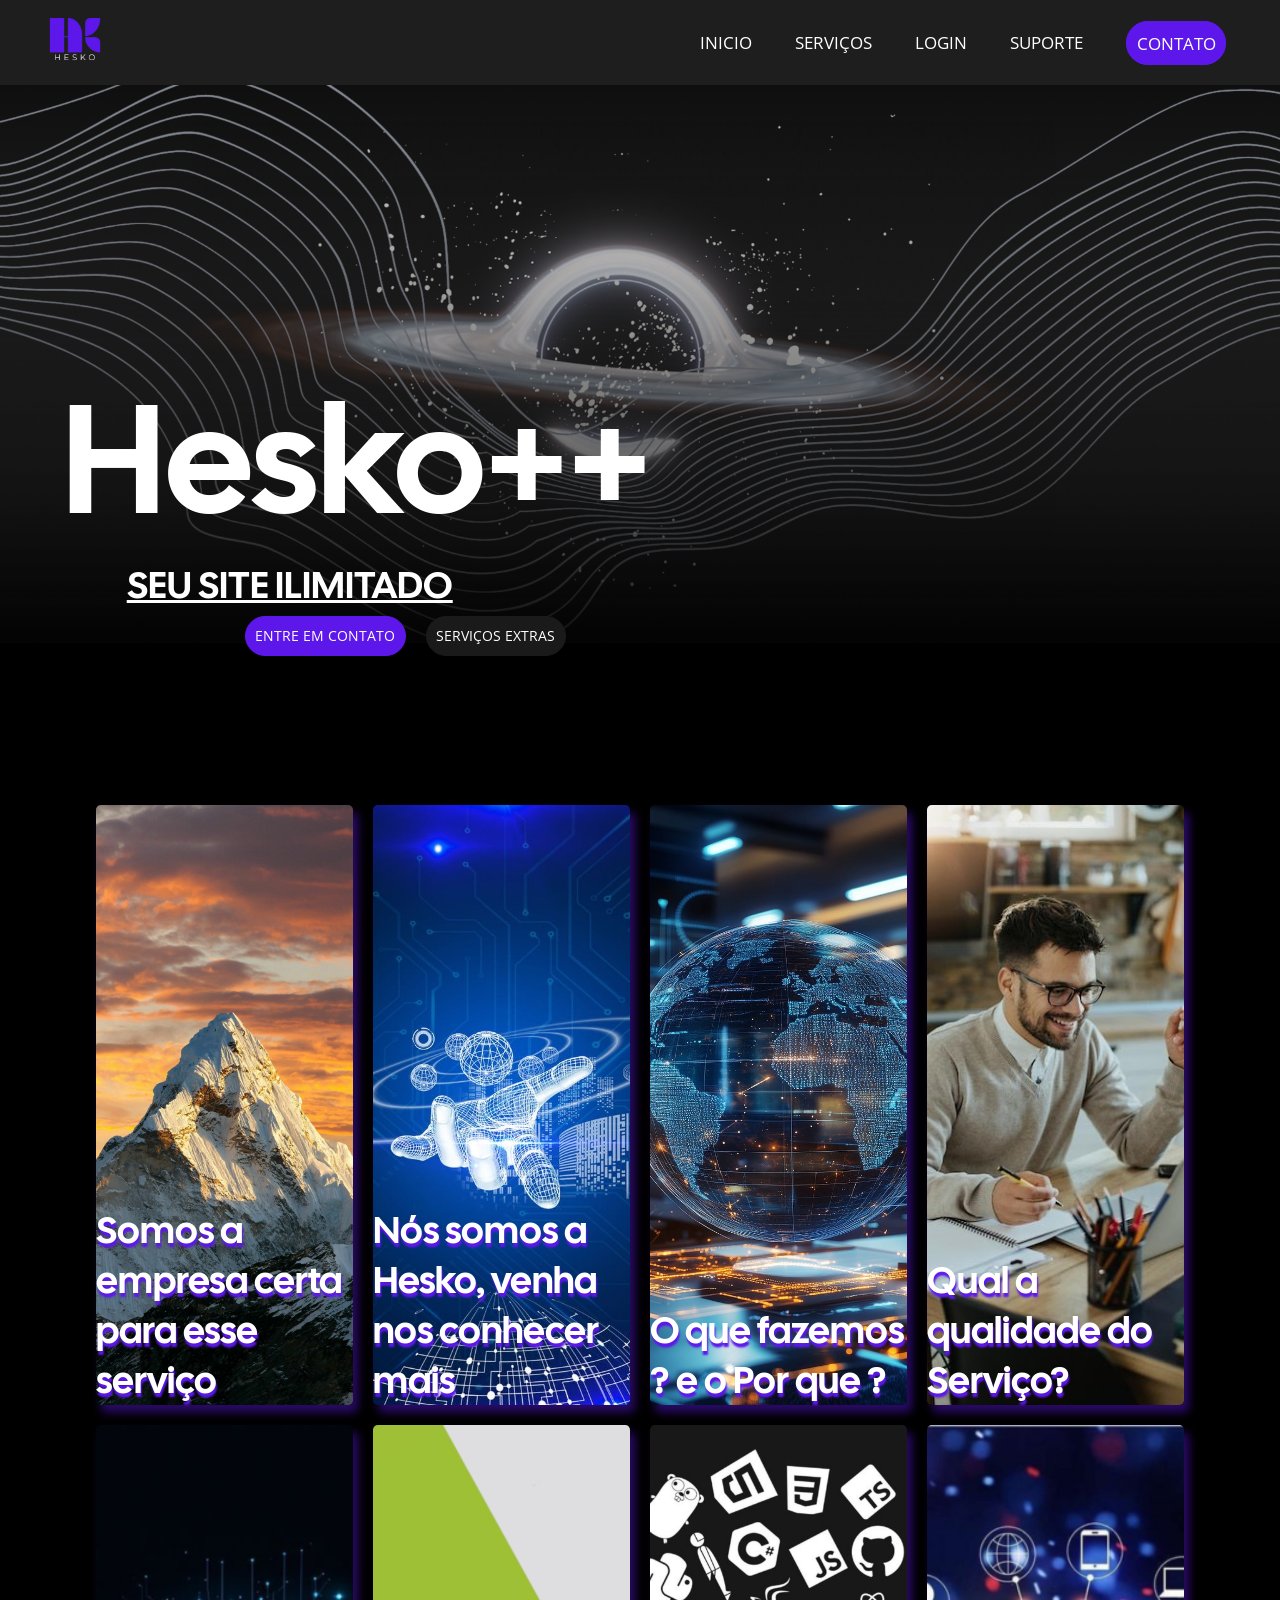
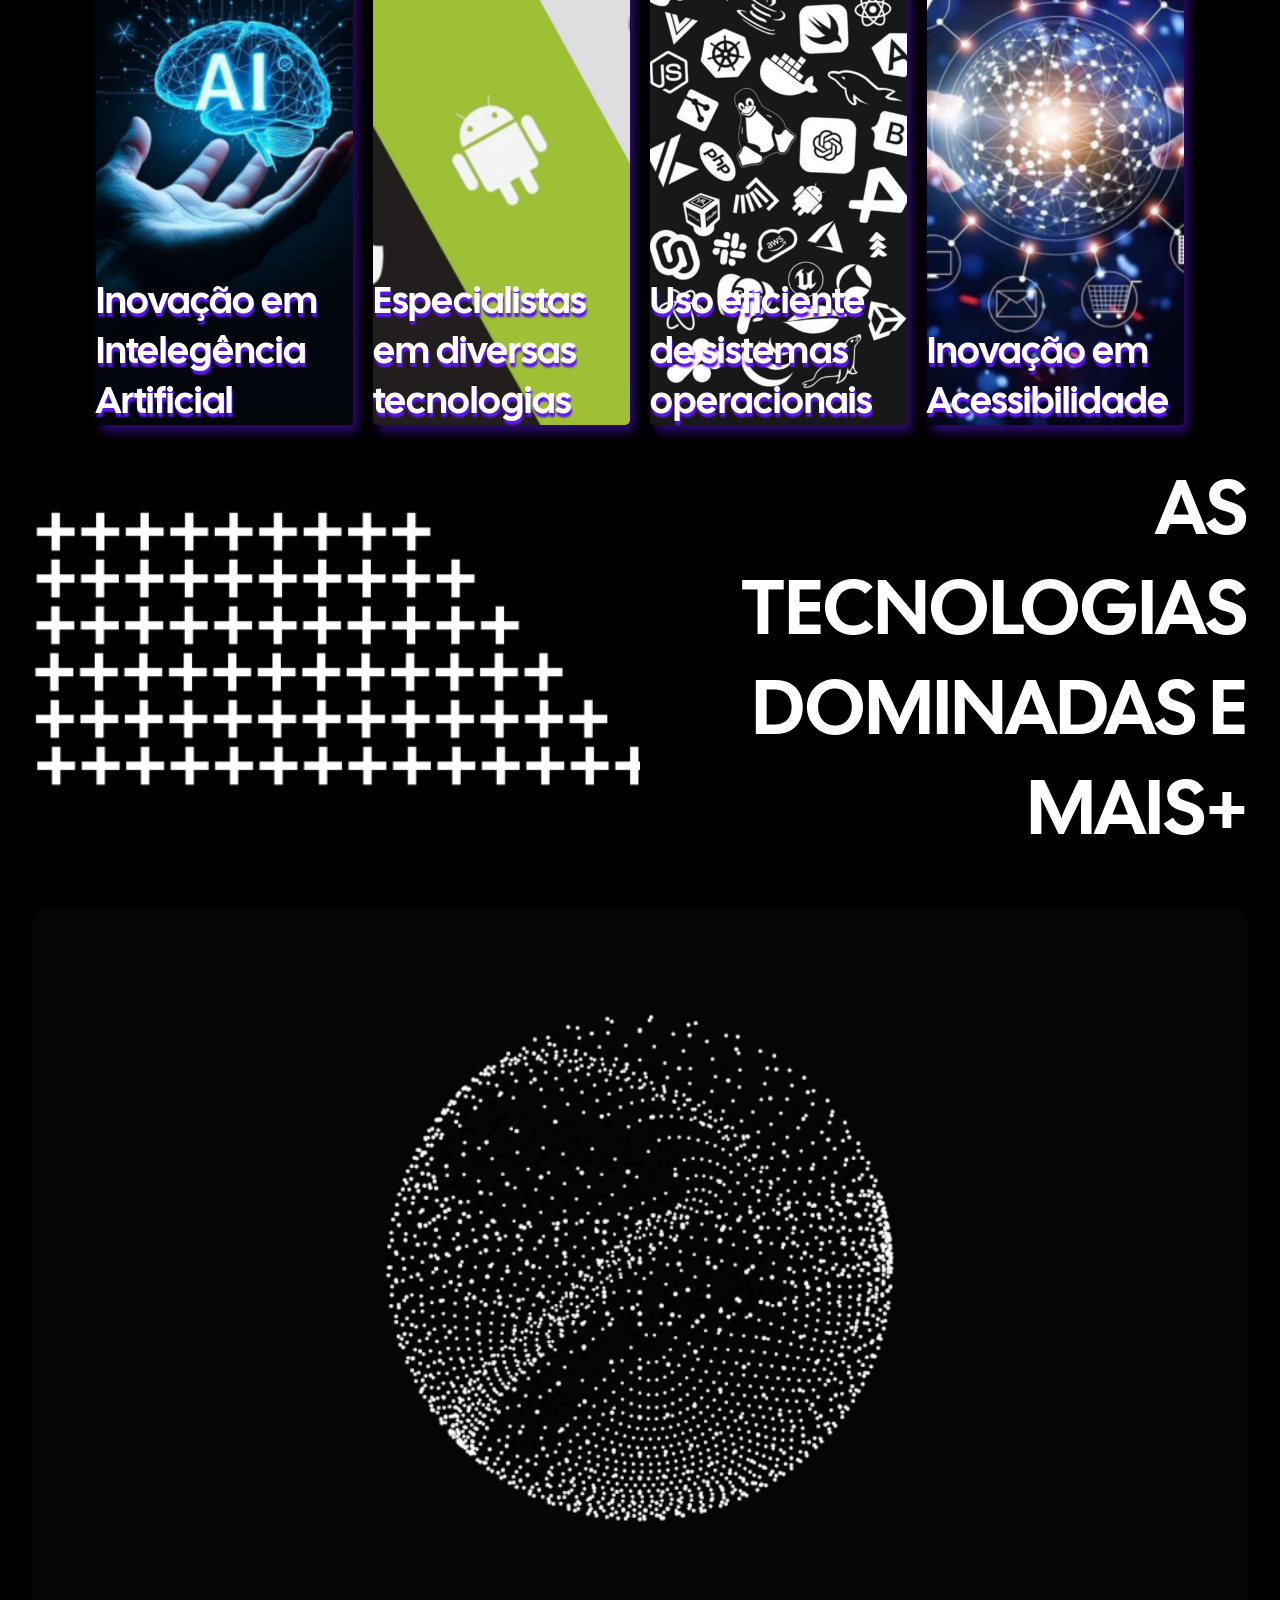
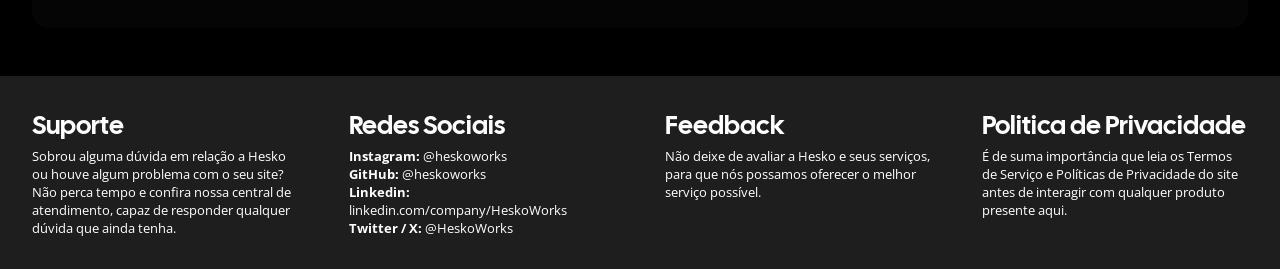
<file: index.html>
<!DOCTYPE html>
<html lang="pt-br">
<head>
    <!--Teste-->
    <meta charset="UTF-8">
    <meta name="viewport" content="width=device-width, initial-scale=1.0">
    <title>Hesko</title>
    <link rel="icon" href="./img/Hesko-remove.png">
    <link rel="stylesheet" href="css/header.css" id="message">
    <link rel="stylesheet" href="css/style.css" id="widen">
    <link rel="stylesheet" href="css/footer.css" id="resist"> 
    <link rel="preconnect" href="https://fonts.googleapis.com">
    <link rel="preconnect" href="https://fonts.gstatic.com" crossorigin>
    <link href="https://fonts.googleapis.com/css2?family=Open+Sans:ital,wght@0,300..800;1,300..800&display=swap" rel="stylesheet">
    <link rel="preconnect" href="https://fonts.googleapis.com">
    <link rel="preconnect" href="https://fonts.gstatic.com" crossorigin>
    <link href="https://fonts.googleapis.com/css2?family=Cal+Sans&family=Zalando+Sans+Expanded:ital,wght@0,200..900;1,200..900&display=swap" rel="stylesheet">
</head>
<body>
    <header>   
            <nav>
                <a href=""><img src="./img/Hesko-remove.png" alt="logo" class="logo" id="Burro" draggable="false" ></a>
               
                <ul class="menu">
                    <li class="dropdown" >
                        <a>INICIO</a>
                        <ul class="submenu" id="um">
                            <li> <button onclick="PRETO()" class="button">Mudar Modo</button></li>
                            <li> <a href="index.html"> Home </a> </li>
                        </ul>
                    </li>
                    <li class="dropdown">
                        <a>SERVIÇOS</a>
                        <ul class="submenu" >
                            <li><a href="html/servicos.html#servicos">Servicos</a></li>
                            <li> <a href="html/servicos.html#tabela"> Tabela </a></li>
                            <li><a href="html/servicos.html#orcamento">Orçamento</a></li>
                        </ul>
                    </li>
                    <li class="dropdown" >
                        <a>LOGIN</a>
                        <ul class="submenu">
                            <li><a href="html/cadastro.html">Cadastro</a></li>
                            <li><a href="html/login.html">Login</a></li>  
                        </ul>
                    </li>
                    <li class="dropdown" >
                        <a>SUPORTE</a>
                        <ul class="submenu"id="quatro">
                            <li><a href="html/pag_cliente.html">Clientes</a></li>
                            <li><a href="html/sobre_nos.html">Sobre Nós</a></li>
                            <li><a href="html/Suporte.html">Problemas</a></li> 
                        </ul>
                    </li>
                    <li class="dropdown" >
                        <a href="Suporte/Contato.html" class="borda">CONTATO</a>
                        
                    </li>
                   
                </ul>
            </nav>
    </header>
        <article>
            <img src="img/FixBackground.png" alt="foto" class="hole" id="BORACO" draggable="false" >
            <div class="subtitulo">
                <p class="apresent">Hesko++</p>
                <p class="paragrafo"><u> SEU SITE ILIMITADO </u></p>
                <div class="col-apresent">
                    <div class="botao-1">
                        <a href="Suporte/Contato.html" >ENTRE EM CONTATO</a>
                    </div>
                    <div class="botao-2">
                        <a href="html/servicos.html" >SERVIÇOS EXTRAS</a>
                    </div>
                </div>
            </div>
        </article>
         <div class="conteiner">
            <main>
                <div class="col-card" id="foto-um">                  
                    <div class="card-face card-front">
                        Somos a empresa certa para esse serviço
                    </div>
                    <div class="card-face card-back">
                        A Hesko possui uma equipe altamente qualificada para todos os serviços que forem necessários.
                    </div>
                </div>

                <div class="col-card" id="foto-dois">   
                    <div class="card-face card-front">
                         Nós somos a Hesko, venha nos conhecer mais
                    </div>
                    <div class="card-face card-back">
                        Nós somos a Hesko, estamos presentes nos 26 estados ao redor do país,
                        permitindo acessibilidade a todos os clientes de todas as regiões.
                    </div>
                </div>

                <div class="col-card" id="foto-tres">
                    <div class="card-face card-front">
                         O que fazemos ? e o Por que ?
                    </div>
                    <div class="card-face card-back">
                        A Hesko é uma empresa de consultoria de tecnologia e inovação,
                        focada em ajudar pequenos / médios comerciantes a criarem o site ideal para seus negócios.
                    </div>
                </div>

                <div class="col-card" id="foto-quatro">
                    <div class="card-face card-front">
                       Qual a qualidade do Serviço?
                    </div>
                    <div class="card-face card-back">
                        A Hesko garante consultores e CEOs que garantem a segurança e sustentabilidade do seu sistema,
                        ajudando a criar um sistema prático e interativo.
                    </div>
                </div>

                <div class="col-card" id="foto-cinco">
                    <div class="card-face card-front">
                        Inovação em Intelegência Artificial
                    </div>
                    <div class="card-face card-back">
                        Dentro da Hesko, nós contamos com o uso de inteligências artificiais
                        como uma ferramenta para aperfeiçoar ainda mais os sistemas pedidos.
                    </div>
                </div>

                <div class="col-card" id="foto-seis">
                    <div class="card-face card-front">
                        Especialistas em diversas tecnologias
                    </div>
                    <div class="card-face card-back">
                        A Hesko possui funcionários com especialidade em diversas
                        linguagens de programação, frameworks, entre outros.
                    </div>
                </div>
                      
                <div class="col-card" id="foto-sete">
                    <div class="card-face card-front">
                           Uso eficiente de sistemas operacionais
                    </div>
                    <div class="card-face card-back">
                       Nossa empresa trabalha com profissionais especializados em sistemas operacionais
                       de alta usabilidade como Linux, iOS e Android.
                    </div>
                </div>

                <div class="col-card" id="foto-oito">
                    <div class="card-face card-front">
                      Inovação em Acessibilidade
                    </div>
                    <div class="card-face card-back">
                        A nossa empresa conta com uma variedade de funções de acessibilidade
                        para todos os tipos de usuários, como pessoas com deficiências visuais
                        e auditivas, assim, facilitando o acesso a todos os públicos.
                    </div>
                </div>
            </main>
            <main-2>
                <div class="col-main-2e">
                    <div class="fotao-1">
                        
                    </div>
                </div>
                <div class="col-main-2d">
                    <p class="titulo-main-2">
                        AS TECNOLOGIAS DOMINADAS E MAIS+
                    </p>
                </div>
            </main-2>
        </div>     
        <section id="section" >
            <div class="col-section" id="sec-um">
                <h2>
                   <u>Seu Site sem Limites</u>
                </h2>
                    <p class="p-section-1">
                        Com Qualidade de acesso
                    </p>
                     <p class="p-section-2">
                        No mundo inteiro
                    </p>
                     <p class="p-section-3">
                        Onde estiver
                    </p>
                    <p class="p-section-4">
                       <u>Mais</u>
                    </p>
            </div>
            <div class="col-section" id="sec-dois">
                    <div class="Jesus">
                        <button onclick="playAnimation()" id="Death" class="role" ></button>
                    </div>
                </div>
            <div class="col-section"  id="sec-tres">
                <div class="sec-tres">
                <h1>
                    Nossa empresa no mundo 
                </h1> 
                <p>
                    A Hesko também está se expandindo para o mundo, começando pela América Latina, estando presente em
                    mais de 30 países, como Argentina, Paraguai, Uruguai, Chile, Colômbia, Costa Rica, Bolívia, Peru, entre outros.
                

            A Hesko também planeja se expandir paraa outros continentes, como Europa, Ásia e África, começando na Europa por
                  países como França, Alemanha, Espanha, Itália e Reino Unido. Na Ásia, nos queremos começar principalmente pela China e
                    pelo Japão. Já na África, nos queremos nos expandir para os polos tecnológicos, com Quênia , Gana, África do Sul,
                    Nigéria e Egito.
                </p>
                </div>      
            </div>
        </section>
    <footer>
        <div class="conteiner-footer">
            <div class="col-footer">
                <div class="col-interior">
                    <h1>Suporte</h1>
                    <p>Sobrou alguma dúvida em relação a Hesko ou houve algum problema com o seu site? Não perca tempo e confira nossa central de atendimento,
                    capaz de responder qualquer dúvida que ainda tenha.  </p>
                </div>
            </div>
            <div class="col-footer">
                <div class="col-interior" id="redes-sociais">
                    <h1>Redes Sociais</h1>
                    <p><b>Instagram:</b> @heskoworks </p>
                    <p><b>GitHub:</b> @heskoworks </p>
                    <p><b>Linkedin:</b> linkedin.com/company/HeskoWorks</p>
                    <p><b>Twitter / X:</b> @HeskoWorks </p> 
                </div>
            </div>
            <div class="col-footer">
                <div class="col-interior">
                    <h1>Feedback</h1>
                    <p>   Não deixe de avaliar a Hesko e seus serviços, para que nós possamos oferecer o melhor serviço possível.</p>
                </div>
            </div>
            <div class="col-footer">
                <div class="col-interior">
                    <h1>Politica de Privacidade</h1>
                    <p> É de suma importância que leia os Termos de Serviço e Políticas de Privacidade do site antes de interagir com qualquer produto presente aqui.</p>
                </div>
            </div>
        </div>
    </footer>
    <script src="./Script/Script.js" ></script>
</body>
</html>
</file>
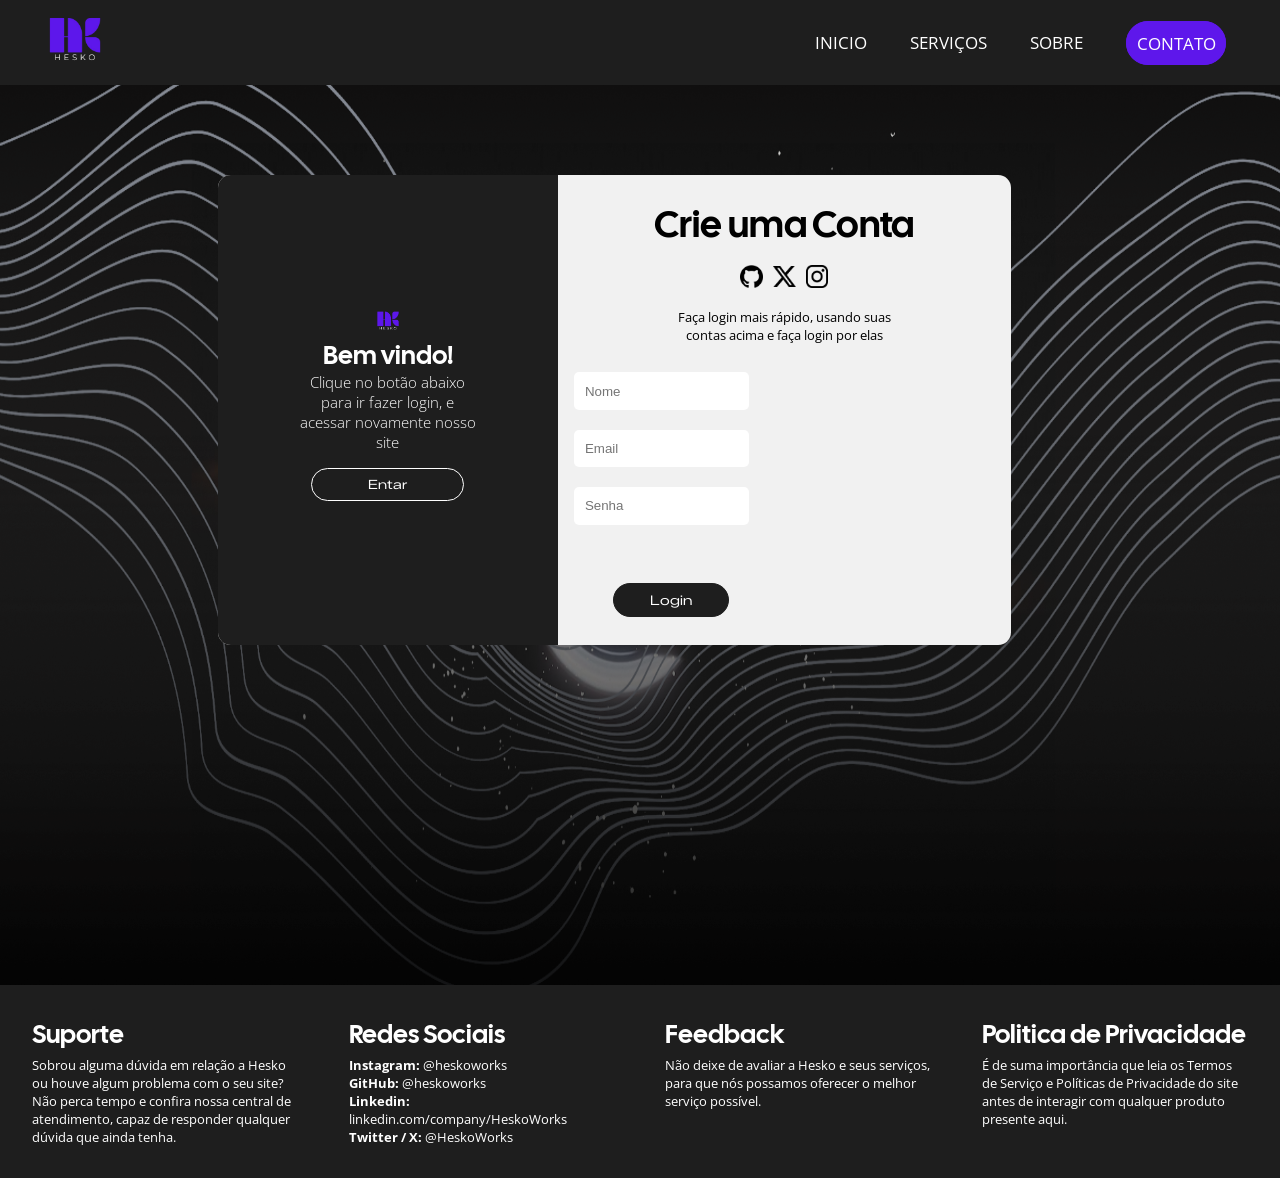
<file: html/cadastro.html>
<!DOCTYPE html>
<html lang="pt-br">
<head>
    <meta charset="UTF-8">
    <meta name="viewport" content="width=device-width, initial-scale=1.0">
    <link rel="stylesheet" href="../css/header.css" id="message" >
    <link rel="stylesheet" href="../css/style.css" id="widen" >
    <link rel="stylesheet" href="../css/footer.css" id="resist" >
    <link rel="preconnect" href="https://fonts.googleapis.com">
    <link rel="icon" href="../img/Hesko-remove.png">
    <link rel="preconnect" href="https://fonts.gstatic.com" crossorigin>
    <link href="https://fonts.googleapis.com/css2?family=Open+Sans:ital,wght@0,300..800;1,300..800&display=swap" rel="stylesheet">
    <link rel="preconnect" href="https://fonts.googleapis.com">
    <link rel="preconnect" href="https://fonts.gstatic.com" crossorigin>
    <link href="https://fonts.googleapis.com/css2?family=Cal+Sans&family=Zalando+Sans+Expanded:ital,wght@0,200..900;1,200..900&display=swap" rel="stylesheet">
    <title>Cadastro</title>
</head>
<body>
    <header>   
            <nav>
                <a href="../index.html"><img src="../img/Hesko-remove.png" alt="logo" class="logo" id="Burro" draggable="false" ></a>
               
                <ul class="menu">
                    <li class="dropdown" >
                        <a>INICIO</a>
                        <ul class="submenu"id="um">
                            <li> <button onclick="PretoGeral()" class="button">Mudar Modo</button></li>
                            <li> <a href="../index.html"> Home </a></li>
                        </ul>
                    </li>
                    <li class="dropdown">
                        <a>SERVIÇOS</a>
                        <ul class="submenu" >
                            <li> <a href="../html/servicos.html">Pacotes</a> </li>
                            <li> <a href="../html/servicos.html#tabela"> Tabela </a></li>
                            <li><a href="../html/servicos.html#orcamento">Orçamento</a></li>
                        </ul>
                    </li>
                    <li class="dropdown" >
                        <a>SOBRE</a>
                        <ul class="submenu"id="quatro">
                            <li><a href="pag_cliente.html">Clientes</a></li>
                            <li><a href="sobre_nos.html">Sobre Nós</a></li>
                        </ul>
                    </li>
                    <li class="dropdown" >
                        <a href="Chat.html" class="borda">CONTATO</a>
                        
                    </li>
                   
                </ul>
            </nav>
    </header>
    <div class="conteiner-login">
            <img src="../img/FixBackground.png" alt="foto" class="Fundo_login" id="BORACO" draggable="false" >

        <div class="div-login">
            <div class="col-e">
                <img src="../img/Hesko-remove.png" draggable="false">
                <h1>Bem vindo!</h1>
                <p>Clique no botão abaixo para ir fazer login, e acessar novamente nosso site</p>
                <button><a href="login.html">Entar</a></button>
            </div>
            <div class="col-d">
                <div class="Pai">
                    <h1 class="Modo" >Crie uma Conta</h1>
                    <div class="logs">
                        <div class="circulo">
                            <img src="../img/github_foto.png" id="a" draggable="false" >
                        </div>
                        <div class="circulo">
                            <img src="../img/X_foto.png" id="b" draggable="false" >
                            </div>
                        <div class="circulo">
                            <img src="../img/instagram_foto.png" id="c" draggable="false" >
                        </div>
                    </div>
                    <div class="texto">
                        <p>Faça login mais rápido, usando suas contas acima e faça login por elas</p>
                    </div>
                    <div class="card">
                        <input type="text" placeholder="Nome" required autocomplete="off" >
                        <input type="email" placeholder="Email" required autocomplete="off" >
                        <input type="password" placeholder="Senha" required minlength="12" maxlength="15" autocomplete="off" >
                        <br>
                        <button><a href="../index.html">Login</a></button>
                    </div>
                </div>
            </div>
        </div>
    </div>
    <footer>
        <div class="conteiner-footer">
            <div class="col-footer">
                <div class="col-interior">
                    <h1>Suporte</h1>
                    <p>Sobrou alguma dúvida em relação a Hesko ou houve algum problema com o seu site? Não perca tempo e confira nossa central de atendimento,
                    capaz de responder qualquer dúvida que ainda tenha.  </p>
                </div>
            </div>
            <div class="col-footer">
                <div class="col-interior" id="redes-sociais">
                    <h1>Redes Sociais</h1>
                    <p><b>Instagram:</b> @heskoworks </p>
                    <p><b>GitHub:</b> @heskoworks </p>
                    <p><b>Linkedin:</b> linkedin.com/company/HeskoWorks</p>
                    <p><b>Twitter / X:</b> @HeskoWorks </p>  
                </div>
            </div>
            <div class="col-footer">
                <div class="col-interior">
                    <h1>Feedback</h1>
                    <p>   Não deixe de avaliar a Hesko e seus serviços, para que nós possamos oferecer o melhor serviço possível.</p>
                </div>
            </div>
            <div class="col-footer">
                <div class="col-interior">
                    <h1>Politica de Privacidade</h1>
                    <p> É de suma importância que leia os Termos de Serviço e Políticas de Privacidade do site antes de interagir com qualquer produto presente aqui.</p>
                </div>
            </div>
        </div>
    </footer>
    <script src="../Script/Script.js" ></script>
</body>
</html>
</file>
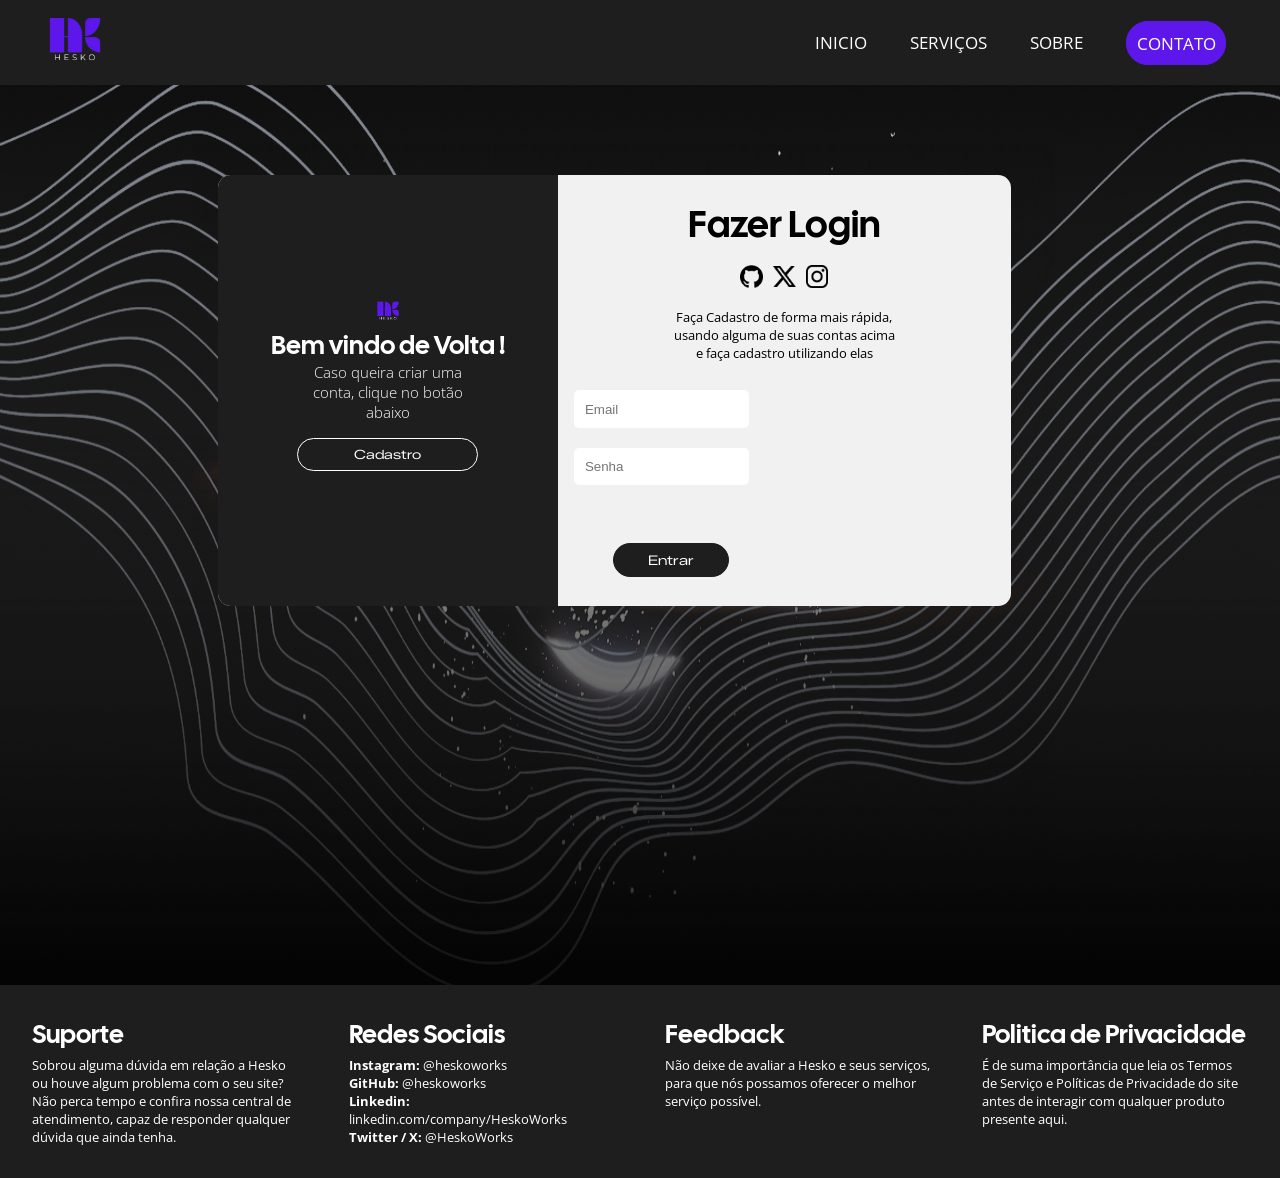
<file: html/login.html>
<!DOCTYPE html>
<html lang="pt-br">
<head>
    <meta charset="UTF-8">
    <meta name="viewport" content="width=device-width, initial-scale=1.0">
    <link rel="stylesheet" href="../css/header.css" id="message" >
    <link rel="stylesheet" href="../css/style.css" id="widen" >
    <link rel="stylesheet" href="../css/footer.css" id="resist" >
    <link rel="preconnect" href="https://fonts.googleapis.com">
    <link rel="icon" href="../img/Hesko-remove.png">
    <link rel="preconnect" href="https://fonts.gstatic.com" crossorigin>
    <link href="https://fonts.googleapis.com/css2?family=Open+Sans:ital,wght@0,300..800;1,300..800&display=swap" rel="stylesheet">
    <link rel="preconnect" href="https://fonts.googleapis.com">
    <link rel="preconnect" href="https://fonts.gstatic.com" crossorigin>
    <link href="https://fonts.googleapis.com/css2?family=Cal+Sans&family=Zalando+Sans+Expanded:ital,wght@0,200..900;1,200..900&display=swap" rel="stylesheet">
    <title>Login</title>
</head>
<body>
    <header>   
            <nav>
                <a href="../index.html"><img src="../img/Hesko-remove.png" alt="logo" class="logo" id="Burro" ></a>
               
                <ul class="menu">
                    <li class="dropdown" >
                        <a>INICIO</a>
                        <ul class="submenu"id="um">
                            <li> <button onclick="PretoGeral()" class="button">Mudar Modo</button></li>
                            <li> <a href="../index.html"> Home </a></li>
                        </ul>
                    </li>
                    <li class="dropdown">
                        <a>SERVIÇOS</a>
                        <ul class="submenu" >
                            <li> <a href="../html/servicos.html">Pacotes</a> </li>
                            <li> <a href="../html/servicos.html#tabela"> Tabela </a></li>
                            <li><a href="../html/servicos.html#orcamento">Orçamento</a></li>
                        </ul>
                    </li>
                    <li class="dropdown" >
                        <a href="#">SOBRE</a>
                        <ul class="submenu"id="quatro">
                            <li><a href="pag_cliente.html">Clientes</a></li>
                            <li><a href="sobre_nos.html">Sobre Nós</a></li>
                        </ul>
                    </li>
                    <li class="dropdown" >
                        <a href="../Suporte/Chat.html" class="borda">CONTATO</a>
                        
                    </li>
                   
                </ul>
            </nav>
    </header>
    <div class="conteiner-login">
            <img src="../img/FixBackground.png" alt="foto" class="Fundo_login" id="BORACO" draggable="false">
            

        <div class="div-login">
            <div class="col-e">
                <img src="../img/Hesko-remove.png" alt="">
                <h1>Bem vindo de Volta !</h1>
                <p>Caso queira criar uma conta, clique no botão abaixo</p>
                <button ><a href="cadastro.html">Cadastro</a></button>
            </div>
            <div class="col-d">
                <div class="Pai">
                    <h1 class="Modo" >Fazer Login</h1>
                    <div class="logs">
                        <div class="circulo">
                            <img src="../img/github_foto.png" id="a"draggable="false">
                        </div>
                        <div class="circulo">
                            <img src="../img/X_foto.png" id="b"draggable="false">
                            </div>
                        <div class="circulo">
                            <img src="../img/instagram_foto.png" id="c"draggable="false">
                        </div>
                    </div>
                    <div class="texto">
                        <p>Faça Cadastro de forma mais rápida, usando alguma de suas contas acima e faça cadastro utilizando elas</p>
                    </div>
                    <div class="card">
                        
                        <input type="email" placeholder="Email" required id="Email" autocomplete="off" >
                        <input type="password" placeholder="Senha" required minlength="12" maxlength="15" id="pass" autocomplete="off" >
                        <br>
                        <button><a onclick="COISA()">Entrar</a></button>
                    </div>
                </div>
            </div>
        </div>
    </div>
    <footer>
        <div class="conteiner-footer">
            <div class="col-footer">
                <div class="col-interior">
                    <h1>Suporte</h1>
                    <p>Sobrou alguma dúvida em relação a Hesko ou houve algum problema com o seu site? Não perca tempo e confira nossa central de atendimento,
                    capaz de responder qualquer dúvida que ainda tenha.  </p>
                </div>
            </div>
            <div class="col-footer">
                <div class="col-interior" id="redes-sociais">
                    <h1>Redes Sociais</h1>
                    <p><b>Instagram:</b> @heskoworks </p>
                    <p><b>GitHub:</b> @heskoworks </p>
                    <p><b>Linkedin:</b> linkedin.com/company/HeskoWorks</p>
                    <p><b>Twitter / X:</b> @HeskoWorks </p>  
                </div>
            </div>
            <div class="col-footer">
                <div class="col-interior">
                    <h1>Feedback</h1>
                    <p>   Não deixe de avaliar a Hesko e seus serviços, para que nós possamos oferecer o melhor serviço possível.</p>
                </div>
            </div>
            <div class="col-footer">
                <div class="col-interior">
                    <h1>Politica de Privacidade</h1>
                    <p> É de suma importância que leia os Termos de Serviço e Políticas de Privacidade do site antes de interagir com qualquer produto presente aqui.</p>
                </div>
            </div>
        </div>
    </footer>
    <script src="../Script/Script.js" ></script>
</body>
</html>
</file>
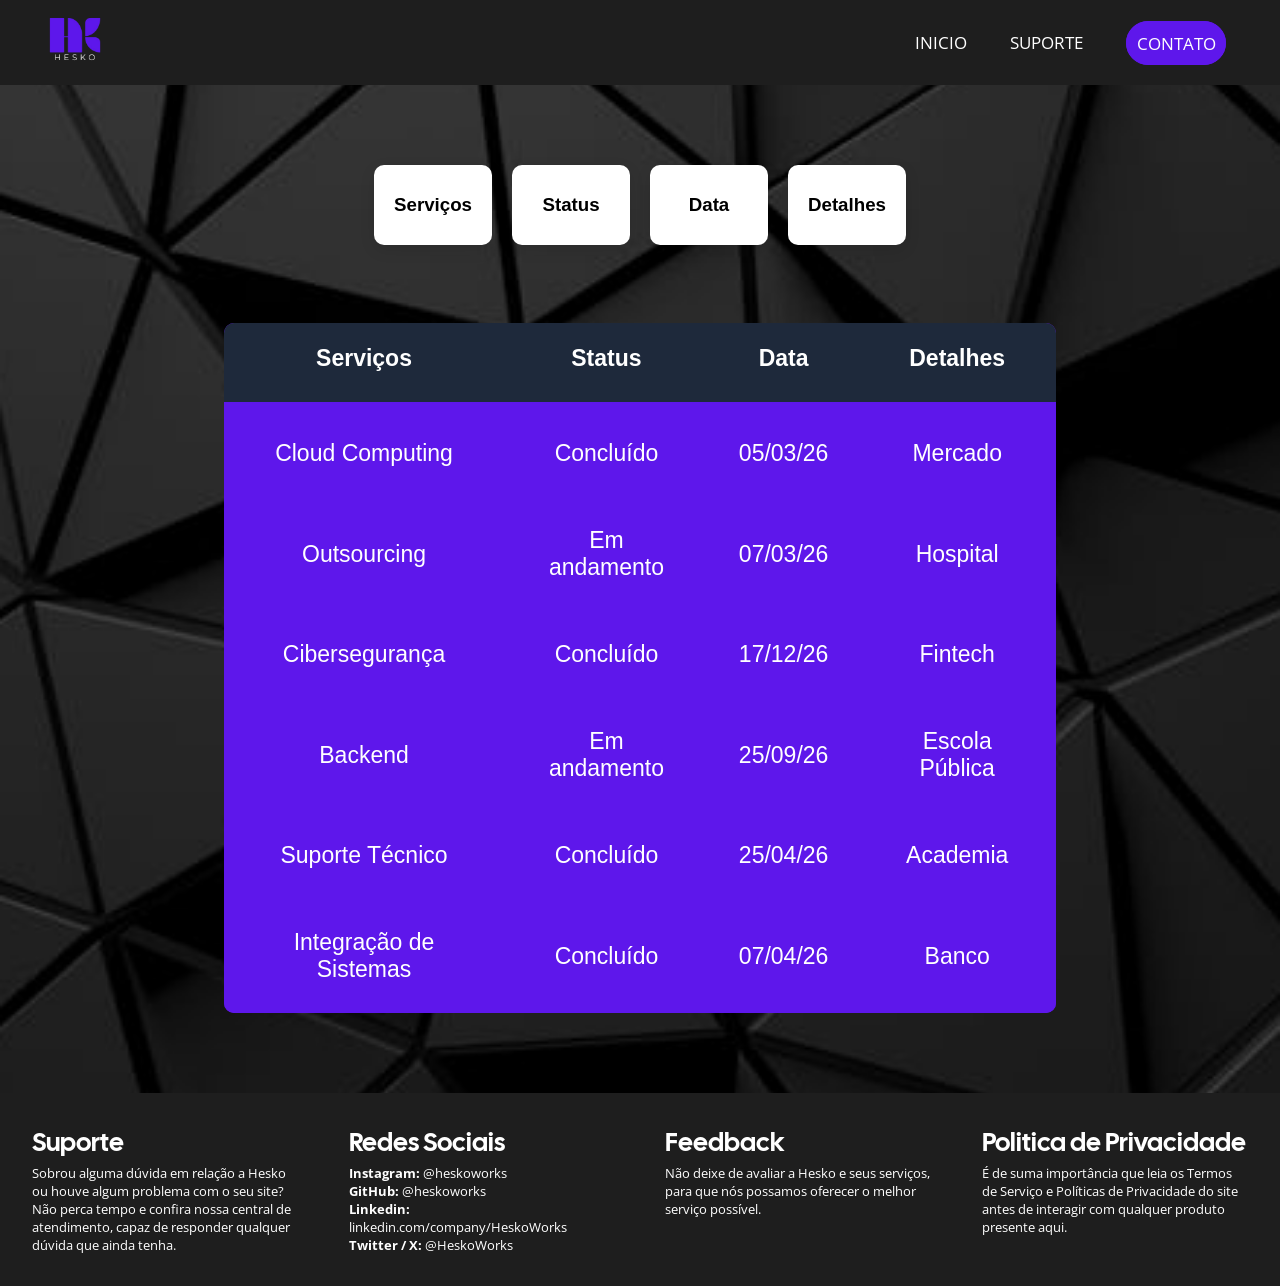
<file: html/pag_cliente.html>
<!DOCTYPE html>
<html lang="pt-br">
<head>
    <meta charset="UTF-8">
    <meta name="viewport" content="width=device-width, initial-scale=1.0">
    <title>Área do Cliente</title>
    <link rel="icon" href="../img/Hesko-remove.png">
    <link rel="stylesheet" href="../css/pag_cliente.css"  id="widen" >
    <link rel="stylesheet" href="../css/footer.css"  id="resist" >
    <link rel="stylesheet" href="../css/header.css" id="message" >
    <link rel="preconnect" href="https://fonts.googleapis.com">
    <link rel="preconnect" href="https://fonts.gstatic.com" crossorigin>
    <link href="https://fonts.googleapis.com/css2?family=Open+Sans:ital,wght@0,300..800;1,300..800&display=swap" rel="stylesheet">
    <link rel="preconnect" href="https://fonts.googleapis.com">
    <link rel="preconnect" href="https://fonts.gstatic.com" crossorigin>
    <link href="https://fonts.googleapis.com/css2?family=Cal+Sans&family=Zalando+Sans+Expanded:ital,wght@0,200..900;1,200..900&display=swap" rel="stylesheet">
    
</head>
<body>
     <header>   
            <nav>
                <a href="../index.html"><img src="../img/Hesko-remove.png" alt="logo" class="logo" id="Burro" ></a>
               
                <ul class="menu">
                    <li class="dropdown" >
                        <a>INICIO</a>
                        <ul class="submenu"id="um">
                            <li> <button onclick="Preto()" class="button">Mudar Modo</button></li>
                            <li> <a href="../index.html">Home</a></li>
                        </ul>
                    </li>
                    <li class="dropdown" >
                        <a>SUPORTE</a>
                        <ul class="submenu">
                            <li> <a href="./Suporte.html"> Problemas </a></li>
                        </ul>
                    </li>
                    <li class="dropdown" >
                        <a href="../Suporte/Contato.html" class="borda">CONTATO</a>
                        
                    </li>
                   
                </ul>
            </nav>
    </header>
  
<div class="conteiner-cliente">
    <article class="dashboard">
        <div class="card">
            <h3>Serviços</h3>
            <span id="Serviços"></span>
        </div>
        <div class="card">
            <h3>Status</h3>
            <span id="Status"></span>
        </div>
        <div class="card">
            <h3>Data</h3>
            <span id="Data"></span>
        </div>
        <div class="card">
            <h3>Detalhes</h3>
            <span id="Detalhes"></span>
        </div> 
    </article>
    <section>
        <table>
            <thead>
                <tr>
                    <th>Serviços</th>
                    <th>Status</th>
                    <th>Data</th>
                    <th>Detalhes</th> 
                </tr>
            </thead>
            <tbody id="lista-serviços">
                <tr><td>Cloud Computing</td>
                    <td>Concluído</td>
                    <td>05/03/26</td>
                    <td>Mercado</td></tr>
                <tr>
                    <td>Outsourcing</td>
                    <td>Em andamento</td>
                    <td>07/03/26</td>
                    <td>Hospital</td>
                </tr>
                <tr>
                    <td>Cibersegurança </td>
                    <td>Concluído</td>
                    <td>17/12/26</td>
                    <td>Fintech</td>
                </tr>
                <tr>
                    <td>Backend</td>
                    <td>Em andamento</td>
                    <td>25/09/26</td>
                    <td>Escola Pública</td>
                </tr>
                <tr>
                    <td>Suporte Técnico</td>
                    <td>Concluído</td>
                    <td>25/04/26</td>
                    <td>Academia</td>
                </tr>
                <tr>
                    <td>Integração de Sistemas</td>
                    <td>Concluído</td>
                    <td>07/04/26</td>
                    <td>Banco</td>
                </tr>
            </tbody>
        </table>
    </section>     
</div>

    <footer>
        <div class="conteiner-footer">
            <div class="col-footer">
                <div class="col-interior">
                    <h1>Suporte</h1>
                    <p>Sobrou alguma dúvida em relação a Hesko ou houve algum problema com o seu site? Não perca tempo e confira nossa central de atendimento,
                    capaz de responder qualquer dúvida que ainda tenha.  </p>
                </div>
            </div>
            <div class="col-footer">
                <div class="col-interior" id="redes-sociais">
                    <h1>Redes Sociais</h1>
                    <p><b>Instagram:</b> @heskoworks </p>
                    <p><b>GitHub:</b> @heskoworks </p>
                    <p><b>Linkedin:</b> linkedin.com/company/HeskoWorks</p>
                    <p><b>Twitter / X:</b> @HeskoWorks </p>  
                </div>
            </div>
            <div class="col-footer">
                <div class="col-interior">
                    <h1>Feedback</h1>
                    <p>   Não deixe de avaliar a Hesko e seus serviços, para que nós possamos oferecer o melhor serviço possível.</p>
                </div>
            </div>
            <div class="col-footer">
                <div class="col-interior">
                    <h1>Politica de Privacidade</h1>
                    <p> É de suma importância que leia os Termos de Serviço e Políticas de Privacidade do site antes de interagir com qualquer produto presente aqui.</p>
                </div>
            </div>
        </div>
    </footer>
    <script src="../Script/Script.js" ></script>
</body>
</html>
</file>
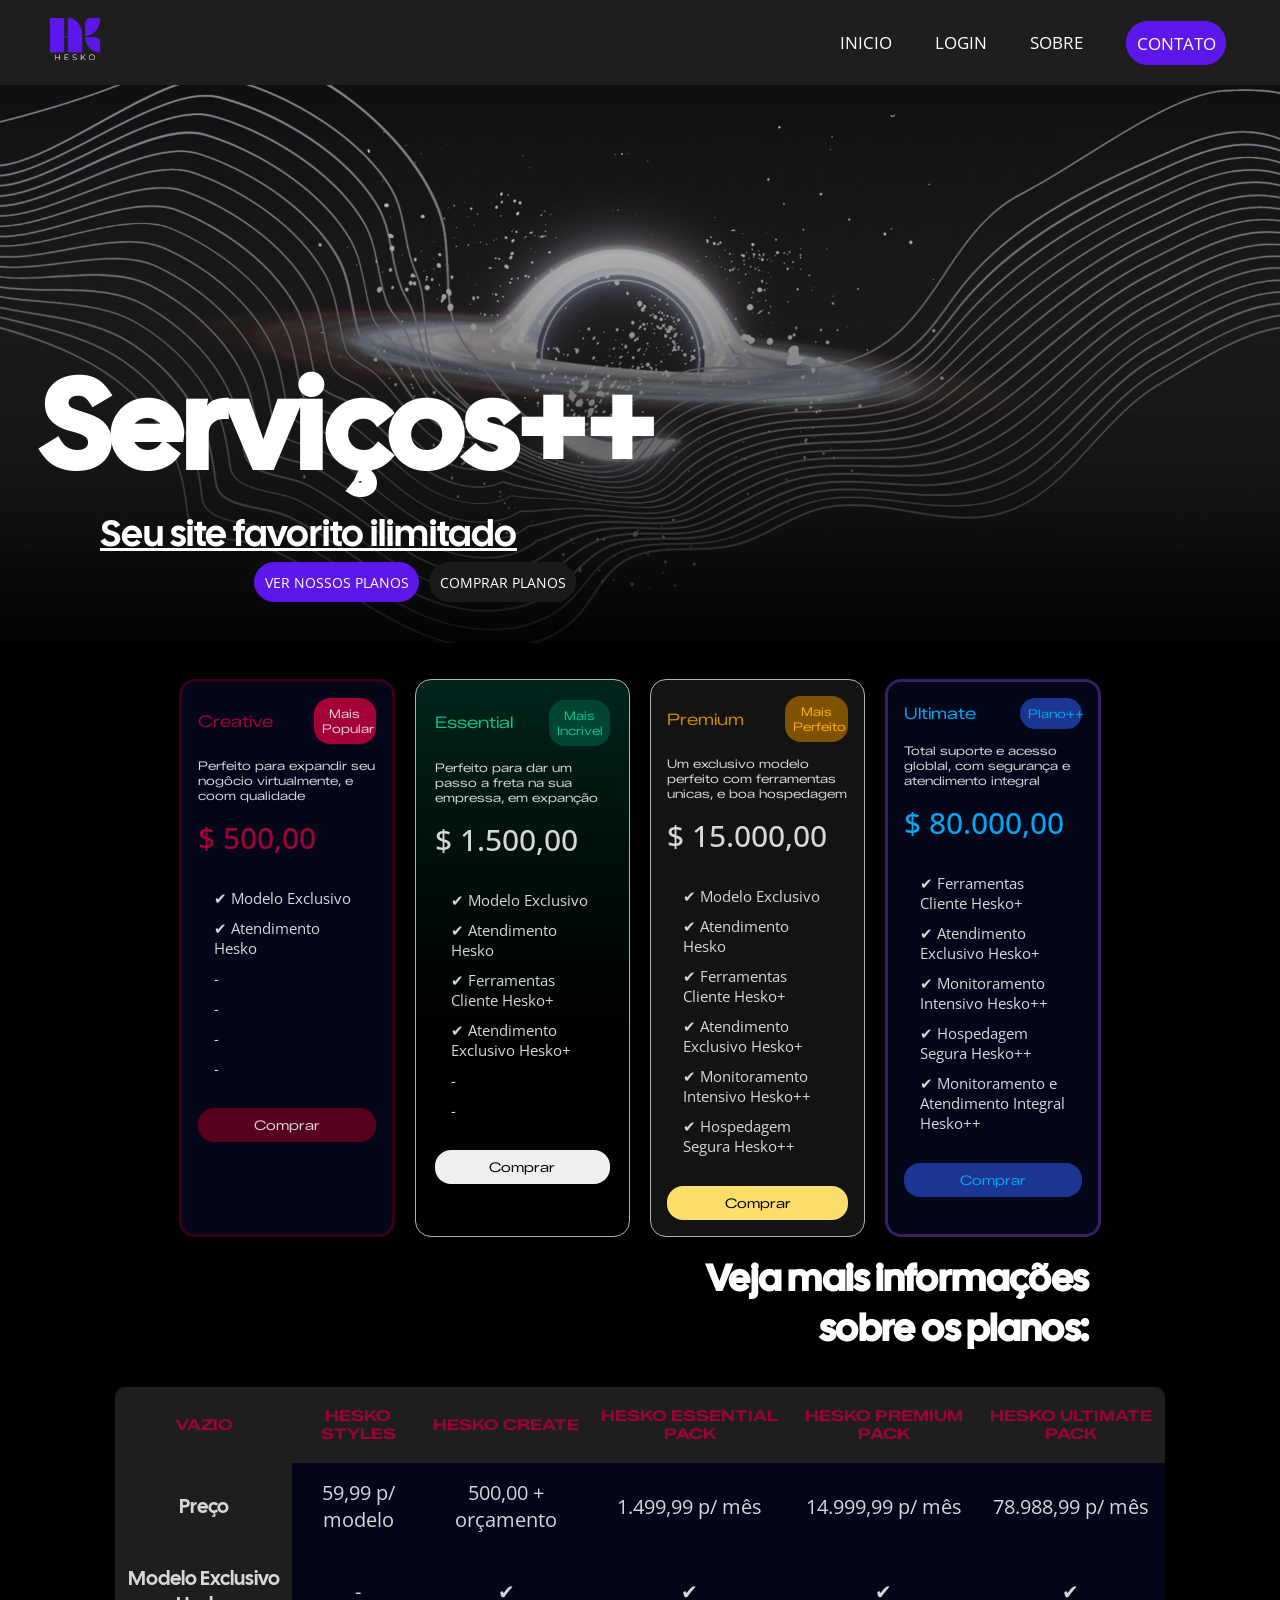
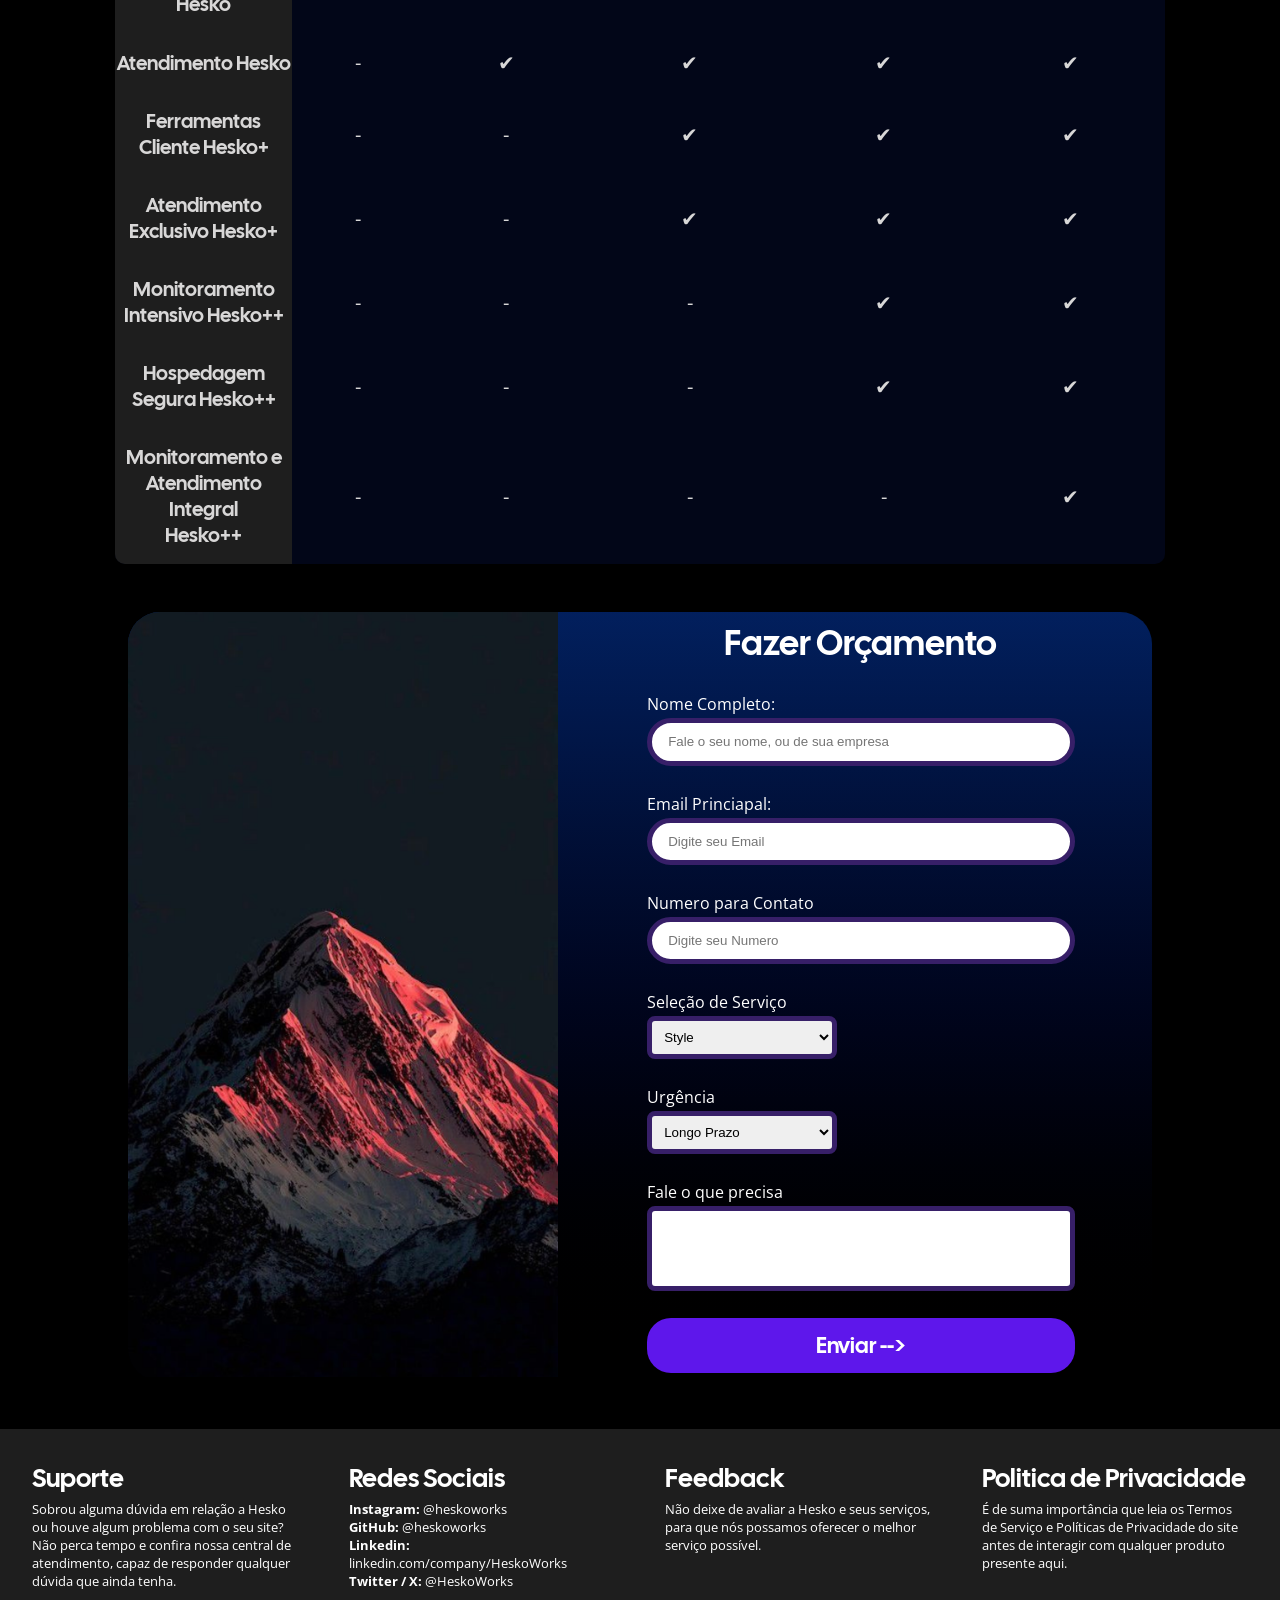
<file: html/servicos.html>
<!DOCTYPE html>
<html lang="pt-br">
<head>
    <meta charset="UTF-8">
    <meta name="viewport" content="width=device-width, initial-scale=1.0">
    <title>Serviços</title>
    <link rel="icon" href="../img/Hesko-remove.png">
    <link rel="stylesheet" href="../css/header.css" id="message">
    <link rel="stylesheet" href="../css/footer.css" id="resist"> 
    <link rel="stylesheet" href="../css/styles_Servicos.css" id="Serv" >
    <link rel="preconnect" href="https://fonts.googleapis.com">
    <link rel="preconnect" href="https://fonts.gstatic.com" crossorigin>
    <link href="https://fonts.googleapis.com/css2?family=Open+Sans:ital,wght@0,300..800;1,300..800&display=swap" rel="stylesheet">
    <link rel="preconnect" href="https://fonts.googleapis.com">
    <link rel="preconnect" href="https://fonts.gstatic.com" crossorigin>
    <link href="https://fonts.googleapis.com/css2?family=Cal+Sans&family=Zalando+Sans+Expanded:ital,wght@0,200..900;1,200..900&display=swap" rel="stylesheet">
    <link rel="preconnect" href="https://fonts.googleapis.com">
    <link rel="preconnect" href="https://fonts.gstatic.com" crossorigin>
    <link href="https://fonts.googleapis.com/css2?family=Cal+Sans&family=Geologica:wght,CRSV@100..900,0&family=Zalando+Sans+Expanded:ital,wght@0,200..900;1,200..900&display=swap" rel="stylesheet">
</head>
<body>
    <header>   
            <nav>
                <a href="../index.html"><img src="../img/Hesko-remove.png" alt="logo" class="logo" id="Burro" ></a>
               
                <ul class="menu">
                    <li class="dropdown" >
                        <a>INICIO</a>
                        <ul class="submenu"id="um">
                            <li> <button onclick="PretoServico()" class="button">Mudar Modo</button></li>
                            <li> <a href="../index.html">Home</a></li>
                        </ul>
                    </li>
                    <li class="dropdown" >
                        <a>LOGIN</a>
                        <ul class="submenu">
                            <li><a href="cadastro.html">Cadastro</a></li>
                            <li><a href="login.html">Login</a></li>  
                            
                        </ul>
                    </li>
                    <li class="dropdown" >
                        <a>SOBRE</a>
                        <ul class="submenu"id="quatro">
                            <li><a href="pag_cliente.html">Clientes</a></li>
                            <li><a href="sobre_nos.html">Sobre Nós</a></li>
                            <li> <a href="./Suporte.html"> Problemas </a></li>
                        </ul>
                    </li>
                    <li class="dropdown" >
                        <a href="../Suporte/Contato.html" class="borda">CONTATO</a>
                        
                    </li>
                   
                </ul>
            </nav>
    </header>
    <div class="conteiner">
    <section>
        <div class="fotao">
            <img src="../img/FixBackground.png" alt="" id="BORACO" >
            <div class="texto-titulo">
                <h1>Serviços++</h1>
                <p><u>Seu site favorito ilimitado </u></p>
                <div class="botoes-inicio">
                    <div class="botao1"><a href="#servicos"> VER NOSSOS PLANOS</a></div>
                    <div class="botao2"><a href="#orcamento"> COMPRAR PLANOS</a></div>
                </div>
            </div>
        </div>  
    </section>
    
    <main class="cards" id="servicos">
        <div class="col-4">
            <div class="pai-4">
                <div class="nome-4">Creative</div>
                <button class="especifico-4">Mais Popular</button>
            </div>
            <div class="pequena-desc">Perfeito para expandir seu nogôcio virtualmente, e coom qualidade</div>
            <div class="preco-4">$ 500,00</div>
            <div class="topicos">
                <p>✔ Modelo Exclusivo</p>
                <p>✔ Atendimento Hesko</p>
                <p>-</p>
                <p>-</p>
                <p>-</p>
                <p>-</p>
            </div>
            <button class="comprar-4"><a href=""> Comprar</a></button>
        </div>
        <div class="col-1">
            <div class="pai">
                <div class="nome">Essential</div>
                <button class="especifico">Mais Incrivel</button>
            </div>
            <div class="pequena-desc">Perfeito para dar um passo a freta na sua empressa, em expanção</div>
            <div class="preco">$ 1.500,00</div>
            <div class="topicos">
                <p>✔ Modelo Exclusivo</p>
                <p>✔ Atendimento Hesko</p>
                <p>✔ Ferramentas Cliente Hesko+</p>
                <p>✔ Atendimento Exclusivo Hesko+</p>
                <p>-</p>
                <p>-</p>
            </div>
            <button class="comprar"><a href=""> Comprar</a> </button>
        </div>
        
        <div class="col-2">
            <div class="pai-2">
                <div class="nome-2">Premium</div>
                <button class="especifico-2">Mais Perfeito</button>
            </div>
            <div class="pequena-desc">Um exclusivo modelo perfeito com ferramentas unicas, e boa hospedagem</div>
            <div class="preco-2">$ 15.000,00</div>
            <div class="topicos">
                <p>✔ Modelo Exclusivo</p>
                <p>✔ Atendimento Hesko</p>
                <p>✔ Ferramentas Cliente Hesko+</p>
                <p>✔ Atendimento Exclusivo Hesko+</p>
                <p>✔ Monitoramento Intensivo Hesko++</p>
                <p>✔ Hospedagem Segura Hesko++</p>
            </div>
            <button class="comprar-2"><a href=""> Comprar</a></button>
        </div>
        <div class="col-3" >
            <div class="pai-3">
                <div class="nome-3">Ultimate</div>
                <button class="especifico-3">Plano++</button>
            </div>
            <div class="pequena-desc">Total suporte e acesso globlal, com segurança e atendimento integral </div>
            <div class="preco-3">$ 80.000,00</div>
            <div class="topicos">
                <p>✔ Ferramentas Cliente Hesko+</p>
                <p>✔ Atendimento Exclusivo Hesko+</p>
                <p>✔ Monitoramento Intensivo Hesko++</p>
                <p>✔ Hospedagem Segura Hesko++</p>
                <p>✔ Monitoramento e Atendimento Integral Hesko++</p>
            </div>
            <button class="comprar-3"><a href=""> Comprar</a></button>
        </div>
        
    </main>
    <article>
        <div class="conteiner-article">
            <h1>Veja mais informações<br>sobre os planos:</h1>
        </div>
    </article>
    <main class="tabela-main" id="tabela" >
        <div class="conteiner_table">
            <h1 class="titulo">Planos Hesko</h1>
            <table>
                <thead>
                    <tr>
                        <th>VAZIO</th>
                        <th>HESKO STYLES</th>
                        <th>HESKO CREATE</th>
                        <th>HESKO ESSENTIAL PACK</th>
                        <th>HESKO PREMIUM PACK</th>
                        <th>HESKO ULTIMATE PACK</th>
                    </tr>
                    <tr>
                        <td class="roxo">Preço</td>
                        <td>59,99 p/ modelo</td>
                        <td>500,00 + orçamento</td>
                        <td>1.499,99 p/ mês</td>
                        <td>14.999,99 p/ mês</td>
                        <td>78.988,99 p/ mês</td>
                    </tr>
                    <tr>
                        <td class="roxo">Modelo Exclusivo<br>Hesko</td>
                        <td>-</td>
                        <td>✔</td>
                        <td>✔</td>
                        <td>✔</td>
                        <td>✔</td>
                    </tr>
                    <tr>
                        <td class="roxo">Atendimento Hesko</td>
                        <td>-</td>
                        <td>✔</td>
                        <td>✔</td>
                        <td>✔</td>
                        <td>✔</td>
                    </tr>
                    <tr>
                        <td class="roxo">Ferramentas<br>Cliente Hesko+</td>
                        <td>-</td>
                        <td>-</td>
                        <td>✔</td>
                        <td>✔</td>
                        <td>✔</td>
                    </tr>
                    <tr>
                        <td class="roxo">Atendimento<br>Exclusivo Hesko+</td>
                        <td>-</td>
                        <td>-</td>
                        <td>✔</td>
                        <td>✔</td>
                        <td>✔</td>
                    </tr>
                    <tr>
                        <td class="roxo">Monitoramento<br>Intensivo Hesko++</td>
                        <td>-</td>
                        <td>-</td>
                        <td>-</td>
                        <td>✔</td>
                        <td>✔</td>
                    </tr>
                    <tr>
                        <td class="roxo">Hospedagem<br>Segura Hesko++</td>
                        <td>-</td>
                        <td>-</td>
                        <td>-</td>
                        <td>✔</td>
                        <td>✔</td>
                    </tr>
                    <tr>
                        <td class="roxo">Monitoramento e<br>Atendimento Integral<br>Hesko++</td>
                        <td>-</td>
                        <td>-</td>
                        <td>-</td>
                        <td>-</td>
                        <td>✔</td>
                    </tr>      
                </thead>
                <tbody>
                   
                </tbody>
            </table>
        </div>
    </main>

      <main class="form" id="orcamento">
        <div class="col-form-e">
            <img src="../img/montana.png" draggable="false" id="montana" >
        </div>
        <form>
            <div class="teste">
            <p class="Titulo-Orcamento">Fazer Orçamento</p>
            <label for="nome">Nome Completo:</label>
            <input type="text" id="nome" name="nome" placeholder="Fale o seu nome, ou de sua empresa">
                
            <label for="email">Email Princiapal:</label>
            <input type="email" id="email" name="email" placeholder="Digite seu Email">
                
            <label for="numero">Numero para Contato</label>
            <input type="number" id="numero" name="numero" placeholder="Digite seu Numero">

            <label for="servico">Seleção de Serviço</label>
            <select id="servico" name="servico">
                <option>Style</option>
                <option>Creative</option>
                <option>Essential</option>
                <option>Premium</option>
                <option>Ultimate</option>
            </select>

            <label for="urgencia">Urgência</label>
            <select name="urgencia" id="urgencia">
                <option>Longo Prazo</option>
                <option>Médio Prazo</option>
                <option>Curto Prazo</option>
                <option>Com Urgencia</option>
            </select>
                
            <label for="mensagem">Fale o que precisa</label>
            <textarea id="mensagem" name="mensagem" rows="5" cols="20" placeholder="Seja mais especifico alando da sua empresssa">
                
            </textarea>
            <button><a href="../index.html">Enviar  --></a></button>
            </div>
        </form>
    </main>

   
    <footer>
        <div class="conteiner-footer">
            <div class="col-footer">
                <div class="col-interior">
                    <h1>Suporte</h1>
                    <p>Sobrou alguma dúvida em relação a Hesko ou houve algum problema com o seu site? Não perca tempo e confira nossa central de atendimento,
                    capaz de responder qualquer dúvida que ainda tenha.  </p>
                </div>
            </div>
            <div class="col-footer">
                <div class="col-interior" id="redes-sociais">
                    <h1>Redes Sociais</h1>
                    <p><b>Instagram:</b> @heskoworks </p>
                    <p><b>GitHub:</b> @heskoworks </p>
                    <p><b>Linkedin:</b> linkedin.com/company/HeskoWorks</p>
                    <p><b>Twitter / X:</b> @HeskoWorks </p> 
                </div>
            </div>
            <div class="col-footer">
                <div class="col-interior">
                    <h1>Feedback</h1>
                    <p>   Não deixe de avaliar a Hesko e seus serviços, para que nós possamos oferecer o melhor serviço possível.</p>
                </div>
            </div>
            <div class="col-footer">
                <div class="col-interior">
                    <h1>Politica de Privacidade</h1>
                    <p> É de suma importância que leia os Termos de Serviço e Políticas de Privacidade do site antes de interagir com qualquer produto presente aqui.</p>
                </div>
            </div>
        </div>
    </footer>
    <script src="../Script/Script.js" ></script>
</body>
</html>
</file>
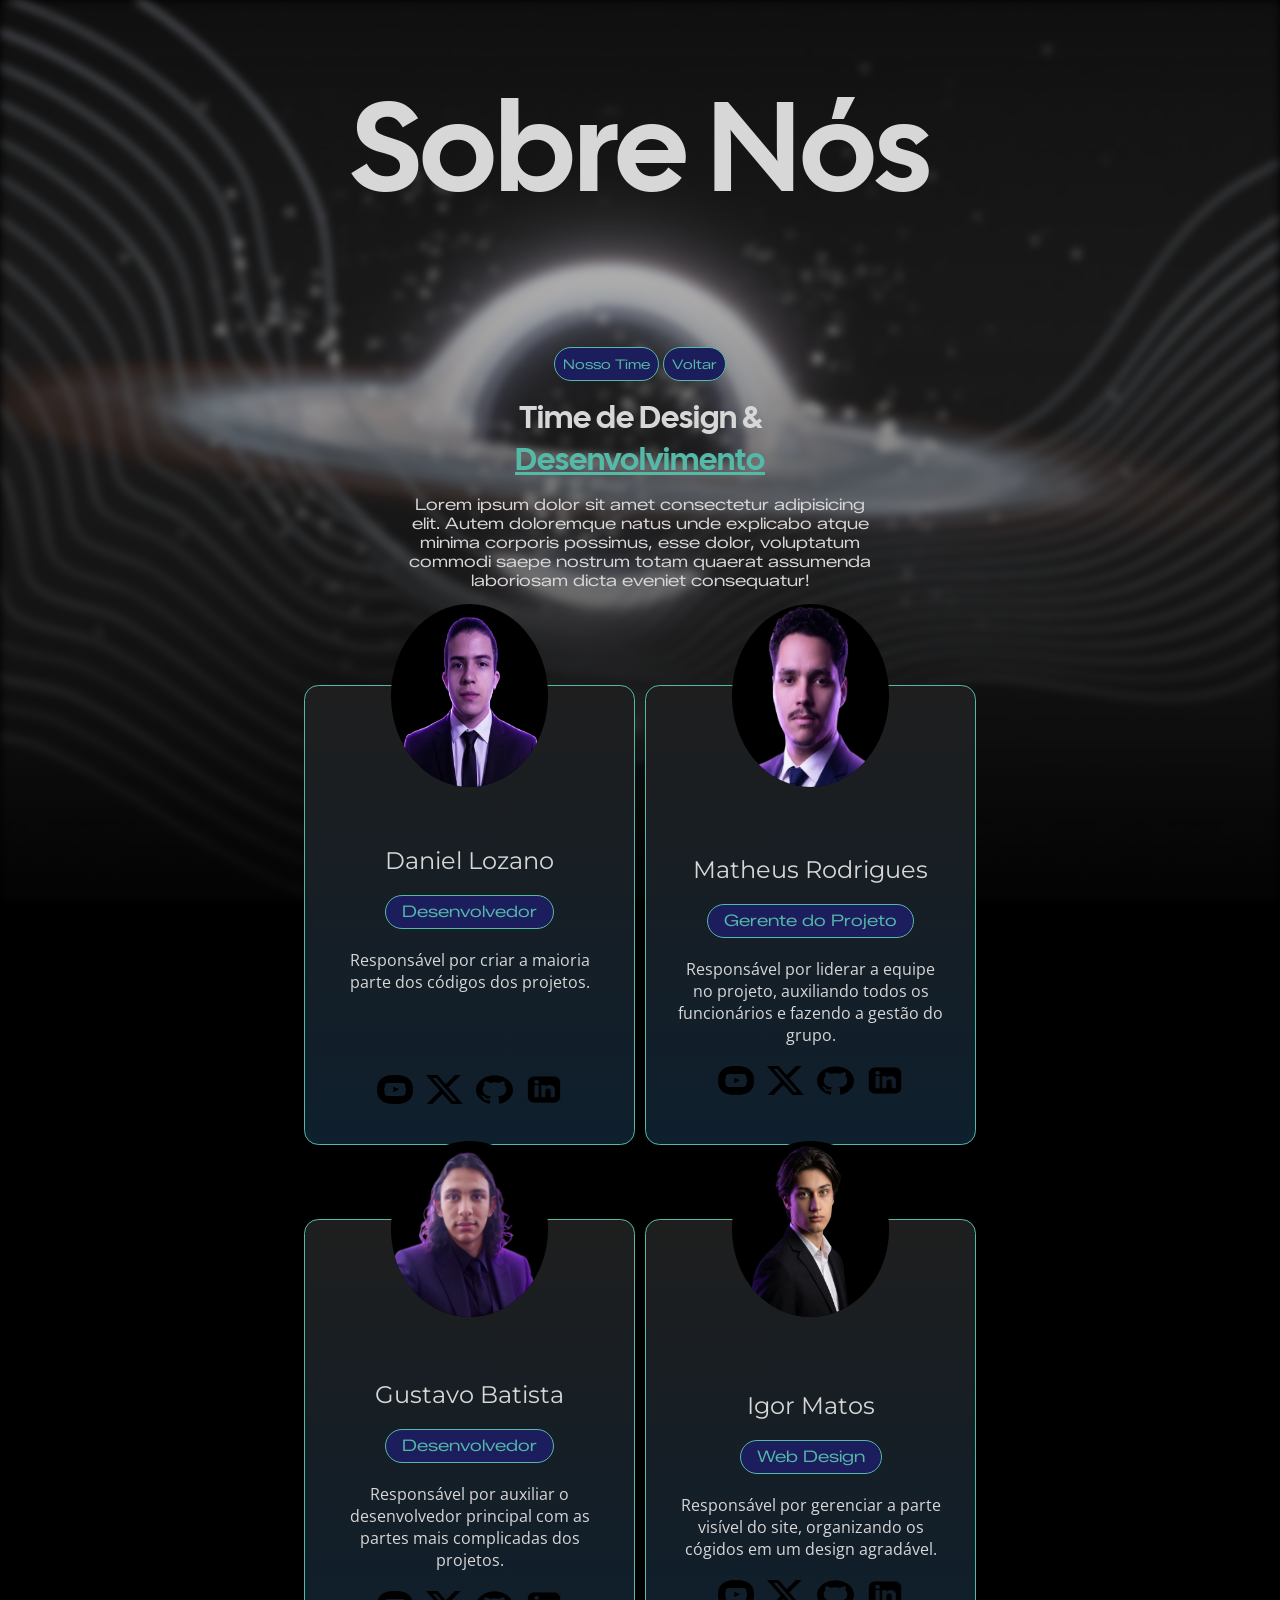
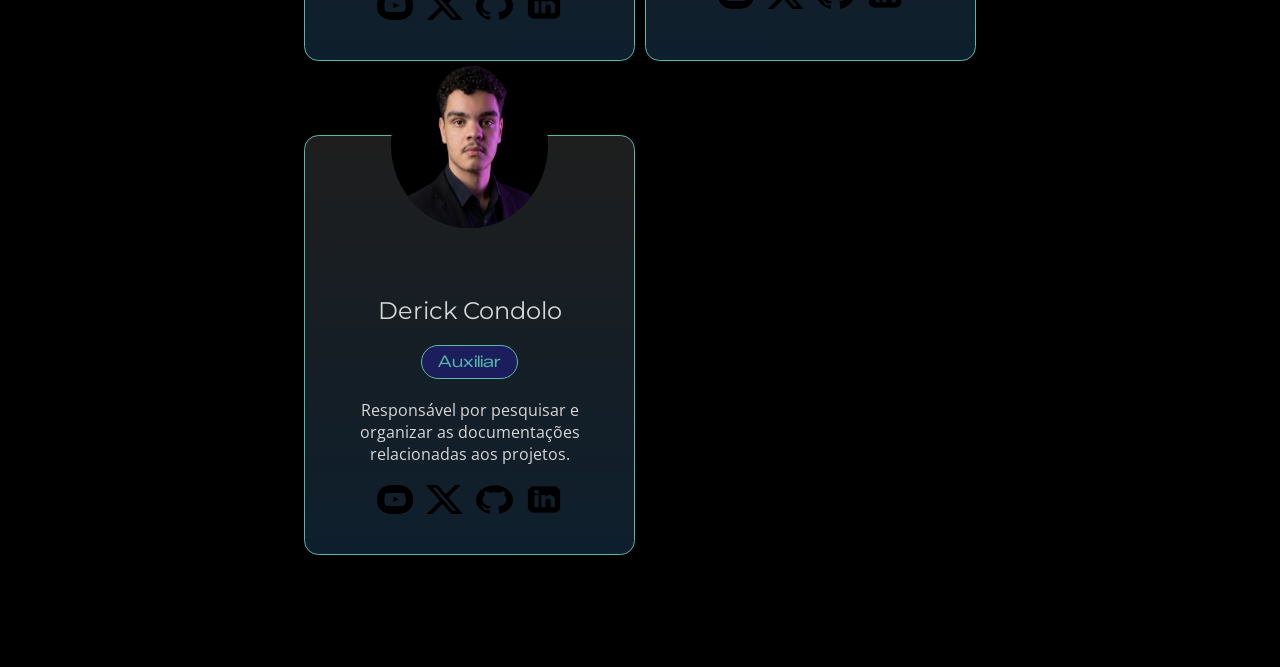
<file: html/sobre_nos.html>
<!DOCTYPE html>
<html lang="pt-br">
<head>
    <meta charset="UTF-8">
    <meta name="viewport" content="width=device-width, initial-scale=1.0">
    <link rel="stylesheet" href="../css/sobre_nos.css" id="widen" >
    <link rel="preconnect" href="https://fonts.googleapis.com">
    <link rel="icon" href="../img/Hesko-remove.png">
    <link rel="preconnect" href="https://fonts.gstatic.com" crossorigin>
    <link href="https://fonts.googleapis.com/css2?family=Open+Sans:ital,wght@0,300..800;1,300..800&display=swap" rel="stylesheet">
    <link rel="preconnect" href="https://fonts.googleapis.com">
    <link rel="preconnect" href="https://fonts.gstatic.com" crossorigin>
    <link href="https://fonts.googleapis.com/css2?family=Cal+Sans&family=Zalando+Sans+Expanded:ital,wght@0,200..900;1,200..900&display=swap" rel="stylesheet">
    <link rel="preconnect" href="https://fonts.googleapis.com">
    <link href="https://fonts.googleapis.com/css2?family=Montserrat:ital,wght@0,100..900;1,100..900&display=swap" rel="stylesheet">
    <link rel="preconnect" href="https://fonts.gstatic.com" crossorigin>
    <title>Sobre Nòs</title>
</head>
<body>
    <main>
        <div class="blur-fundo">

        </div>
        <div class="intro">
            <p>Sobre Nós</p>
        </div>
        <div class="meio-sobre">
            <div class="dois">
            <button><a href="#time">Nosso Time</a></button>
            <button><a href="../index.html">Voltar</a></button>
            </div>

            <p class="apresent">Time de Design & <u> Desenvolvimento</u></p>
            <p class="paragrafo">Lorem ipsum dolor sit amet consectetur adipisicing elit. Autem doloremque natus unde explicabo atque minima corporis possimus, esse dolor, voluptatum commodi saepe nostrum totam quaerat assumenda laboriosam dicta eveniet consequatur! </u></p>
            <div class="grid-apresent" id="time">

                <div class="grid-col">
                    <img src="../img/daniel.png" alt="" class="foto-card" id="fotoD" >
                    <p class="titulo">Daniel Lozano</p>
                    <p class="p-buttom">Desenvolvedor</p>
                    <p>Responsável por criar a maioria parte dos códigos dos projetos. <p style="opacity: 0%" > . </p> </p>
                    <div class="imgs">
                        <img src="../img/youtube_foto.png" alt="" class="fotos">
                        <img src="../img/X_foto.png" alt="" class="fotos">
                        <img src="../img/github_foto.png" alt="" class="fotos">
                        <img src="../img/linkedin_foto.png" alt="" class="fotos">
                    </div>
                </div>
                <div class="grid-col">
                    <img src="../img/matheus.png" alt="" class="foto-card" id="fotoM" >
                    <p class="titulo">Matheus Rodrigues</p>
                    <p class="p-buttom">Gerente do Projeto </p>
                    <p>Responsável por liderar a equipe no projeto, auxiliando todos os funcionários e fazendo a gestão do grupo. </p>
                    <div class="imgs">
                        <img src="../img/youtube_foto.png" alt="" class="fotos">
                        <img src="../img/X_foto.png" alt="" class="fotos">
                        <img src="../img/github_foto.png" alt="" class="fotos">
                        <img src="../img/linkedin_foto.png" alt="" class="fotos">
                    </div>
                </div>
                <div class="grid-col">
                    <img src="../img/gustavo.png" alt="" class="foto-card" id="fotoG" >
                    <p class="titulo">Gustavo Batista</p>
                    <p class="p-buttom">Desenvolvedor</p>
                    <p> Responsável por auxiliar o desenvolvedor principal com as partes mais complicadas dos projetos.</p>
                    <div class="imgs">
                        <img src="../img/youtube_foto.png" alt="" class="fotos">
                        <img src="../img/X_foto.png" alt="" class="fotos">
                        <img src="../img/github_foto.png" alt="" class="fotos">
                        <img src="../img/linkedin_foto.png" alt="" class="fotos" onclick="Igor_Overload()">
                    </div>
                </div>
                <div class="grid-col">
                    <img src="../img/igor.png" alt="" class="foto-card" id="fotoI">
                    <p class="titulo">Igor Matos</p>
                    <p class="p-buttom">Web Design</p>
                    <p> Responsável por gerenciar a parte visível do site, organizando os cógidos em um design agradável. </p>
                    <div class="imgs">
                        <img src="../img/youtube_foto.png" alt="" class="fotos">
                        <img src="../img/X_foto.png" alt="" class="fotos">
                        <img src="../img/github_foto.png" alt="" class="fotos">
                        <img src="../img/linkedin_foto.png" alt="" class="fotos">
                    </div>
                </div>
                <div class="grid-col">
                    <img src="../img/derick.png" alt="" class="foto-card" id="fotoDe" >
                    <p class="titulo">Derick Condolo</p>
                    <p class="p-buttom">Auxiliar</p>
                    <p>Responsável por pesquisar e organizar as documentações relacionadas aos projetos. </p>
                    <div class="imgs">
                        <img src="../img/youtube_foto.png" alt="" class="fotos" onclick=" window.location.href = 'https://www.youtube.com/@dclgamers','_blank' ">
                        <img src="../img/X_foto.png" alt="" class="fotos">
                        <img src="../img/github_foto.png" alt="" class="fotos">
                        <img src="../img/linkedin_foto.png" alt="" class="fotos">
                    </div>
                </div>

            </div>
        </div>
    </main>
    <script src="../Script/Script.js" ></script>
</body>
</html>
</file>
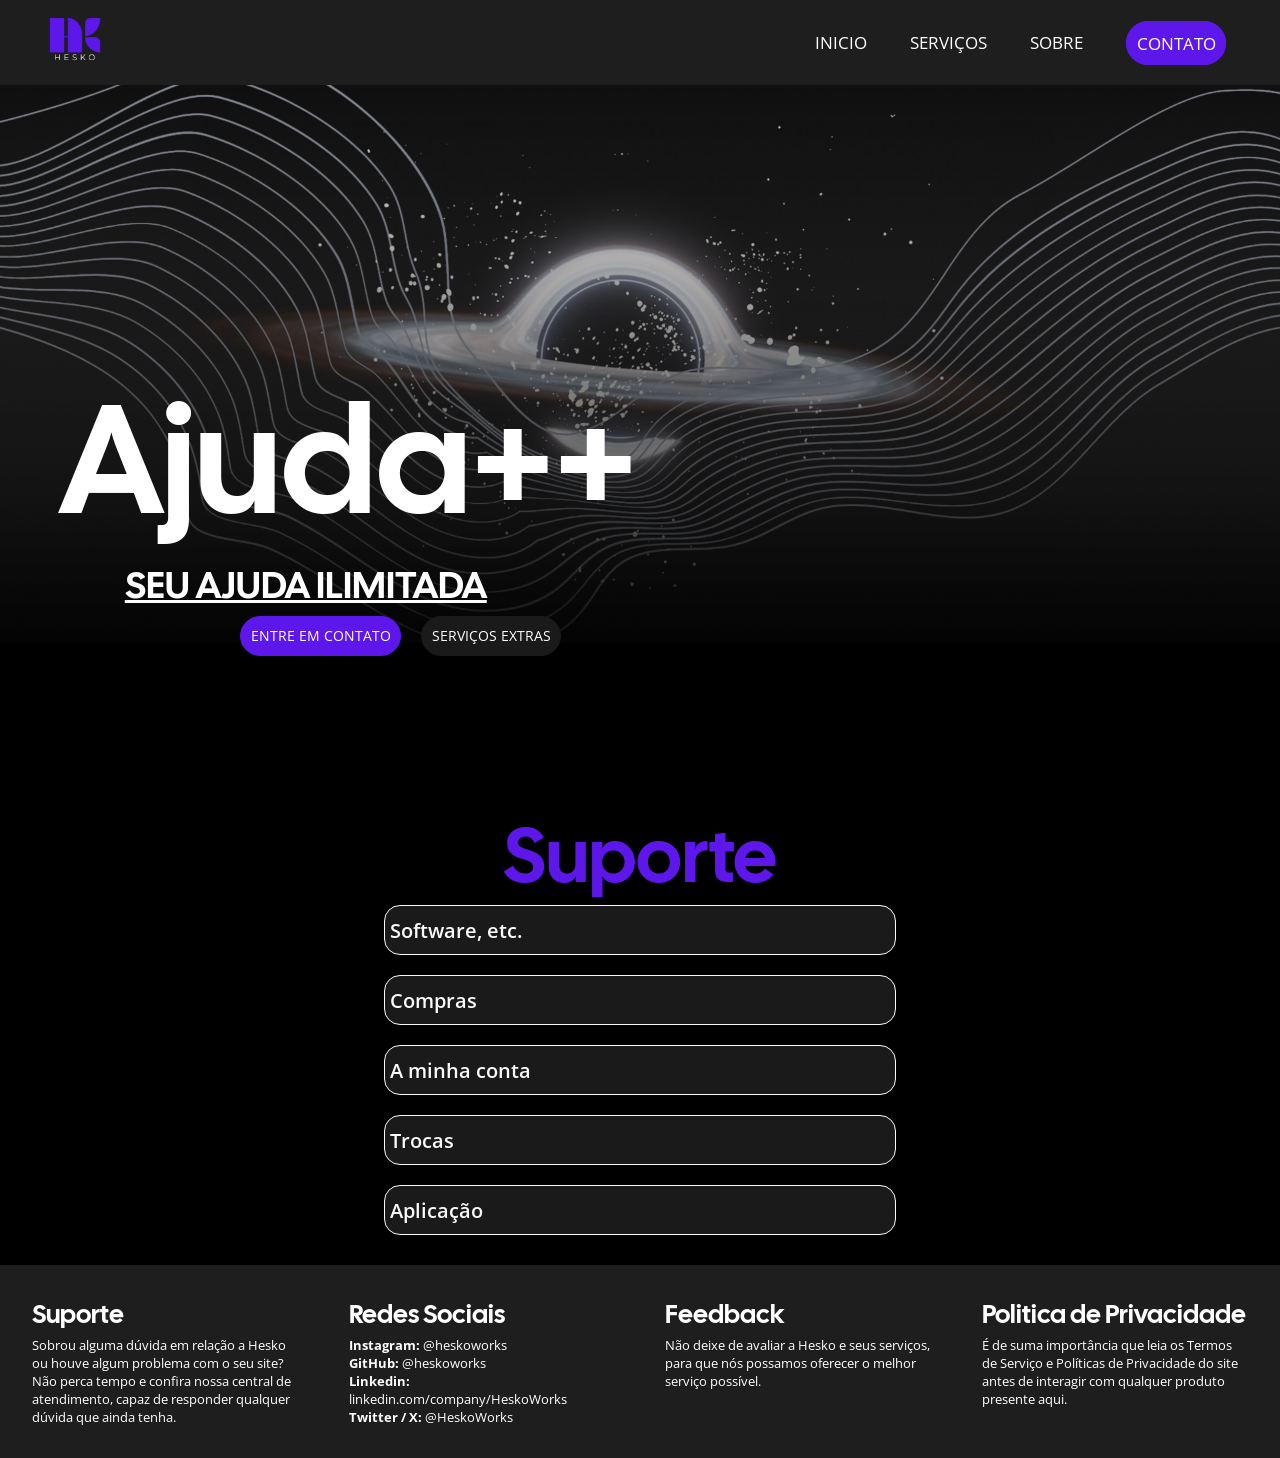
<file: html/Suporte.html>
<!DOCTYPE html>
<html lang="pt-br">
<head>
    <meta charset="UTF-8">
    <meta name="viewport" content="width=device-width, initial-scale=1.0">
    <link rel="stylesheet" href="../css/header.css" id="message" >
    <link rel="stylesheet" href="../css/style.css" id="widen" >
    <link rel="stylesheet" href="../css/footer.css" id="resist" >
    <link rel="preconnect" href="https://fonts.googleapis.com">
    <link rel="icon" href="../img/Hesko-remove.png">
    <link rel="preconnect" href="https://fonts.gstatic.com" crossorigin>
    <link href="https://fonts.googleapis.com/css2?family=Open+Sans:ital,wght@0,300..800;1,300..800&display=swap" rel="stylesheet">
    <link rel="preconnect" href="https://fonts.googleapis.com">
    <link rel="preconnect" href="https://fonts.gstatic.com" crossorigin>
    <link href="https://fonts.googleapis.com/css2?family=Cal+Sans&family=Zalando+Sans+Expanded:ital,wght@0,200..900;1,200..900&display=swap" rel="stylesheet">
    <title>Suporte</title>
</head>
<body>
    <header>   
            <nav>
                <a href="../index.html"><img src="../img/Hesko-remove.png" alt="logo" class="logo" id="Burro"></a>
               
                <ul class="menu">
                    <li class="dropdown" >
                        <a>INICIO</a>
                        <ul class="submenu"id="um">
                            <li> <button onclick="PretoGeral()" class="button">Mudar Modo</button></li>
                            <li> <a href="../index.html"> Home </a></li>
                        </ul>
                    </li>
                    <li class="dropdown">
                        <a>SERVIÇOS</a>
                        <ul class="submenu" >
                            <li> <a href="servicos.html#servicos">Servicos</a> </li>
                            <li><a href="servicos.html#tabela">Tabela</a></li>
                            <li> <a href="servicos.html#orcamento">Orçamento</a> </li>
                        </ul>
                    </li>
                    <li class="dropdown" >
                        <a href="#">SOBRE</a>
                        <ul class="submenu"id="quatro">
                            <li><a href="cadastro.html">Cadastro</a></li>
                            <li><a href="login.html">Login</a></li>
                            <li><a href="pag_cliente.html">Clientes</a></li>
                            <li><a href="sobre_nos.html">Sobre Nós</a></li>
                        </ul>
                    </li>
                    <li class="dropdown" >
                        <a href="../Suporte/Contato.html" class="borda">CONTATO</a>
                        
                    </li>
                   
                </ul>
            </nav>
    </header>
    <article>
            <img src="../img/FixBackground.png" alt="foto" class="hole" id="BORACO" >
            <div class="subtitulo">
                <p class="apresent">Ajuda++</p>
                <p class="paragrafo"><u> SEU AJUDA ILIMITADA</u></p>
                <div class="col-apresent">
                    <div class="botao-1">
                        <a href="../Suporte/Chat.html" >ENTRE EM CONTATO</a>
                    </div>
                    <div class="botao-2">
                        <a href="servicos.html" >SERVIÇOS EXTRAS</a>
                    </div>
                </div>
            </div>
    </article>
    <div class="uniao_options">
        <ul class="paragrafo2" >
            <p class="present"> Suporte </p>
            <li class="box" onclick="window.location.href = '../Suporte/Software.html'" > <a  class="a" > Software, etc. </a> </li>
            <li class="box" onclick="window.location.href = '../Suporte/Compras.html'"  > <a class="a"> Compras </a> </li>
            <li class="box" onclick="window.location.href = '../Suporte/Suporte_Conta.html'"  > <a class="a"> A minha conta </a> </li>
            <li class="box" onclick="window.location.href = '../Suporte/Trocas.html'"  > <a class="a"> Trocas </a> </li>
            <li class="box" onclick="window.location.href = '../Suporte/Aplicacao.html'"  > <a class="a"> Aplicação </a> </li>
        </ul>
    <footer>
        <div class="conteiner-footer">
            <div class="col-footer">
                <div class="col-interior">
                    <h1>Suporte</h1>
                    <p>Sobrou alguma dúvida em relação a Hesko ou houve algum problema com o seu site? Não perca tempo e confira nossa central de atendimento,
                    capaz de responder qualquer dúvida que ainda tenha.  </p>
                </div>
            </div>
            <div class="col-footer">
                <div class="col-interior" id="redes-sociais">
                    <h1>Redes Sociais</h1>
                    <p><b>Instagram:</b> @heskoworks </p>
                    <p><b>GitHub:</b> @heskoworks </p>
                    <p><b>Linkedin:</b> linkedin.com/company/HeskoWorks</p>
                    <p><b>Twitter / X:</b> @HeskoWorks </p>  
                </div>
            </div>
            <div class="col-footer">
                <div class="col-interior">
                    <h1>Feedback</h1>
                    <p>   Não deixe de avaliar a Hesko e seus serviços, para que nós possamos oferecer o melhor serviço possível.</p>
                </div>
            </div>
            <div class="col-footer">
                <div class="col-interior">
                    <h1>Politica de Privacidade</h1>
                    <p> É de suma importância que leia os Termos de Serviço e Políticas de Privacidade do site antes de interagir com qualquer produto presente aqui.</p>
                </div>
            </div>
        </div>
    </footer>
    <script src="../Script/Script.js" ></script>
</body>
</html>
</file>
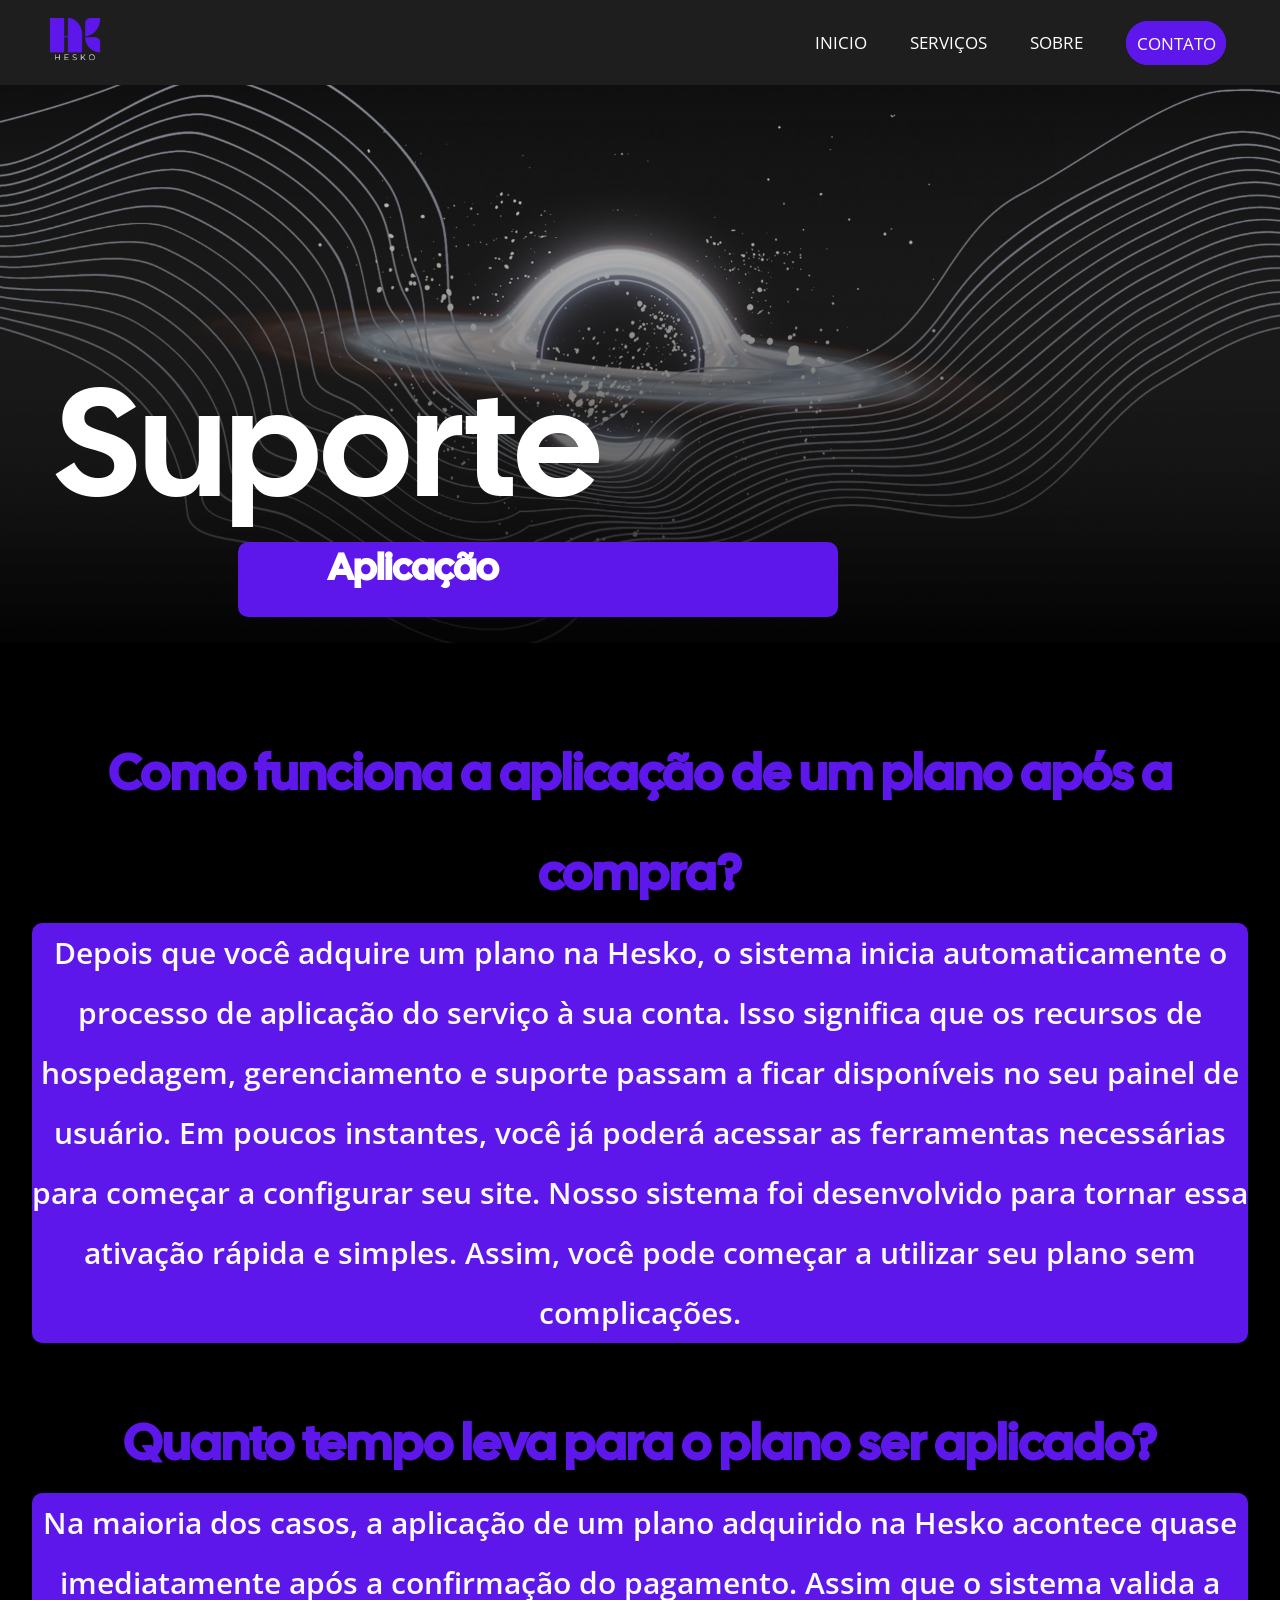
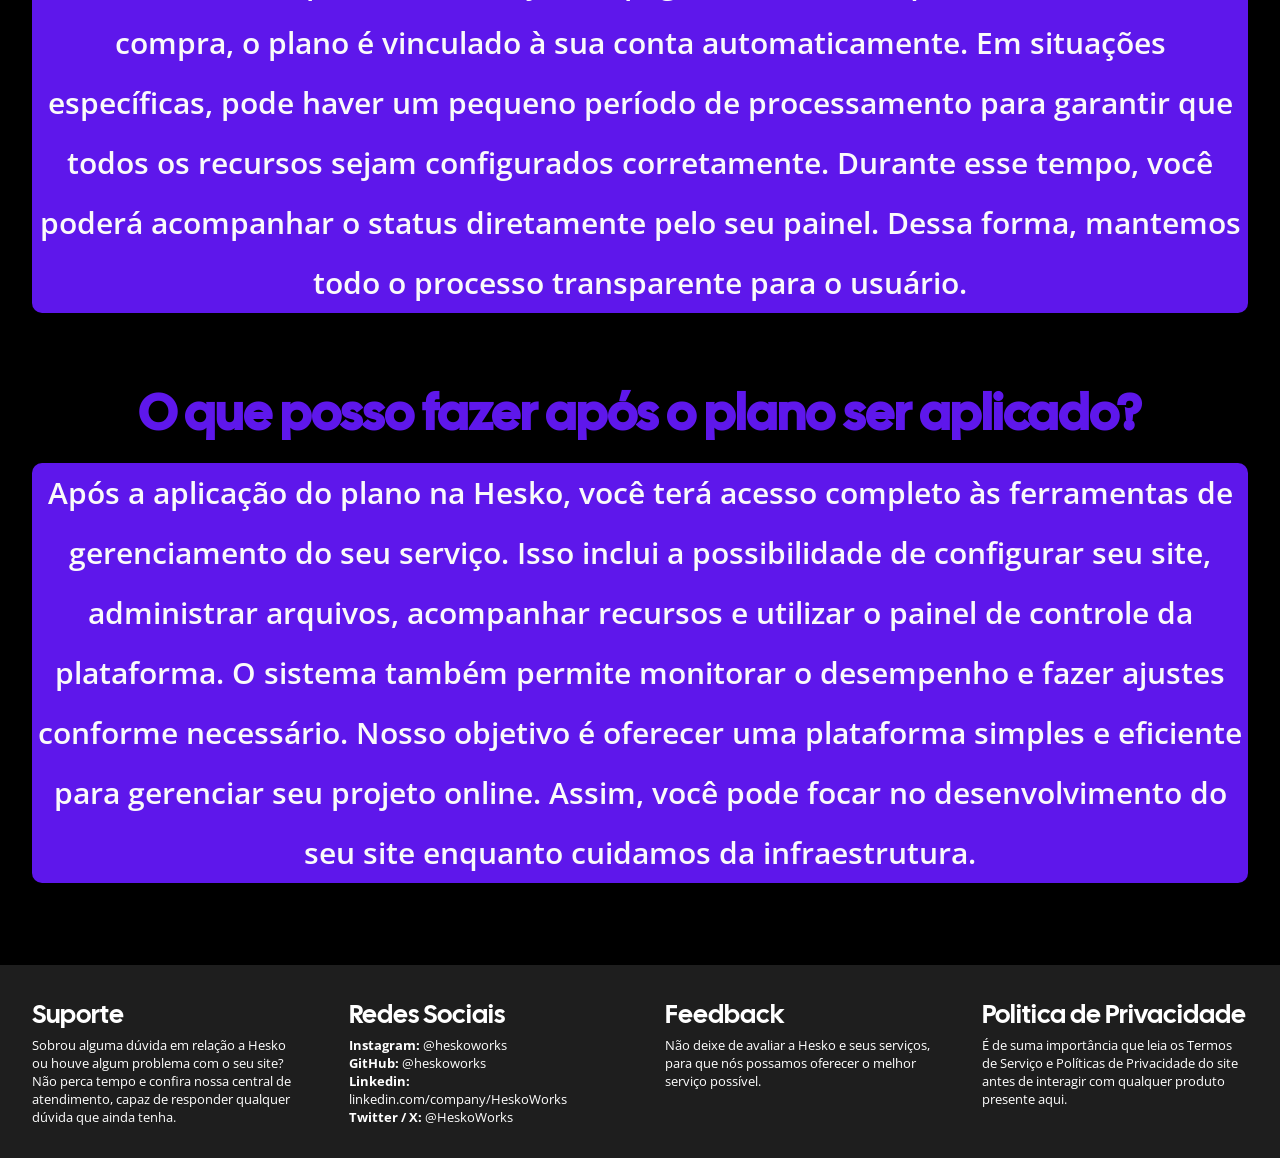
<file: Suporte/Aplicacao.html>
<!DOCTYPE html>
<html lang="pt-br">
<head>
    <meta charset="UTF-8">
    <meta name="viewport" content="width=device-width, initial-scale=1.0">
    <link rel="stylesheet" href="../css/header.css" id="message" >
    <link rel="stylesheet" href="../css/style.css" id="widen" >
    <link rel="stylesheet" href="../css/footer.css" id="resist" >
    <link rel="preconnect" href="https://fonts.googleapis.com">
    <link rel="icon" href="../img/Hesko-remove.png">
    <link rel="preconnect" href="https://fonts.gstatic.com" crossorigin>
    <link href="https://fonts.googleapis.com/css2?family=Open+Sans:ital,wght@0,300..800;1,300..800&display=swap" rel="stylesheet">
    <link rel="preconnect" href="https://fonts.googleapis.com">
    <link rel="preconnect" href="https://fonts.gstatic.com" crossorigin>
    <link href="https://fonts.googleapis.com/css2?family=Cal+Sans&family=Zalando+Sans+Expanded:ital,wght@0,200..900;1,200..900&display=swap" rel="stylesheet">
    <title>Suporte</title>
</head>
<body>
    <header>   
            <nav>
                <a href="../index.html"><img src="../img/Hesko-remove.png" alt="logo" class="logo" id="Burro" ></a>
               
                <ul class="menu">
                    <li class="dropdown" >
                        <a>INICIO</a>
                        <ul class="submenu"id="um">
                            <li> <button onclick="PretoGeral()" class="button">Mudar Modo</button></li>
                            <li> <a href="../index.html"> Home </a></li>
                        </ul>
                    </li>
                    <li class="dropdown">
                        <a>SERVIÇOS</a>
                        <ul class="submenu" >
                            <li><a href="../html/servicos.html#servicos">Servicos</a></li>
                            <li> <a href="../html/servicos.html#tabela"> Tabela </a></li>
                            <li><a href="../html/servicos.html#orcamento">Orçamento</a></li>
                        </ul>
                    </li>
                    <li class="dropdown" >
                        <a>SOBRE</a>
                        <ul class="submenu"id="quatro">
                            <li><a href="../html/cadastro.html">Cadastro</a></li>
                            <li><a href="../html/login.html">Login</a></li>
                            <li><a href="../html/pag_cliente.html">Clientes</a></li>
                            <li><a href="../html/sobre_nos.html">Sobre Nós</a></li>
                        </ul>
                    </li>
                    <li class="dropdown" >
                        <a href="Chat.html" class="borda">CONTATO</a>
                        
                    </li>
                   
                </ul>
            </nav>
    </header>
    <img src="../img/FixBackground.png" alt="foto" class="hole" id="BORACO" >
    <div class="subtitulo">
        <ul class="Space" >
            <p class="apresent"> Suporte </p>
            <li class="box1" > <p class="paragrafo" > Aplicação </p> </li>

        </ul>
    </div>
    </article>
     <div class="col-section"  id="sec-geral">
                <div class="sec-geral">
                <h1>
                     Como funciona a aplicação de um plano após a compra?
                </h1> 
                <div class="box2" >
                <p>
                    Depois que você adquire um plano na Hesko, o sistema inicia automaticamente o processo de aplicação do serviço à sua conta. Isso significa que os recursos de hospedagem, gerenciamento e suporte passam a ficar disponíveis no seu painel de usuário. Em poucos instantes, você já poderá acessar as ferramentas necessárias para começar a configurar seu site. Nosso sistema foi desenvolvido para tornar essa ativação rápida e simples. Assim, você pode começar a utilizar seu plano sem complicações.
                </p>
                </div>
                <h1>
                    Quanto tempo leva para o plano ser aplicado?
                </h1>
                <div class="box2" >
                <p>
                    Na maioria dos casos, a aplicação de um plano adquirido na Hesko acontece quase imediatamente após a confirmação do pagamento. Assim que o sistema valida a compra, o plano é vinculado à sua conta automaticamente. Em situações específicas, pode haver um pequeno período de processamento para garantir que todos os recursos sejam configurados corretamente. Durante esse tempo, você poderá acompanhar o status diretamente pelo seu painel. Dessa forma, mantemos todo o processo transparente para o usuário.
                </p>
                </div>
                <h1>
                    O que posso fazer após o plano ser aplicado?
                </h1>
                <div class="box2" >
                <p>
                    Após a aplicação do plano na Hesko, você terá acesso completo às ferramentas de gerenciamento do seu serviço. Isso inclui a possibilidade de configurar seu site, administrar arquivos, acompanhar recursos e utilizar o painel de controle da plataforma. O sistema também permite monitorar o desempenho e fazer ajustes conforme necessário. Nosso objetivo é oferecer uma plataforma simples e eficiente para gerenciar seu projeto online. Assim, você pode focar no desenvolvimento do seu site enquanto cuidamos da infraestrutura.
                </p>
                </div>
                </div>      
            </div>
    <footer>
        <div class="conteiner-footer">
            <div class="col-footer">
                <div class="col-interior">
                    <h1>Suporte</h1>
                    <p>Sobrou alguma dúvida em relação a Hesko ou houve algum problema com o seu site? Não perca tempo e confira nossa central de atendimento,
                    capaz de responder qualquer dúvida que ainda tenha.  </p>
                </div>
            </div>
            <div class="col-footer">
                <div class="col-interior" id="redes-sociais">
                    <h1>Redes Sociais</h1>
                    <p><b>Instagram:</b> @heskoworks </p>
                    <p><b>GitHub:</b> @heskoworks </p>
                    <p><b>Linkedin:</b> linkedin.com/company/HeskoWorks</p>
                    <p><b>Twitter / X:</b> @HeskoWorks </p>  
                </div>
            </div>
            <div class="col-footer">
                <div class="col-interior">
                    <h1>Feedback</h1>
                    <p>   Não deixe de avaliar a Hesko e seus serviços, para que nós possamos oferecer o melhor serviço possível.</p>
                </div>
            </div>
            <div class="col-footer">
                <div class="col-interior">
                    <h1>Politica de Privacidade</h1>
                    <p> É de suma importância que leia os Termos de Serviço e Políticas de Privacidade do site antes de interagir com qualquer produto presente aqui.</p>
                </div>
            </div>
        </div>
    </footer>
    <script src="../Script/Script.js" ></script>
</body>
</html>
</file>
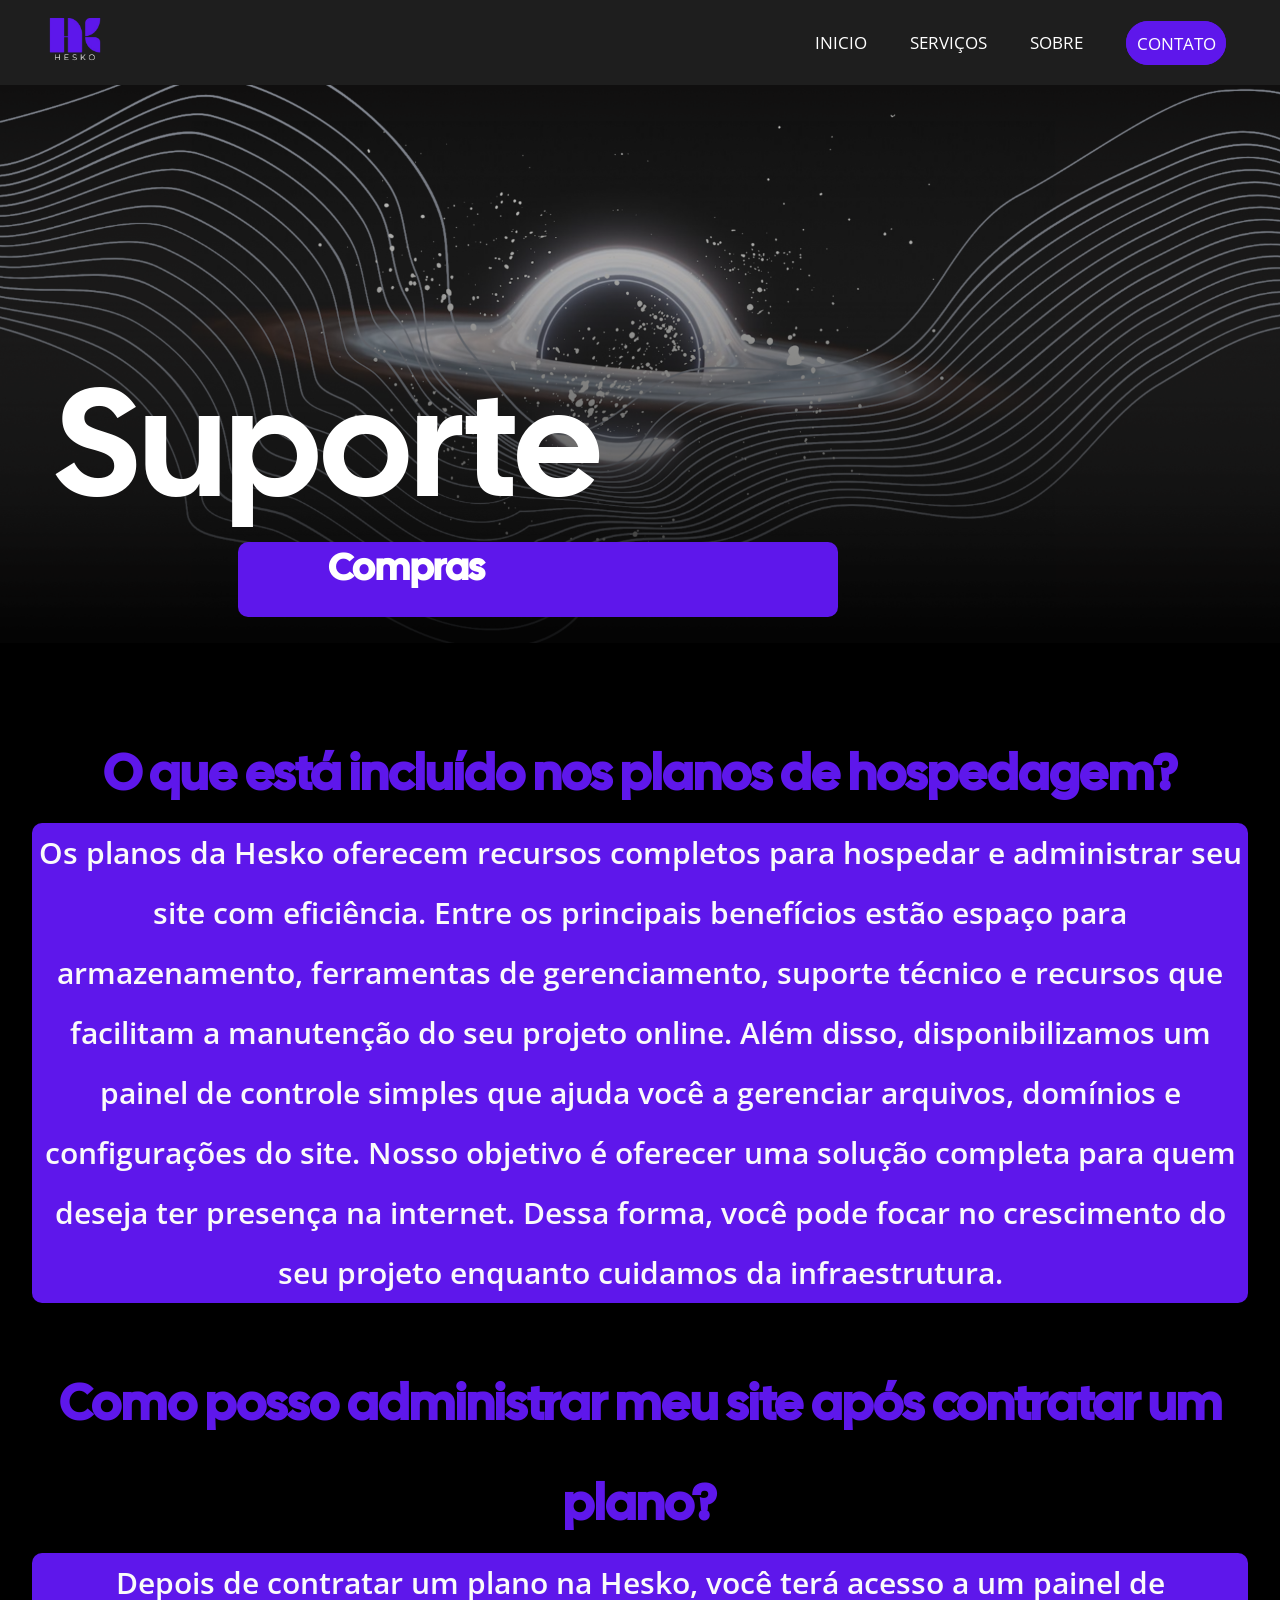
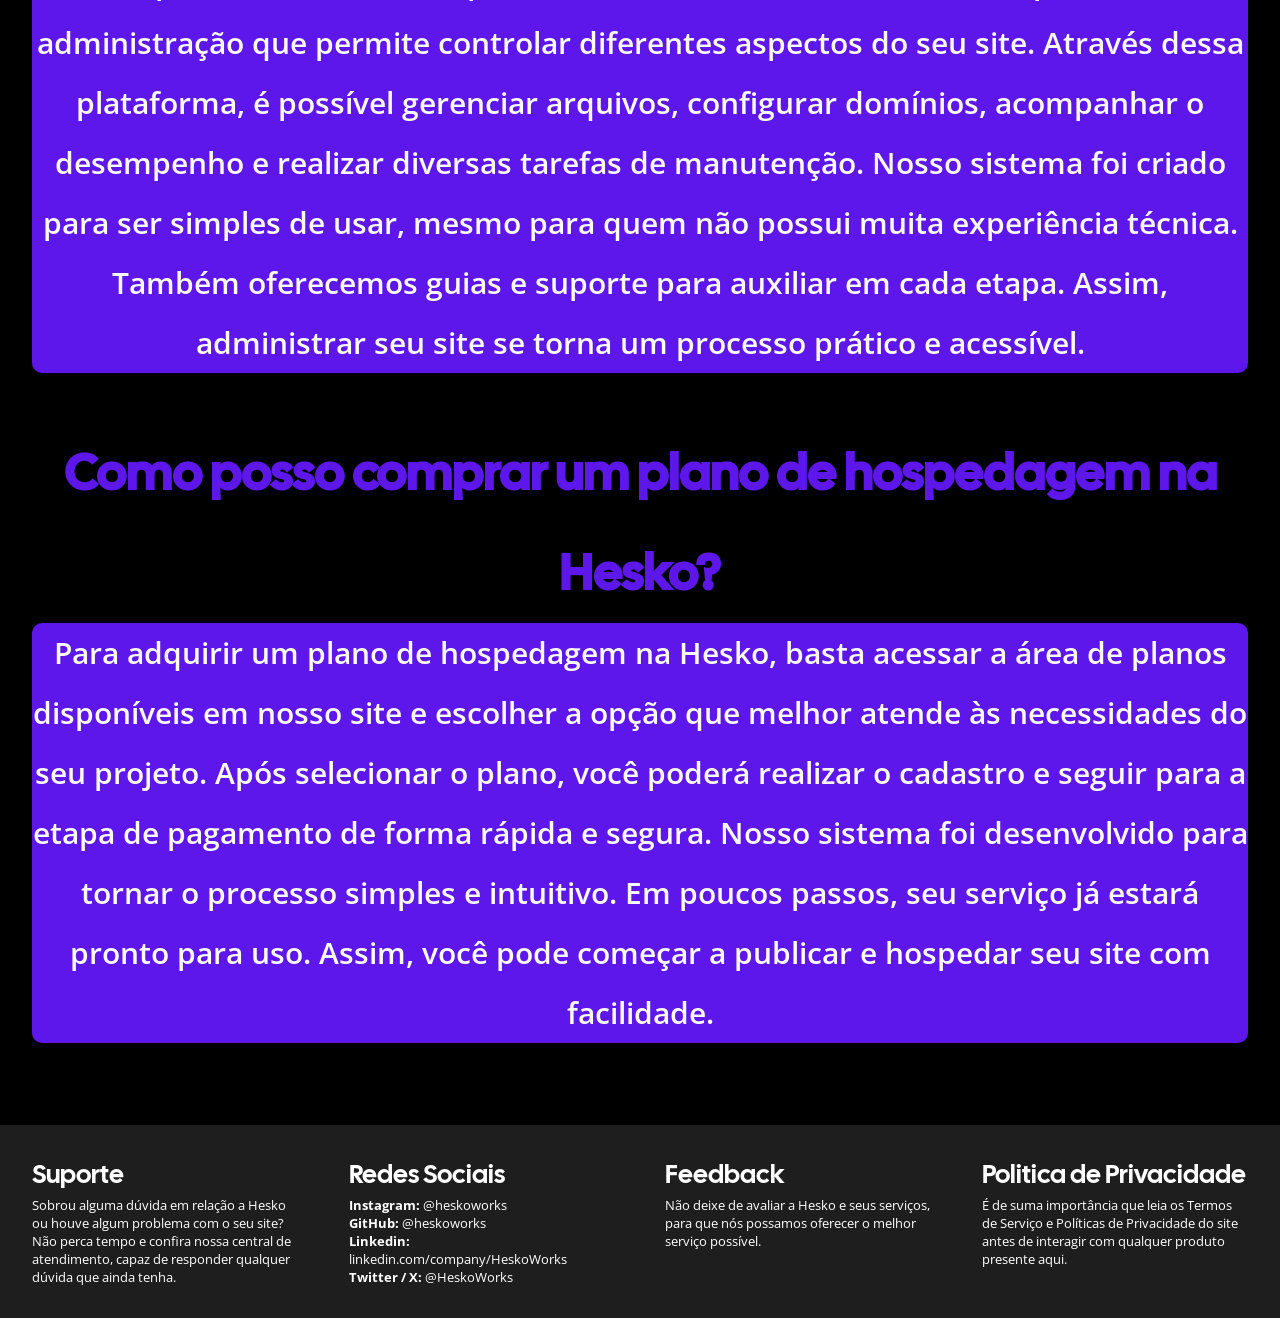
<file: Suporte/Compras.html>
<!DOCTYPE html>
<html lang="pt-br">
<head>
    <meta charset="UTF-8">
    <meta name="viewport" content="width=device-width, initial-scale=1.0">
    <link rel="stylesheet" href="../css/header.css" id="message" >
    <link rel="stylesheet" href="../css/style.css" id="widen" >
    <link rel="stylesheet" href="../css/footer.css" id="resist" >
    <link rel="preconnect" href="https://fonts.googleapis.com">
    <link rel="icon" href="../img/Hesko-remove.png">
    <link rel="preconnect" href="https://fonts.gstatic.com" crossorigin>
    <link href="https://fonts.googleapis.com/css2?family=Open+Sans:ital,wght@0,300..800;1,300..800&display=swap" rel="stylesheet">
    <link rel="preconnect" href="https://fonts.googleapis.com">
    <link rel="preconnect" href="https://fonts.gstatic.com" crossorigin>
    <link href="https://fonts.googleapis.com/css2?family=Cal+Sans&family=Zalando+Sans+Expanded:ital,wght@0,200..900;1,200..900&display=swap" rel="stylesheet">
    <title>Suporte</title>
</head>
<body>
    <header>   
            <nav>
                <a href="../index.html"><img src="../img/Hesko-remove.png" alt="logo" class="logo" id="Burro" ></a>
               
                <ul class="menu">
                    <li class="dropdown" >
                        <a>INICIO</a>
                        <ul class="submenu"id="um">
                            <li> <button onclick="PretoGeral()" class="button">Mudar Modo</button></li>
                            <li> <a href="../index.html"> Home </a></li>
                        </ul>
                    </li>
                    <li class="dropdown">
                        <a>SERVIÇOS</a>
                        <ul class="submenu" >
                            <li><a href="../html/servicos.html#servicos">Servicos</a></li>
                            <li> <a href="../html/servicos.html#tabela"> Tabela </a></li>
                            <li><a href="../html/servicos.html#orcamento">Orçamento</a></li>
                        </ul>
                    </li>
                    <li class="dropdown" >
                        <a>SOBRE</a>
                        <ul class="submenu"id="quatro">
                            <li><a href="../html/cadastro.html">Cadastro</a></li>
                            <li><a href="../html/login.html">Login</a></li>
                            <li><a href="../html/pag_cliente.html">Clientes</a></li>
                            <li><a href="../html/sobre_nos.html">Sobre Nós</a></li>
                        </ul>
                    </li>
                    <li class="dropdown" >
                        <a href="Chat.html" class="borda">CONTATO</a>
                        
                    </li>
                   
                </ul>
            </nav>
    </header>
    <img src="../img/FixBackground.png" alt="foto" class="hole" id="BORACO" >
    <div class="subtitulo">
        <ul class="Space" >
            <p class="apresent"> Suporte </p>
            <li class="box1" > <p class="paragrafo" > Compras </p> </li>    

        </ul>
    </div>
    </article>
     <div class="col-section"  id="sec-geral">
                <div class="sec-geral">
                <h1>
                    O que está incluído nos planos de hospedagem?
                </h1> 
                <div class="box2" >
                <p>
                    Os planos da Hesko oferecem recursos completos para hospedar e administrar seu site com eficiência. Entre os principais benefícios estão espaço para armazenamento, ferramentas de gerenciamento, suporte técnico e recursos que facilitam a manutenção do seu projeto online. Além disso, disponibilizamos um painel de controle simples que ajuda você a gerenciar arquivos, domínios e configurações do site. Nosso objetivo é oferecer uma solução completa para quem deseja ter presença na internet. Dessa forma, você pode focar no crescimento do seu projeto enquanto cuidamos da infraestrutura.
                </p>
                </div>
                <h1>
                    Como posso administrar meu site após contratar um plano?
                </h1>
                <div class="box2" >
                <p>
                    Depois de contratar um plano na Hesko, você terá acesso a um painel de administração que permite controlar diferentes aspectos do seu site. Através dessa plataforma, é possível gerenciar arquivos, configurar domínios, acompanhar o desempenho e realizar diversas tarefas de manutenção. Nosso sistema foi criado para ser simples de usar, mesmo para quem não possui muita experiência técnica. Também oferecemos guias e suporte para auxiliar em cada etapa. Assim, administrar seu site se torna um processo prático e acessível.
                </p>
                </div>
                <h1>
                    Como posso comprar um plano de hospedagem na Hesko?
                </h1>
                <div class="box2" >
                <p>
                    Para adquirir um plano de hospedagem na Hesko, basta acessar a área de planos disponíveis em nosso site e escolher a opção que melhor atende às necessidades do seu projeto. Após selecionar o plano, você poderá realizar o cadastro e seguir para a etapa de pagamento de forma rápida e segura. Nosso sistema foi desenvolvido para tornar o processo simples e intuitivo. Em poucos passos, seu serviço já estará pronto para uso. Assim, você pode começar a publicar e hospedar seu site com facilidade.
                </p>
                </div>
                </div>      
            </div>
    <footer>
        <div class="conteiner-footer">
            <div class="col-footer">
                <div class="col-interior">
                    <h1>Suporte</h1>
                    <p>Sobrou alguma dúvida em relação a Hesko ou houve algum problema com o seu site? Não perca tempo e confira nossa central de atendimento,
                    capaz de responder qualquer dúvida que ainda tenha.  </p>
                </div>
            </div>
            <div class="col-footer">
                <div class="col-interior" id="redes-sociais">
                    <h1>Redes Sociais</h1>
                    <p><b>Instagram:</b> @heskoworks </p>
                    <p><b>GitHub:</b> @heskoworks </p>
                    <p><b>Linkedin:</b> linkedin.com/company/HeskoWorks</p>
                    <p><b>Twitter / X:</b> @HeskoWorks </p>  
                </div>
            </div>
            <div class="col-footer">
                <div class="col-interior">
                    <h1>Feedback</h1>
                    <p>   Não deixe de avaliar a Hesko e seus serviços, para que nós possamos oferecer o melhor serviço possível.</p>
                </div>
            </div>
            <div class="col-footer">
                <div class="col-interior">
                    <h1>Politica de Privacidade</h1>
                    <p> É de suma importância que leia os Termos de Serviço e Políticas de Privacidade do site antes de interagir com qualquer produto presente aqui.</p>
                </div>
            </div>
        </div>
    </footer>
    <script src="../Script/Script.js" ></script>
</body>
</html>
</file>
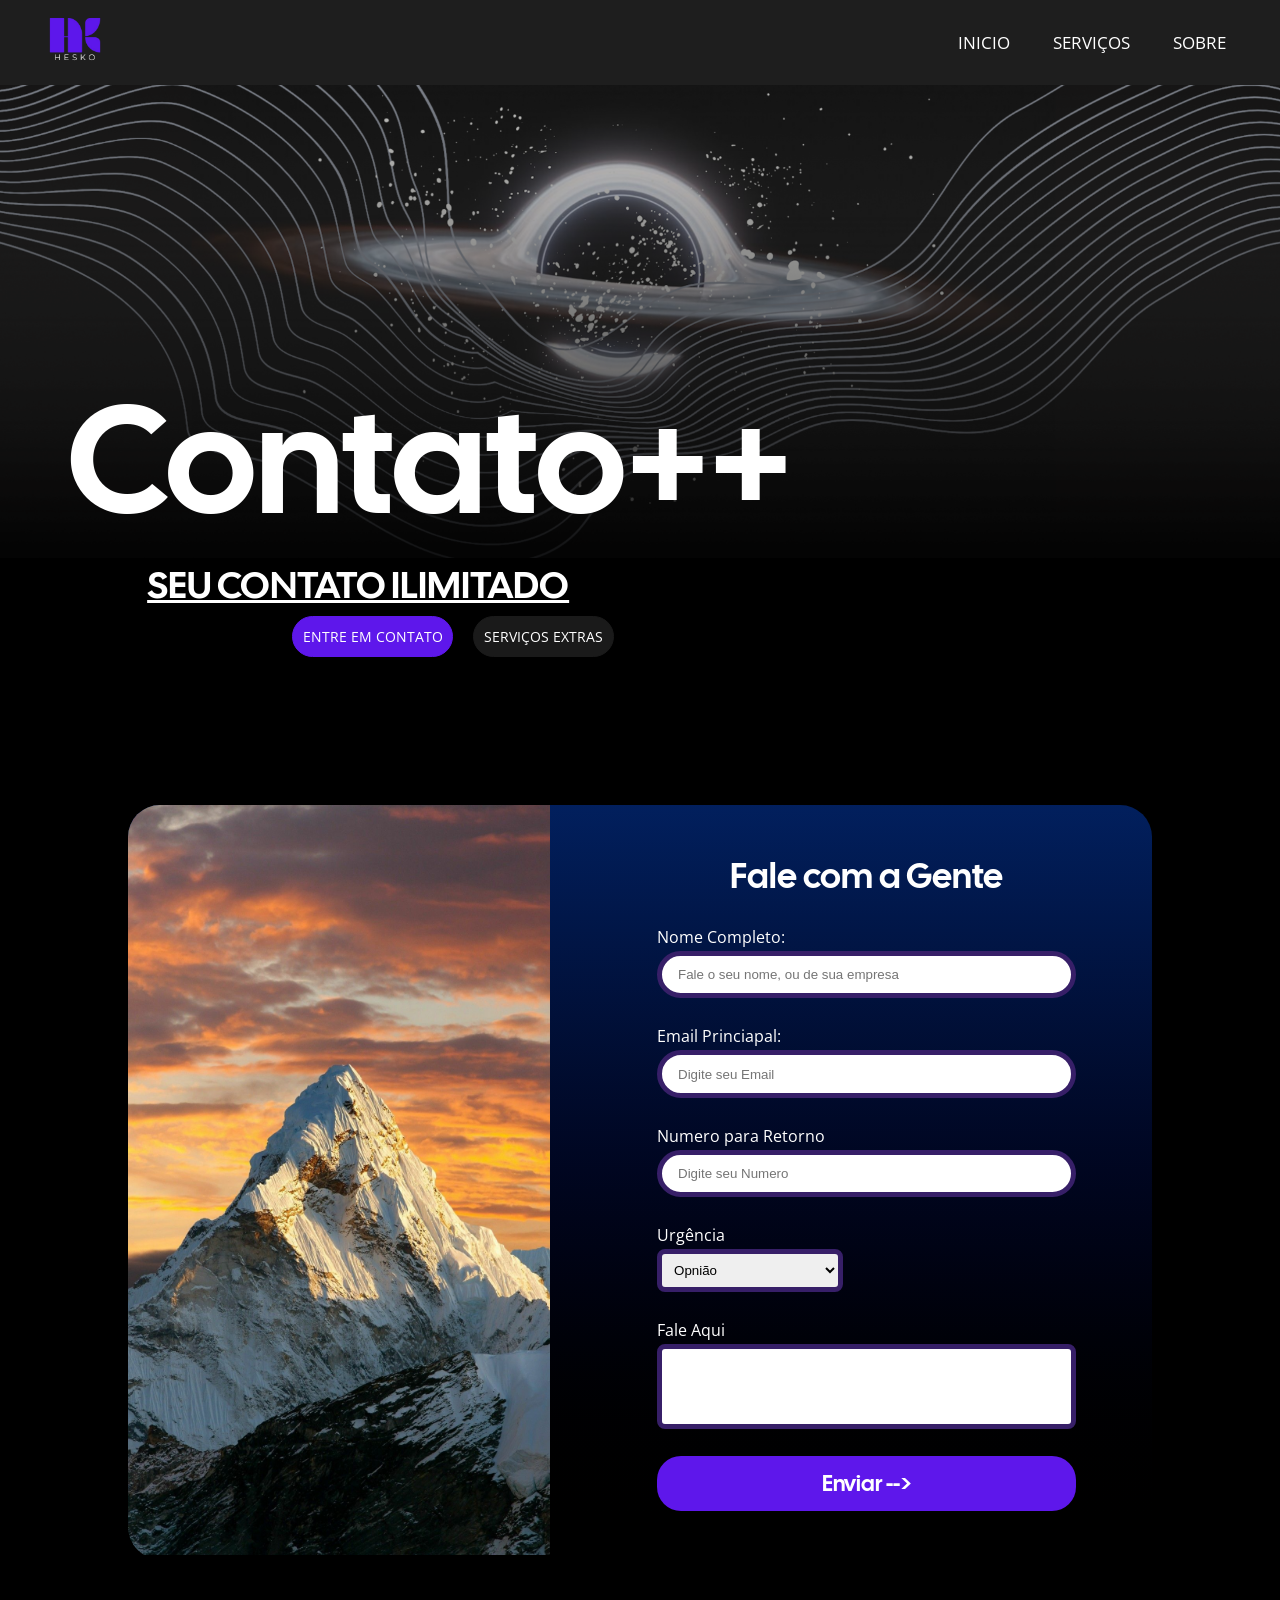
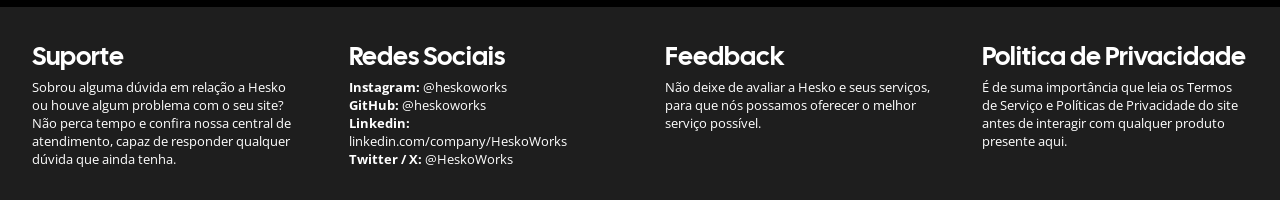
<file: Suporte/Contato.html>
<!DOCTYPE html>
<html lang="pt-br">
<head>
    <meta charset="UTF-8">
    <meta name="viewport" content="width=device-width, initial-scale=1.0">
    <link rel="stylesheet" href="../css/header.css" id="message" >
    <link rel="stylesheet" href="../css/style.css" id="widen" >
    <link rel="stylesheet" href="../css/footer.css" id="resist" >
    <link rel="preconnect" href="https://fonts.googleapis.com">
    <link rel="icon" href="../img/Hesko-remove.png">
    <link rel="preconnect" href="https://fonts.gstatic.com" crossorigin>
    <link href="https://fonts.googleapis.com/css2?family=Open+Sans:ital,wght@0,300..800;1,300..800&display=swap" rel="stylesheet">
    <link rel="preconnect" href="https://fonts.googleapis.com">
    <link rel="preconnect" href="https://fonts.gstatic.com" crossorigin>
    <link href="https://fonts.googleapis.com/css2?family=Cal+Sans&family=Zalando+Sans+Expanded:ital,wght@0,200..900;1,200..900&display=swap" rel="stylesheet">
    <title>Contato</title>
</head>
    <body>
        <header>   
            <nav>
                <a href="../index.html"><img src="../img/Hesko-remove.png" alt="logo" class="logo" id="Burro" ></a>
               
                <ul class="menu">
                    <li class="dropdown" >
                        <a>INICIO</a>
                        <ul class="submenu"id="um">
                            <li> <button onclick="PretoGeral()" class="button">Mudar Modo</button></li>
                            <li> <a href="../index.html"> Home </a></li>
                        </ul>
                    </li>
                    <li class="dropdown">
                        <a>SERVIÇOS</a>
                        <ul class="submenu" >
                            <li><a href="../html/servicos.html#servicos">Servicos</a></li>
                            <li> <a href="../html/servicos.html#tabela"> Tabela </a></li>
                            <li><a href="../html/servicos.html#orcamento">Orçamento</a></li>
                        </ul>
                    </li>
                    <li class="dropdown" >
                        <a>SOBRE</a>
                        <ul class="submenu"id="quatro">
                            <li><a href="../html/cadastro.html">Cadastro</a></li>
                            <li><a href="../html/login.html">Login</a></li>
                            <li><a href="../html/pag_cliente.html">Clientes</a></li>
                            <li><a href="../html/sobre_nos.html">Sobre Nós</a></li>
                        </ul>
                    </li>
                </ul>
            </nav>
    </header>
    <img src="../img/FixBackground.png" alt="foto" class="hole" id="BORACO" draggable="false" style=" z-index: -10; position: absolute; " >
    <article>
            <div class="subtitulo">
                <p class="apresent">Contato++</p>
                <p class="paragrafo"><u> SEU CONTATO ILIMITADO </u></p>
                <div class="col-apresent">
                    <div class="botao-1">
                        <a href="Contato.html" >ENTRE EM CONTATO</a>
                    </div>
                    <div class="botao-2">
                        <a href="../html/servicos.html" >SERVIÇOS EXTRAS</a>
                    </div>
                </div>
            </div>
        </article>
    <div class="conteiner-centralizar">
        <main class="form" id="orcamento">
            <div class="col-form-e">
                <img src="../img/col-img3.jpg" alt="">
            </div>

            <form>
                <div class="teste">
                <p class="Titulo-Orcamento">Fale com a Gente</p>
                <label for="nome">Nome Completo:</label>
                <input type="text" id="nome" name="nome" placeholder="Fale o seu nome, ou de sua empresa">
                    
                <label for="email">Email Princiapal:</label>
                <input type="email" id="email" name="email" placeholder="Digite seu Email">
                    
                <label for="numero">Numero para Retorno</label>
                <input type="number" id="numero" name="numero" placeholder="Digite seu Numero">



                <label for="urgencia">Urgência</label>
                <select name="urgencia" id="urgencia">
                    <option>Opnião</option>
                    <option>Relatar Erro</option>
                    <option>Urgência</option>

                </select>
                    
                <label for="mensagem">Fale Aqui</label>
                <textarea id="mensagem" name="mensagem" rows="5"  draggable="true"  >
                    
                </textarea>
                <button><a href="../index.html">Enviar  --></a></button>
                </div>
            </form>
        </main>
    </div>
        <footer>
        <div class="conteiner-footer">
            <div class="col-footer">
                <div class="col-interior">
                    <h1>Suporte</h1>
                    <p>Sobrou alguma dúvida em relação a Hesko ou houve algum problema com o seu site? Não perca tempo e confira nossa central de atendimento,
                    capaz de responder qualquer dúvida que ainda tenha.  </p>
                </div>
            </div>
            <div class="col-footer">
                <div class="col-interior" id="redes-sociais">
                    <h1>Redes Sociais</h1>
                    <p><b>Instagram:</b> @heskoworks </p>
                    <p><b>GitHub:</b> @heskoworks </p>
                    <p><b>Linkedin:</b> linkedin.com/company/HeskoWorks</p>
                    <p><b>Twitter / X:</b> @HeskoWorks </p>  
                </div>
            </div>
            <div class="col-footer">
                <div class="col-interior">
                    <h1>Feedback</h1>
                    <p>   Não deixe de avaliar a Hesko e seus serviços, para que nós possamos oferecer o melhor serviço possível.</p>
                </div>
            </div>
            <div class="col-footer">
                <div class="col-interior">
                    <h1>Politica de Privacidade</h1>
                    <p> É de suma importância que leia os Termos de Serviço e Políticas de Privacidade do site antes de interagir com qualquer produto presente aqui.</p>
                </div>
            </div>
        </div>
    </footer>
    <script src="../Script/Script.js" ></script>
    </body>
</html>
</file>
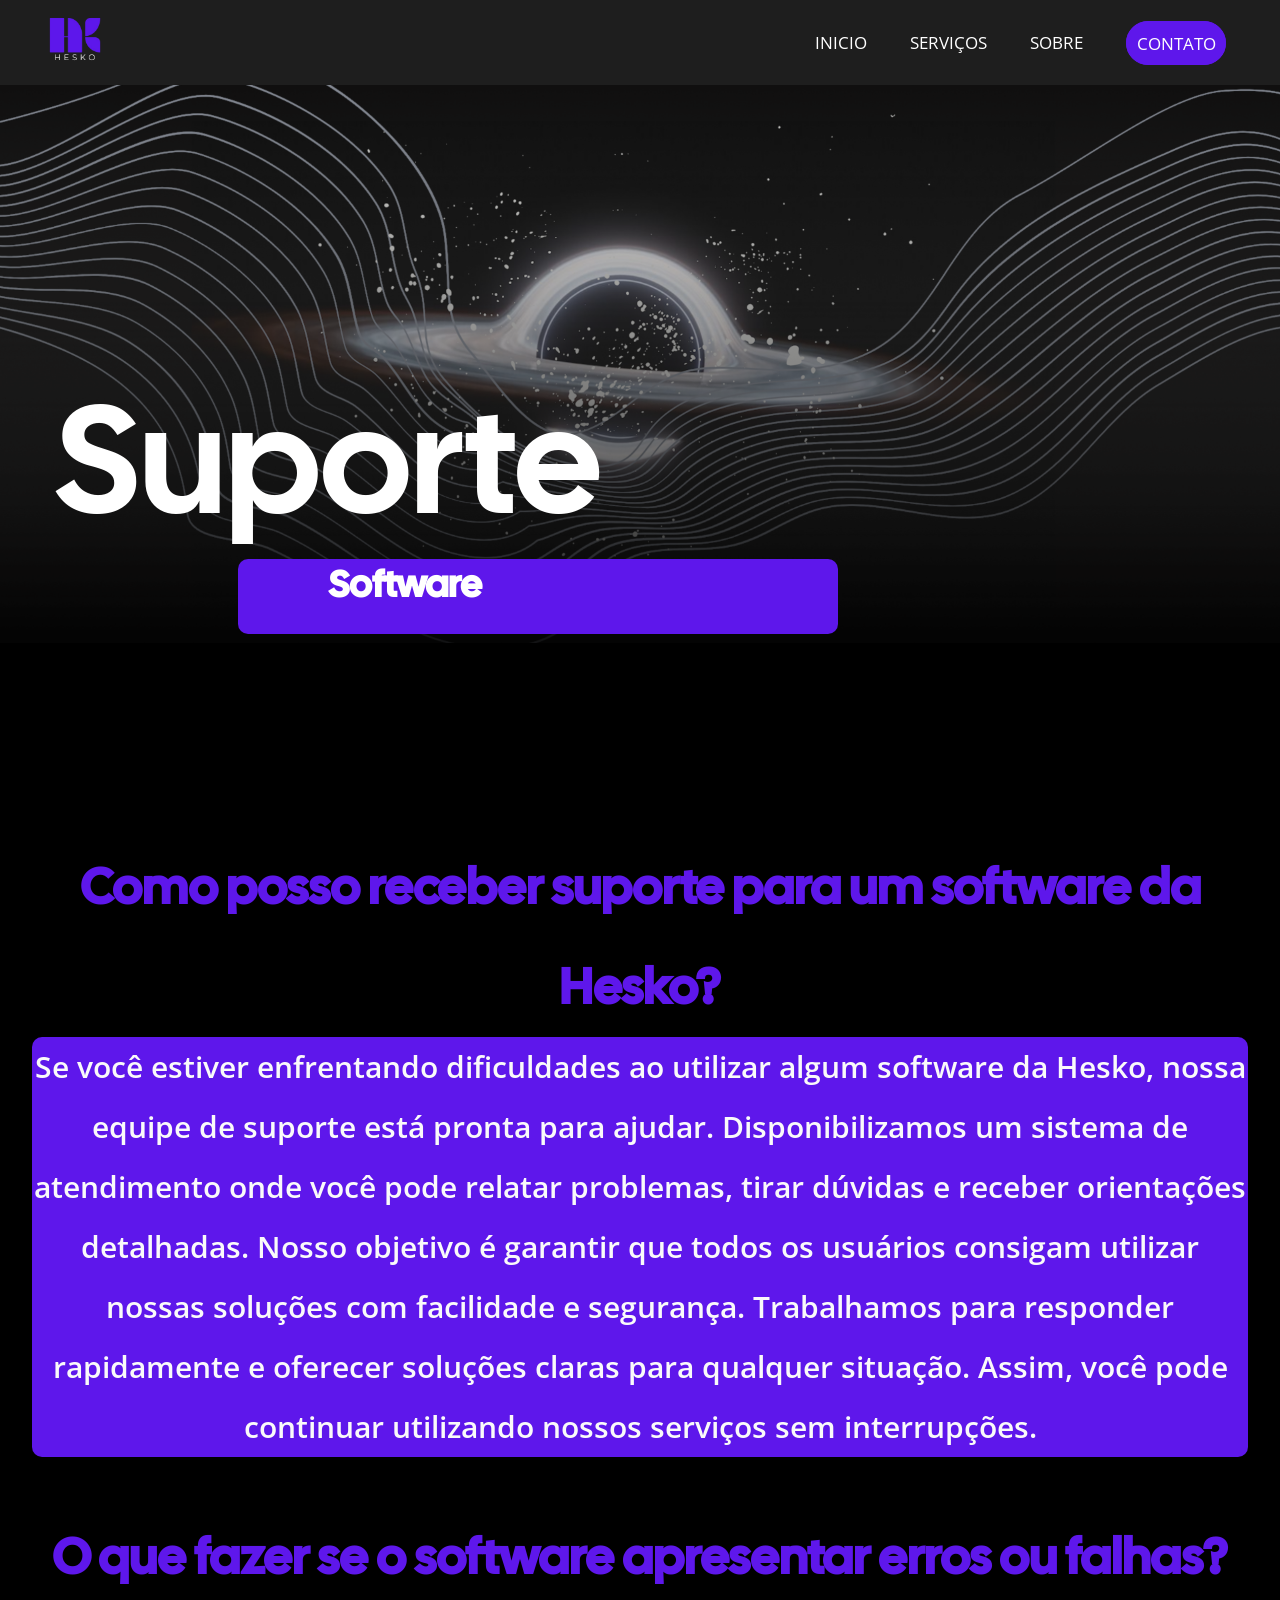
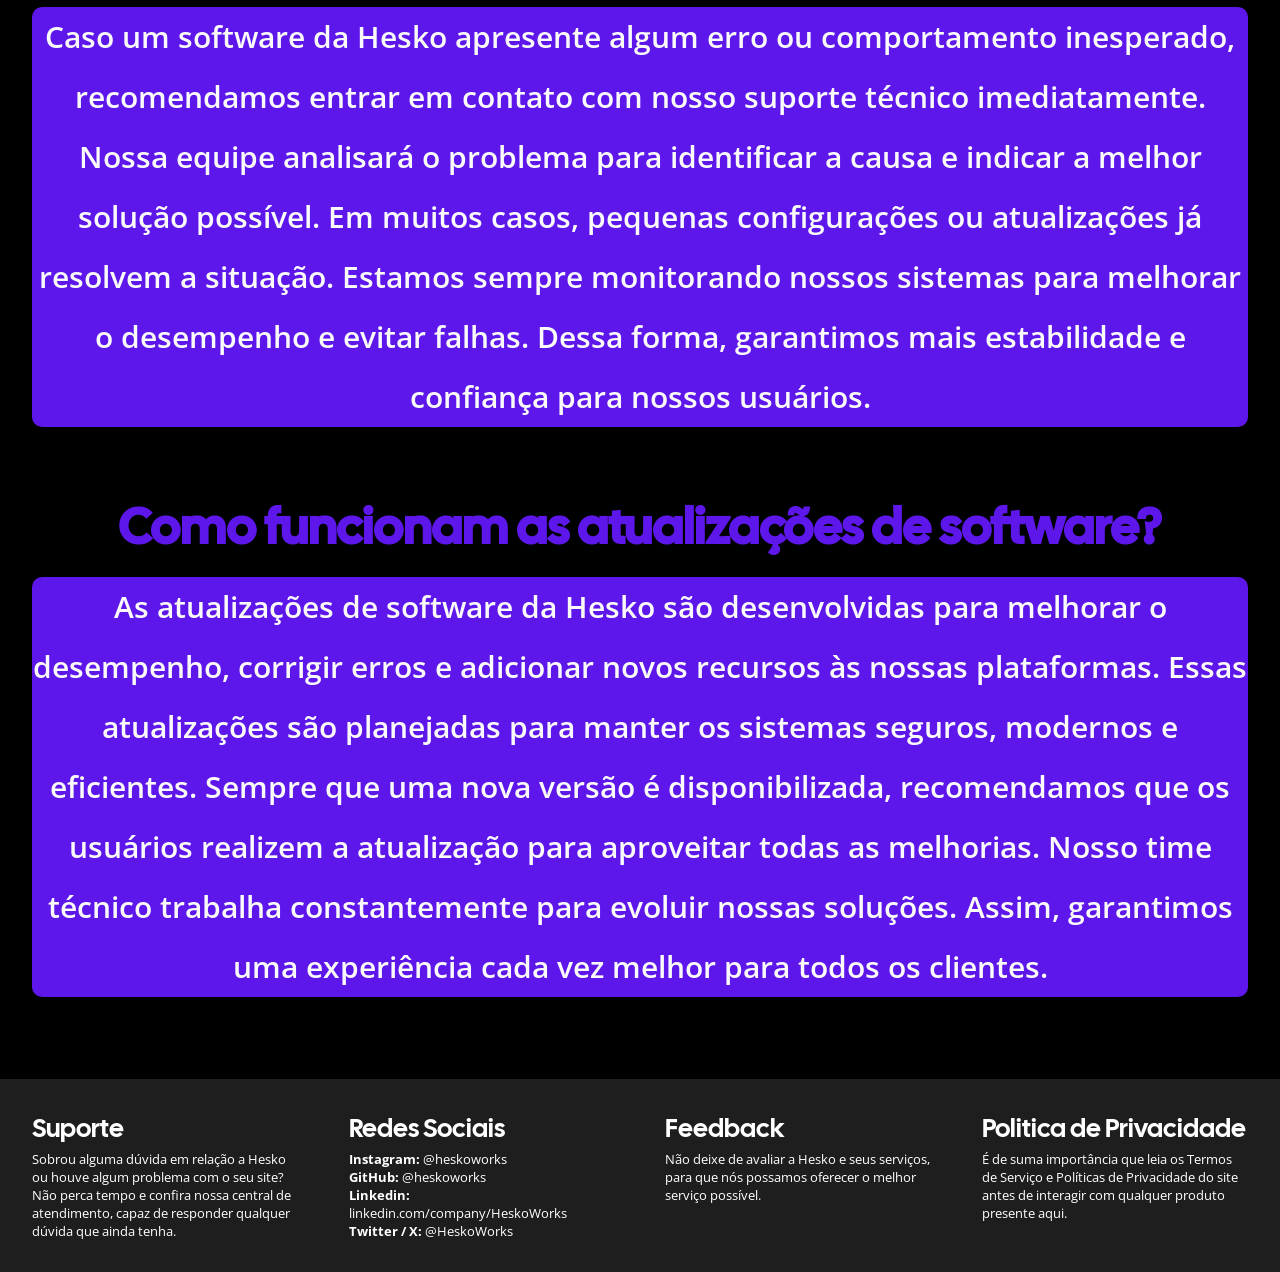
<file: Suporte/Software.html>
<!DOCTYPE html>
<html lang="pt-br">
<head>
    <meta charset="UTF-8">
    <meta name="viewport" content="width=device-width, initial-scale=1.0">
    <link rel="stylesheet" href="../css/header.css" id="message" >
    <link rel="stylesheet" href="../css/style.css" id="widen" >
    <link rel="stylesheet" href="../css/footer.css" id="resist" >
    <link rel="preconnect" href="https://fonts.googleapis.com">
    <link rel="icon" href="../img/Hesko-remove.png">
    <link rel="preconnect" href="https://fonts.gstatic.com" crossorigin>
    <link href="https://fonts.googleapis.com/css2?family=Open+Sans:ital,wght@0,300..800;1,300..800&display=swap" rel="stylesheet">
    <link rel="preconnect" href="https://fonts.googleapis.com">
    <link rel="preconnect" href="https://fonts.gstatic.com" crossorigin>
    <link href="https://fonts.googleapis.com/css2?family=Cal+Sans&family=Zalando+Sans+Expanded:ital,wght@0,200..900;1,200..900&display=swap" rel="stylesheet">
    <title>Suporte</title>
</head>
<body>
    <header>   
            <nav>
                <a href="../index.html"><img src="../img/Hesko-remove.png" alt="logo" class="logo" id="Burro" ></a>
               
                <ul class="menu">
                    <li class="dropdown" >
                        <a>INICIO</a>
                        <ul class="submenu"id="um">
                            <li> <button onclick="PretoGeral()" class="button">Mudar Modo</button></li>
                            <li> <a href="../index.html"> Home </a></li>
                        </ul>
                    </li>
                    <li class="dropdown">
                        <a>SERVIÇOS</a>
                        <ul class="submenu" >
                            <li><a href="../html/servicos.html#servicos">Servicos</a></li>
                            <li> <a href="../html/servicos.html#tabela"> Tabela </a></li>
                            <li><a href="../html/servicos.html#orcamento">Orçamento</a></li>
                        </ul>
                    </li>
                    <li class="dropdown" >
                        <a>SOBRE</a>
                        <ul class="submenu"id="quatro">
                            <li><a href="../html/cadastro.html">Cadastro</a></li>
                            <li><a href="../html/login.html">Login</a></li>
                            <li><a href="../html/pag_cliente.html">Clientes</a></li>
                            <li><a href="../html/sobre_nos.html">Sobre Nós</a></li>
                        </ul>
                    </li>
                    <li class="dropdown" >
                        <a href="Chat.html" class="borda">CONTATO</a>
                        
                    </li>
                   
                </ul>
            </nav>
    </header>
    <article>
    <img src="../img/FixBackground.png" class="hole" id="BORACO" >
    <div class="subtitulo">
        <ul class="Space" >
            <p class="apresent"> Suporte </p>
            <li class="box1" > <p class="paragrafo" > Software </p> </li>

        </ul>
    </div>
    </article>
     <div class="col-section"  id="sec-geral">
                <div class="sec-geral">
                <h1>
                    Como posso receber suporte para um software da Hesko?
                </h1> 
                <div class="box2" >
                <p>     
                Se você estiver enfrentando dificuldades ao utilizar algum software da Hesko, nossa equipe de suporte está pronta para ajudar. Disponibilizamos um sistema de atendimento onde você pode relatar problemas, tirar dúvidas e receber orientações detalhadas. Nosso objetivo é garantir que todos os usuários consigam utilizar nossas soluções com facilidade e segurança. Trabalhamos para responder rapidamente e oferecer soluções claras para qualquer situação. Assim, você pode continuar utilizando nossos serviços sem interrupções.
                </p>
                </div>
                <h1>
                    O que fazer se o software apresentar erros ou falhas?
                </h1>
                <div class="box2" >
                <p>
                    Caso um software da Hesko apresente algum erro ou comportamento inesperado, recomendamos entrar em contato com nosso suporte técnico imediatamente. Nossa equipe analisará o problema para identificar a causa e indicar a melhor solução possível. Em muitos casos, pequenas configurações ou atualizações já resolvem a situação. Estamos sempre monitorando nossos sistemas para melhorar o desempenho e evitar falhas. Dessa forma, garantimos mais estabilidade e confiança para nossos usuários.
                </p>
                </div>
                <h1>
                    Como funcionam as atualizações de software?
                </h1>
                <div class="box2" >
                <p>
                    As atualizações de software da Hesko são desenvolvidas para melhorar o desempenho, corrigir erros e adicionar novos recursos às nossas plataformas. Essas atualizações são planejadas para manter os sistemas seguros, modernos e eficientes. Sempre que uma nova versão é disponibilizada, recomendamos que os usuários realizem a atualização para aproveitar todas as melhorias. Nosso time técnico trabalha constantemente para evoluir nossas soluções. Assim, garantimos uma experiência cada vez melhor para todos os clientes.
                </p>
                </div>
                </div>      
            </div>
    <footer>
        <div class="conteiner-footer">
            <div class="col-footer">
                <div class="col-interior">
                    <h1>Suporte</h1>
                    <p>Sobrou alguma dúvida em relação a Hesko ou houve algum problema com o seu site? Não perca tempo e confira nossa central de atendimento,
                    capaz de responder qualquer dúvida que ainda tenha.  </p>
                </div>
            </div>
            <div class="col-footer">
                <div class="col-interior" id="redes-sociais">
                    <h1>Redes Sociais</h1>
                    <p><b>Instagram:</b> @heskoworks </p>
                    <p><b>GitHub:</b> @heskoworks </p>
                    <p><b>Linkedin:</b> linkedin.com/company/HeskoWorks</p>
                    <p><b>Twitter / X:</b> @HeskoWorks </p>  
                </div>
            </div>
            <div class="col-footer">
                <div class="col-interior">
                    <h1>Feedback</h1>
                    <p>   Não deixe de avaliar a Hesko e seus serviços, para que nós possamos oferecer o melhor serviço possível.</p>
                </div>
            </div>
            <div class="col-footer">
                <div class="col-interior">
                    <h1>Politica de Privacidade</h1>
                    <p> É de suma importância que leia os Termos de Serviço e Políticas de Privacidade do site antes de interagir com qualquer produto presente aqui.</p>
                </div>
            </div>
        </div>
    </footer>
    <script src="../Script/Script.js" ></script>
</body>
</html>
</file>
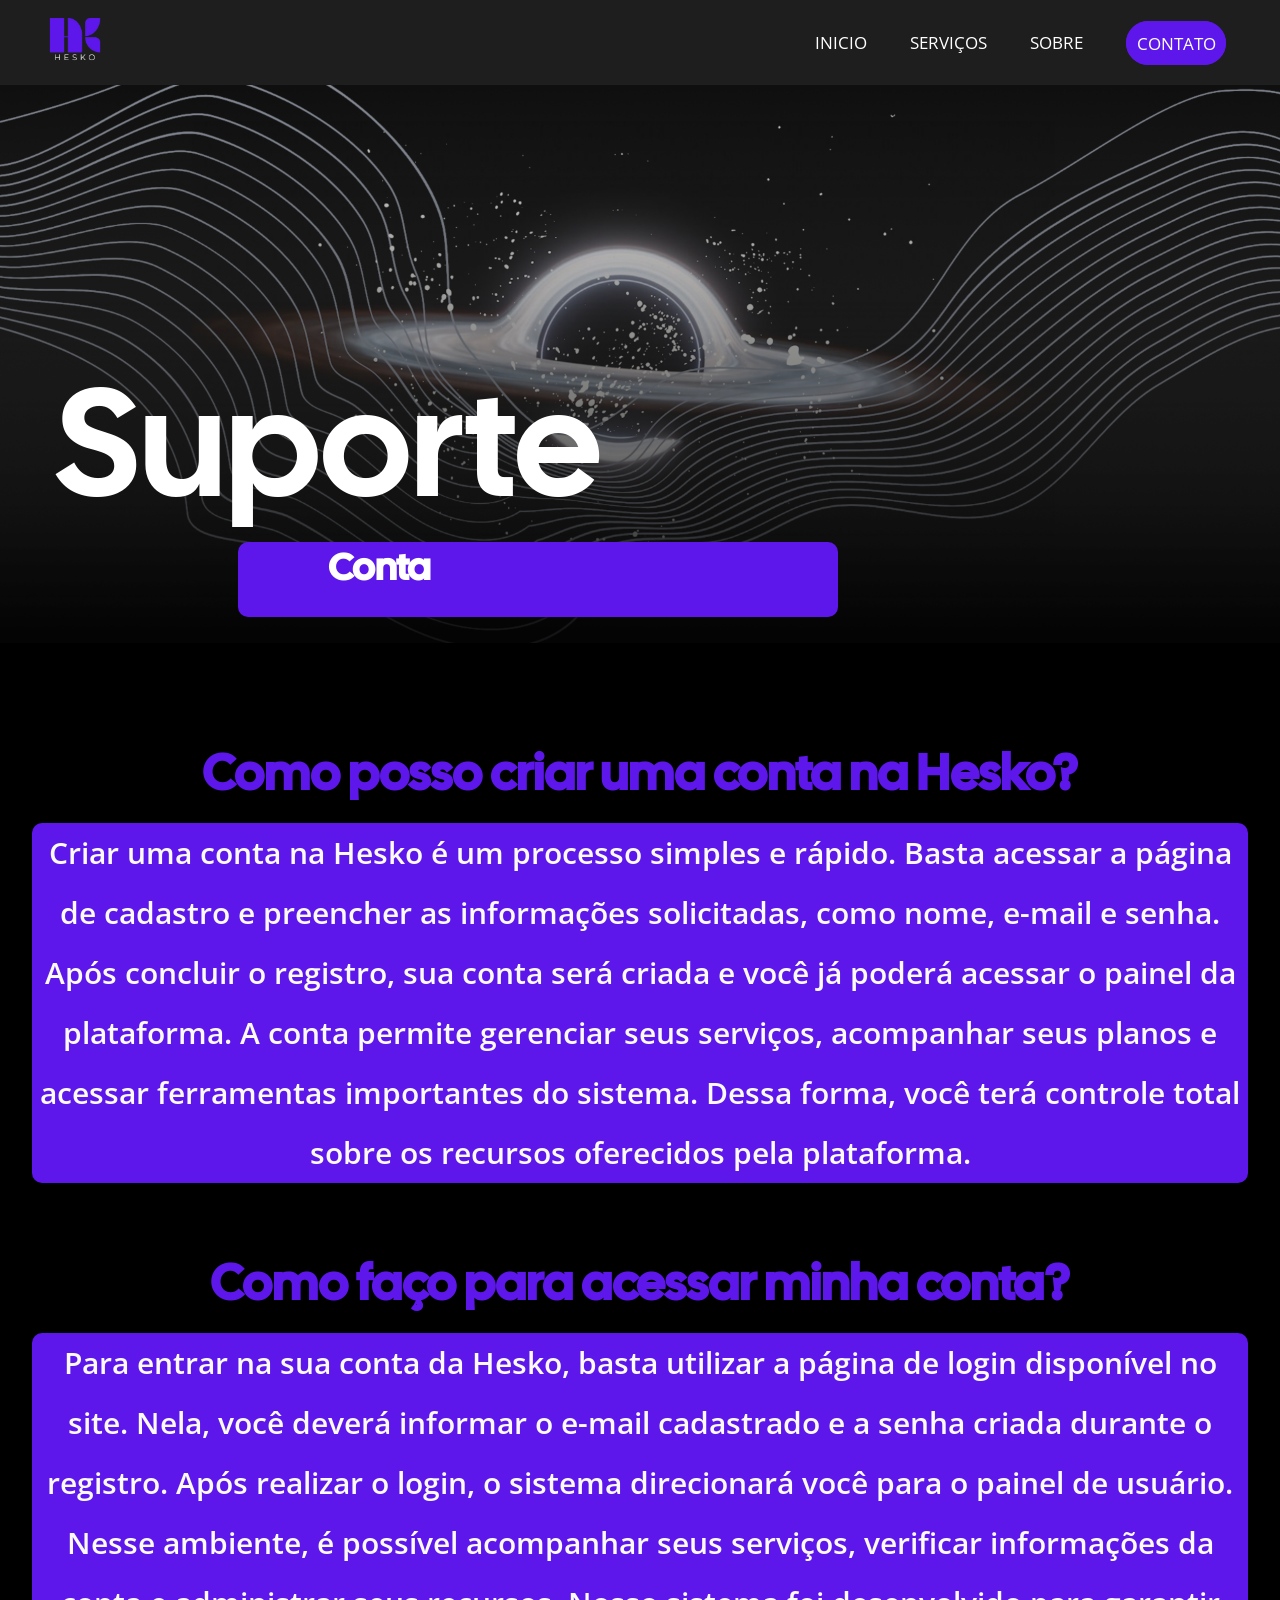
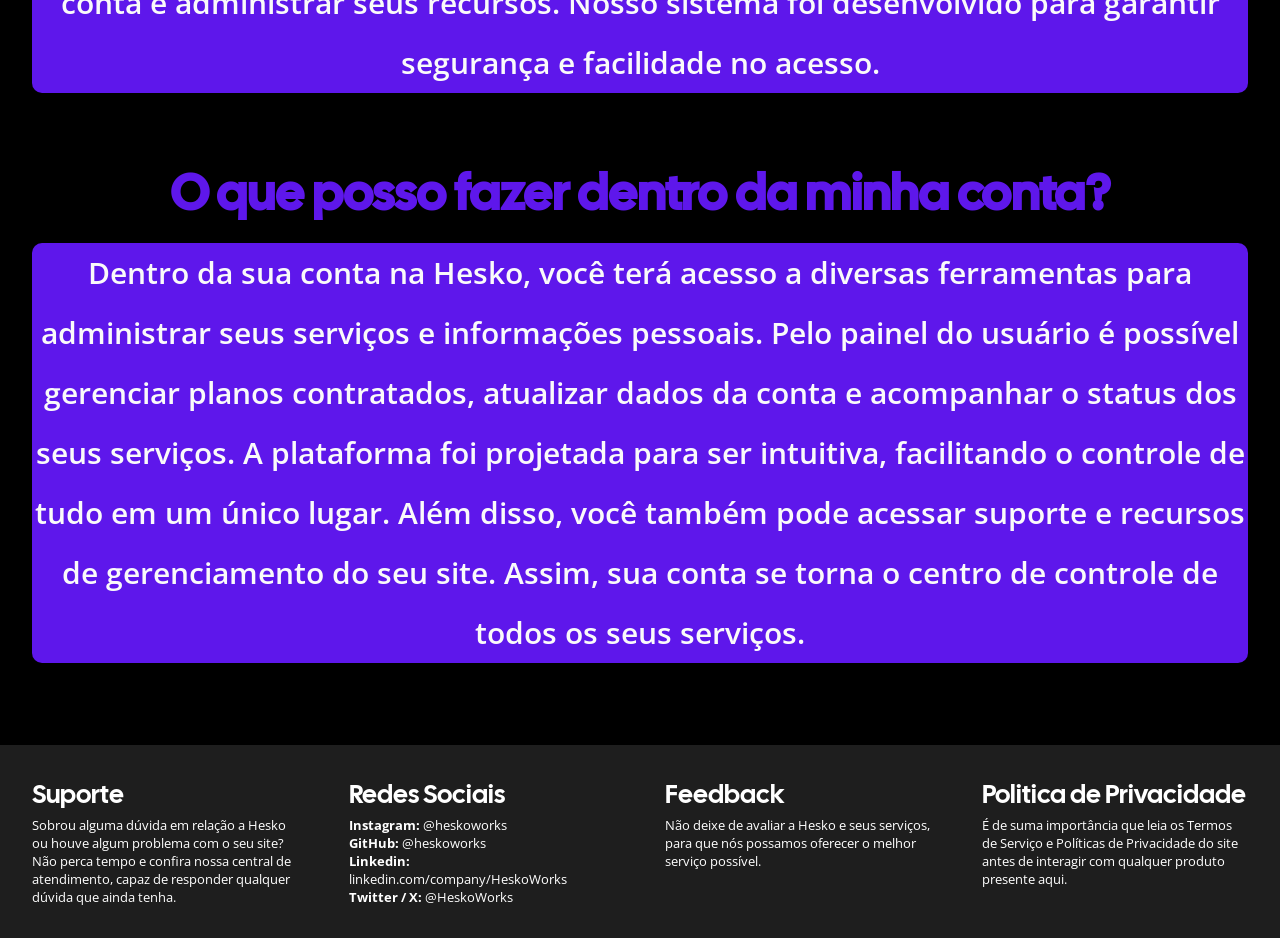
<file: Suporte/Suporte_Conta.html>
<!DOCTYPE html>
<html lang="pt-br">
<head>
    <meta charset="UTF-8">
    <meta name="viewport" content="width=device-width, initial-scale=1.0">
    <link rel="stylesheet" href="../css/header.css" id="message" >
    <link rel="stylesheet" href="../css/style.css" id="widen" >
    <link rel="stylesheet" href="../css/footer.css" id="resist" >
    <link rel="preconnect" href="https://fonts.googleapis.com">
    <link rel="icon" href="../img/Hesko-remove.png">
    <link rel="preconnect" href="https://fonts.gstatic.com" crossorigin>
    <link href="https://fonts.googleapis.com/css2?family=Open+Sans:ital,wght@0,300..800;1,300..800&display=swap" rel="stylesheet">
    <link rel="preconnect" href="https://fonts.googleapis.com">
    <link rel="preconnect" href="https://fonts.gstatic.com" crossorigin>
    <link href="https://fonts.googleapis.com/css2?family=Cal+Sans&family=Zalando+Sans+Expanded:ital,wght@0,200..900;1,200..900&display=swap" rel="stylesheet">
    <title>Suporte</title>
</head>
<body>
    <header>   
            <nav>
                <a href="../index.html"><img src="../img/Hesko-remove.png" alt="logo" class="logo" id="Burro" ></a>
               
                <ul class="menu">
                    <li class="dropdown" >
                        <a>INICIO</a>
                        <ul class="submenu"id="um">
                            <li> <button onclick="PretoGeral()" class="button">Mudar Modo</button></li>
                            <li> <a href="../index.html"> Home </a></li>
                        </ul>
                    </li>
                    <li class="dropdown">
                        <a>SERVIÇOS</a>
                        <ul class="submenu" >
                            <li><a href="../html/servicos.html#servicos">Servicos</a></li>
                            <li> <a href="../html/servicos.html#tabela"> Tabela </a></li>
                            <li><a href="../html/servicos.html#orcamento">Orçamento</a></li>
                        </ul>
                    </li>
                    <li class="dropdown" >
                        <a>SOBRE</a>
                        <ul class="submenu"id="quatro">
                            <li><a href="../html/cadastro.html">Cadastro</a></li>
                            <li><a href="../html/login.html">Login</a></li>
                            <li><a href="../html/pag_cliente.html">Clientes</a></li>
                            <li><a href="../html/sobre_nos.html">Sobre Nós</a></li>
                        </ul>
                    </li>
                    <li class="dropdown" >
                        <a href="Chat.html" class="borda">CONTATO</a>
                        
                    </li>
                   
                </ul>
            </nav>
    </header>
    <img src="../img/FixBackground.png" alt="foto" class="hole" id="BORACO" >
    <div class="subtitulo">
        <ul class="Space" >
            <p class="apresent"> Suporte </p>
            <li class="box1" > <p class="paragrafo" > Conta </p> </li>

        </ul>
    </div>
    </article>
     <div class="col-section"  id="sec-geral">
                <div class="sec-geral">
                <h1>
                    Como posso criar uma conta na Hesko?
                </h1> 
                <div class="box2" >
                <p>
                    Criar uma conta na Hesko é um processo simples e rápido. Basta acessar a página de cadastro e preencher as informações solicitadas, como nome, e-mail e senha. Após concluir o registro, sua conta será criada e você já poderá acessar o painel da plataforma. A conta permite gerenciar seus serviços, acompanhar seus planos e acessar ferramentas importantes do sistema. Dessa forma, você terá controle total sobre os recursos oferecidos pela plataforma.
                </p>
                </div>
                <h1>
                    Como faço para acessar minha conta?
                </h1>
                <div class="box2" >
                <p>
                    Para entrar na sua conta da Hesko, basta utilizar a página de login disponível no site. Nela, você deverá informar o e-mail cadastrado e a senha criada durante o registro. Após realizar o login, o sistema direcionará você para o painel de usuário. Nesse ambiente, é possível acompanhar seus serviços, verificar informações da conta e administrar seus recursos. Nosso sistema foi desenvolvido para garantir segurança e facilidade no acesso.
                </p>
                </div>
                <h1>
                    O que posso fazer dentro da minha conta?
                </h1>
                <div class="box2" >
                <p>
                    Dentro da sua conta na Hesko, você terá acesso a diversas ferramentas para administrar seus serviços e informações pessoais. Pelo painel do usuário é possível gerenciar planos contratados, atualizar dados da conta e acompanhar o status dos seus serviços. A plataforma foi projetada para ser intuitiva, facilitando o controle de tudo em um único lugar. Além disso, você também pode acessar suporte e recursos de gerenciamento do seu site. Assim, sua conta se torna o centro de controle de todos os seus serviços.
                </p>
                </div>
                </div>      
            </div>
    <footer>
        <div class="conteiner-footer">
            <div class="col-footer">
                <div class="col-interior">
                    <h1>Suporte</h1>
                    <p>Sobrou alguma dúvida em relação a Hesko ou houve algum problema com o seu site? Não perca tempo e confira nossa central de atendimento,
                    capaz de responder qualquer dúvida que ainda tenha.  </p>
                </div>
            </div>
            <div class="col-footer">
                <div class="col-interior" id="redes-sociais">
                    <h1>Redes Sociais</h1>
                    <p><b>Instagram:</b> @heskoworks </p>
                    <p><b>GitHub:</b> @heskoworks </p>
                    <p><b>Linkedin:</b> linkedin.com/company/HeskoWorks</p>
                    <p><b>Twitter / X:</b> @HeskoWorks </p>  
                </div>
            </div>
            <div class="col-footer">
                <div class="col-interior">
                    <h1>Feedback</h1>
                    <p>   Não deixe de avaliar a Hesko e seus serviços, para que nós possamos oferecer o melhor serviço possível.</p>
                </div>
            </div>
            <div class="col-footer">
                <div class="col-interior">
                    <h1>Politica de Privacidade</h1>
                    <p> É de suma importância que leia os Termos de Serviço e Políticas de Privacidade do site antes de interagir com qualquer produto presente aqui.</p>
                </div>
            </div>
        </div>
    </footer>
    <script src="../Script/Script.js" ></script>
</body>
</html>
</file>
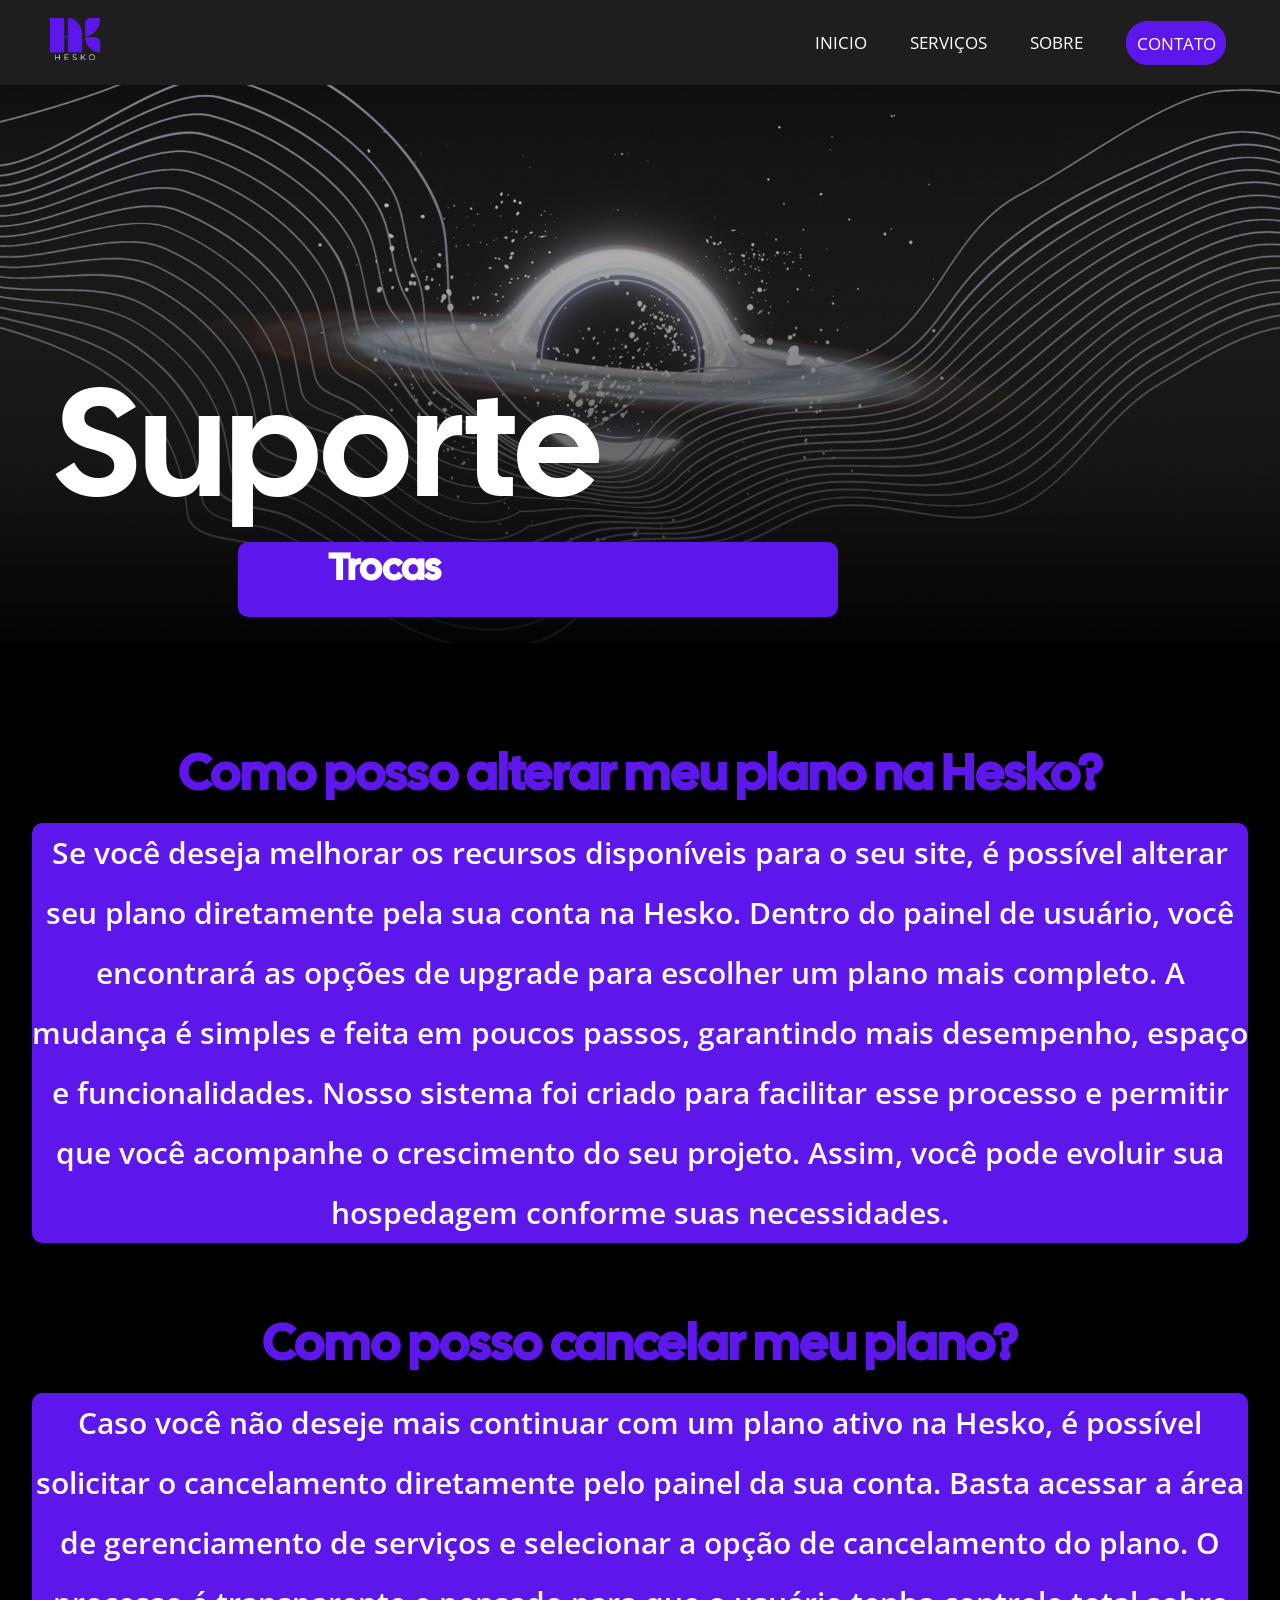
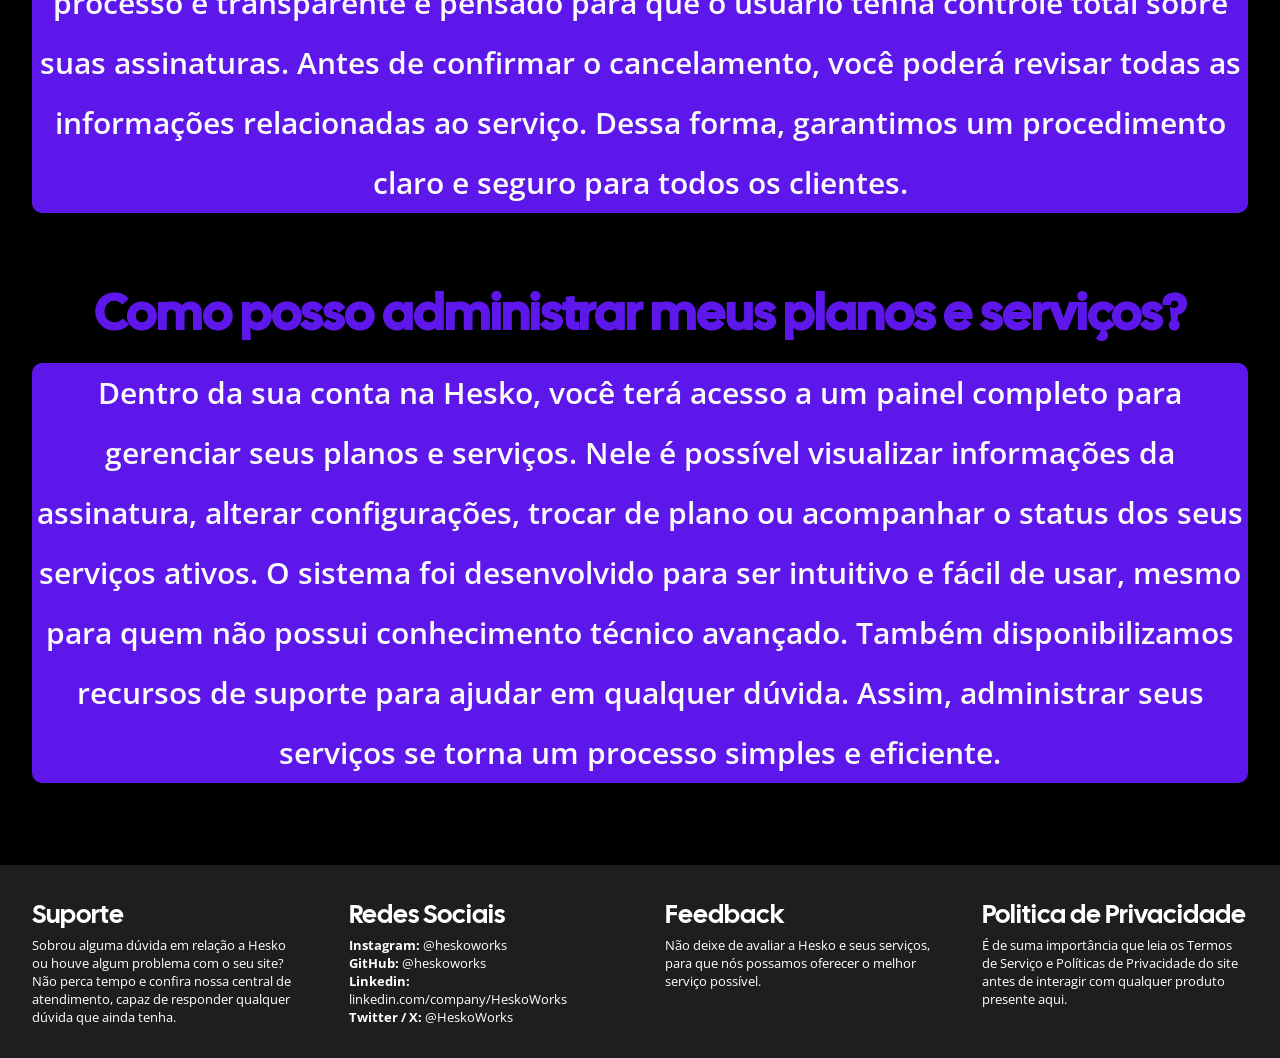
<file: Suporte/Trocas.html>
<!DOCTYPE html>
<html lang="pt-br">
<head>
    <meta charset="UTF-8">
    <meta name="viewport" content="width=device-width, initial-scale=1.0">
    <link rel="stylesheet" href="../css/header.css" id="message" >
    <link rel="stylesheet" href="../css/style.css" id="widen" >
    <link rel="stylesheet" href="../css/footer.css" id="resist" >
    <link rel="preconnect" href="https://fonts.googleapis.com">
    <link rel="icon" href="../img/Hesko-remove.png">
    <link rel="preconnect" href="https://fonts.gstatic.com" crossorigin>
    <link href="https://fonts.googleapis.com/css2?family=Open+Sans:ital,wght@0,300..800;1,300..800&display=swap" rel="stylesheet">
    <link rel="preconnect" href="https://fonts.googleapis.com">
    <link rel="preconnect" href="https://fonts.gstatic.com" crossorigin>
    <link href="https://fonts.googleapis.com/css2?family=Cal+Sans&family=Zalando+Sans+Expanded:ital,wght@0,200..900;1,200..900&display=swap" rel="stylesheet">
    <title>Suporte</title>
</head>
<body>
    <header>   
            <nav>
                <a href="../index.html"><img src="../img/Hesko-remove.png" alt="logo" class="logo" id="Burro" ></a>
               
                <ul class="menu">
                    <li class="dropdown" >
                        <a>INICIO</a>
                        <ul class="submenu"id="um">
                            <li> <button onclick="PretoGeral()" class="button">Mudar Modo</button></li>
                            <li> <a href="../index.html"> Home </a></li>
                        </ul>
                    </li>
                    <li class="dropdown">
                        <a>SERVIÇOS</a>
                        <ul class="submenu" >
                            <li><a href="../html/servicos.html#servicos">Servicos</a></li>
                            <li> <a href="../html/servicos.html#tabela"> Tabela </a></li>
                            <li><a href="../html/servicos.html#orcamento">Orçamento</a></li>
                        </ul>
                    </li>
                    <li class="dropdown" >
                        <a>SOBRE</a>
                        <ul class="submenu"id="quatro">
                            <li><a href="../html/cadastro.html">Cadastro</a></li>
                            <li><a href="../html/login.html">Login</a></li>
                            <li><a href="../html/pag_cliente.html">Clientes</a></li>
                            <li><a href="../html/sobre_nos.html">Sobre Nós</a></li>
                        </ul>
                    </li>
                    <li class="dropdown" >
                        <a href="Chat.html" class="borda">CONTATO</a>
                        
                    </li>
                   
                </ul>
            </nav>
    </header>
    <img src="../img/FixBackground.png" alt="foto" class="hole" id="BORACO" >
    <div class="subtitulo">
        <ul class="Space" >
            <p class="apresent"> Suporte </p>
            <li class="box1" > <p class="paragrafo" > Trocas </p> </li>

        </ul>
    </div>
    </article>
     <div class="col-section"  id="sec-geral">
                <div class="sec-geral">
                <h1>
                    Como posso alterar meu plano na Hesko?
                </h1> 
                <div class="box2" >
                <p>
                    Se você deseja melhorar os recursos disponíveis para o seu site, é possível alterar seu plano diretamente pela sua conta na Hesko. Dentro do painel de usuário, você encontrará as opções de upgrade para escolher um plano mais completo. A mudança é simples e feita em poucos passos, garantindo mais desempenho, espaço e funcionalidades. Nosso sistema foi criado para facilitar esse processo e permitir que você acompanhe o crescimento do seu projeto. Assim, você pode evoluir sua hospedagem conforme suas necessidades.
                </p>
                </div>
                <h1>
                    Como posso cancelar meu plano?
                </h1>
                <div class="box2" >
                <p>
                    Caso você não deseje mais continuar com um plano ativo na Hesko, é possível solicitar o cancelamento diretamente pelo painel da sua conta. Basta acessar a área de gerenciamento de serviços e selecionar a opção de cancelamento do plano. O processo é transparente e pensado para que o usuário tenha controle total sobre suas assinaturas. Antes de confirmar o cancelamento, você poderá revisar todas as informações relacionadas ao serviço. Dessa forma, garantimos um procedimento claro e seguro para todos os clientes.
                </p>
                </div>
                <h1>
                    Como posso administrar meus planos e serviços?
                </h1>
                <div class="box2" >
                <p>
                    Dentro da sua conta na Hesko, você terá acesso a um painel completo para gerenciar seus planos e serviços. Nele é possível visualizar informações da assinatura, alterar configurações, trocar de plano ou acompanhar o status dos seus serviços ativos. O sistema foi desenvolvido para ser intuitivo e fácil de usar, mesmo para quem não possui conhecimento técnico avançado. Também disponibilizamos recursos de suporte para ajudar em qualquer dúvida. Assim, administrar seus serviços se torna um processo simples e eficiente.
                </p>
                </div>
                </div>      
            </div>
    <footer>
        <div class="conteiner-footer">
            <div class="col-footer">
                <div class="col-interior">
                    <h1>Suporte</h1>
                    <p>Sobrou alguma dúvida em relação a Hesko ou houve algum problema com o seu site? Não perca tempo e confira nossa central de atendimento,
                    capaz de responder qualquer dúvida que ainda tenha.  </p>
                </div>
            </div>
            <div class="col-footer">
                <div class="col-interior" id="redes-sociais">
                    <h1>Redes Sociais</h1>
                    <p><b>Instagram:</b> @heskoworks </p>
                    <p><b>GitHub:</b> @heskoworks </p>
                    <p><b>Linkedin:</b> linkedin.com/company/HeskoWorks</p>
                    <p><b>Twitter / X:</b> @HeskoWorks </p>  
                </div>
            </div>
            <div class="col-footer">
                <div class="col-interior">
                    <h1>Feedback</h1>
                    <p>   Não deixe de avaliar a Hesko e seus serviços, para que nós possamos oferecer o melhor serviço possível.</p>
                </div>
            </div>
            <div class="col-footer">
                <div class="col-interior">
                    <h1>Politica de Privacidade</h1>
                    <p> É de suma importância que leia os Termos de Serviço e Políticas de Privacidade do site antes de interagir com qualquer produto presente aqui.</p>
                </div>
            </div>
        </div>
    </footer>
    <script src="../Script/Script.js" ></script>
</body>
</html>
</file>
<file: css/header.css>
header{
    display: flex;
    width: 100%;
    min-height: 60px;
    position: relative;
    z-index: 100;
}
nav{
    width: 100%;
    min-height: 60px;
    flex-wrap: wrap;
    display: flex;
    align-items: center;
    justify-content: space-between;
    position: relative;
    z-index: 1;
    color: white;
    font-family: "Open Sans", sans-serif;
    background-color: #1e1e1e;
    flex-direction: row;
    
    font-size: 17px;
}
.menu{
    display: flex;
    margin: 0.5rem 2rem;
    align-items: center;
    
}
.menu a{
    margin: 0px 20px;
}
.menu li{
    margin: 0px 0.1rem;
    list-style: none;
    text-decoration: none;
}
.dropdown{
    position: relative;
    margin: 0px 0.5rem;
    

}
.dropdown a{
    list-style: none;
    text-decoration: none;
    color: white;
}    
.dropdown .submenu li{
    margin: 0.2rem 0rem;
}
.submenu{
    top: 100%;
    left: 0%;
    position: absolute;
    z-index: 100;
    min-width: 110px;
    opacity: 0;
    visibility: hidden;
    transition: .5s ease;
    background-color: #5e17eb;
    border-radius: 0.8rem;
    display: flex;
    flex-direction: column;
    align-items: center;
    padding: 0.2rem 0rem;
}
.submenu li{
    padding: 0.2rem 0px;
}
.dropdown:hover .submenu{
    opacity: 1;
    visibility: visible;
}

.button {
    height: 100%;
    width: 100%;
    opacity: 100%;
    border: 0px solid ;
    background-color: #00000000;
    color: #fff;
    font-family: "Open Sans", sans-serif;
    font-size: 17px;
    cursor: pointer;
}
.logo{
    margin-left: 35px;
    width: 80px;
    height: 80px;
}
#um{
    top: 100%;
    left: -10%;
}
#quatro{
    left: -10%;
    top:100%
}

.borda{
    border: 1px solid #5e17eb;;
    border-radius: 2rem;
    padding: 9.5px;
    background-color: #5e17eb;;
    
}

@media screen and (max-width: 755px){
    nav{
        flex-direction: column;
        align-items: center;
        justify-content: center;    
    }
    .menu{
        flex-direction: column;
        align-items: center;
        justify-content: center;
        gap: 20px;
    }
    .logo{
        margin-left: 0;
        width: 80px;
        height: 80px;
}
    .menu{
        margin: 0rem 0rem 1rem 0rem;
        gap: 12px;

}
    
}
</file>
<file: css/style.css>
*{
    padding: 0;
    margin: 0;
    box-sizing: border-box;
}

body{
    display: flex;
    justify-content: flex-start;
    flex-direction: column;
    background-color: black;
}

article{
    width: 100%;
    min-height: 80vh;
    position: relative;
    z-index: 10;
    display: flex;
    align-items: flex-start;
    justify-content: center;
    
    
}
.hole{
    width: 100%;
    height:auto;
    margin-bottom: 3rem;
}
.subtitulo{
    position: absolute;
    top: 38%;
    left: 3%;
    display: flex;
    flex-direction: column;
    gap: 0.1rem;
}
.apresent{
    font-size: clamp(4rem, 12vw, 16rem);
    font-family: "Cal Sans", sans-serif;
    color: #fff;
    margin-left: 4%;   
}

.paragrafo{
    position: static;
    font-size: clamp(1.5rem,3vw,3rem);
    font-family:  "Cal Sans", sans-serif;
    color: #fff;
    left: 15%;
    margin-left: 15%;
   
}
.col-apresent{
    position: static;
    flex-direction: row;
    display: flex;
    gap: 20px;
    margin-left: 35%;
    top: 10%;
    text-align: center;
    
}
.botao-1{
    margin-top: 1%;
    padding: 0.6rem;
    font-size: 14px;
    font-family: "Open Sans", sans-serif;
    background-color: #5e17eb;
    color: #fff;
    border: 1px solid #5e17eb;
    border-radius: 4rem;
    transition: transform .3s ease-in-out;
  
}
.botao-2{
    margin-top: 1%;
    padding: 0.6rem;
    font-size: 14px;
    font-family: "Open Sans", sans-serif;
    background-color: #1a1a1a;
    color: #fff;
    border: 1px solid #1a1a1a;
    border-radius: 4rem;
    transition: transform .3s ease-in-out;
 

}
.botao-1:hover{
    transform: translateY(-8px);
    border: 1px solid #fff;
  
}
.botao-2:hover{
    transform: translateY(-8px);
    border: 1px solid #5e17eb;
}
a{
    text-decoration: none;
    color: #fff;
}
.conteiner{
    display: flex;
    flex-direction: column;
    justify-content: center;
    align-items: center ;
}   
main{
    display: grid;
    width: 85%;
    max-width: 90%;
    height: 80vh;
    grid-template-columns: repeat(4,1fr);
    grid-auto-flow: row;
    gap: 20px;
    height: auto;
}

.col-card{                     
    position: relative;
    transform-style: preserve-3d;
    transition: transform .6s;
    cursor: pointer;
    box-shadow: 5px 7.5px 10px #5e17eb71;
    border-radius: 0.3rem;
    min-height: 600px;
}
.col-card:hover{
    transform: rotateY(180deg);
}
.card-face{     /* Os dois elementos ficam na mesma div*/
    position: absolute;
    width: 100%;
    height: 100%;
    backface-visibility: hidden; /* Ele esconde o lado da trás */
    display: flex;
    align-items:end;
    justify-content: right;
    font-size: clamp(1rem,3vw,2.5rem);
    font-family: "Cal Sans", sans-serif;
    color: #fff;
    text-shadow: 1px 4px 2px #5e17eb;
}
.card-back{
    transform: rotateY(180deg);  /* cmc virado */
    font-size: clamp(8px,5vw,20px);
    font-family: "Open Sans", sans-serif;
    line-height: 1.5;
    font-weight: 600;
}
main-2{
    margin-top: 2rem;
    display: flex;
    justify-content: center;
    flex-direction: row;
    align-items: center;
    width: 95%;
    min-height:200px;
    height: auto;
}
.col-main-2e{
    width: 50%;
    height: auto;
    min-height: 300px;
    background-image: url(../img/montedemais.png);
    background-size: cover;
    background-position: center;
    background-repeat: no-repeat;
}
.col-main-2d{
    color: white;
    font-family:  "Cal Sans", sans-serif;
    width: 50%;
    text-align: right;
    font-size: clamp(2rem,6vw,5rem);
}
#foto-um{
    background-image: url(../img/col-img3.jpg);
    background-size: cover;
    background-position: center;
    background-repeat: no-repeat;
    width: 100%;
    height: 100%;
}
#foto-dois{
    background-image: url(../img/col-img2.jpg);
    background-size: cover;
    background-position: center;
    background-repeat: no-repeat;
    width: 100%;
    height: 100%;
}
#foto-tres{
    background-image: url(../img/col-img5.jfif);
    background-size: cover;
    background-position: center;
    background-repeat: no-repeat;
    width: 100%;
    height: 100%;
}
#foto-quatro{
    background-image: url(../img/col-img6.jpg);
    background-size: cover;
    background-position: center;
    background-repeat: no-repeat;
    width: 100%;
    height: 100%;
}
#foto-cinco{
    background-image: url(../img/1.png);
    background-size: cover;
    background-position: center;
    background-repeat: no-repeat;
    width: 100%;
    height: 100%;
}
#foto-seis{
    background-image: url(../img/2.png);
    background-size: cover;
    background-position: center;
    background-repeat: no-repeat;
    width: 100%;
    height: 100%;
}
#foto-sete{
    background-image: url(../img/3.png);
    background-size: cover;
    background-position: center;
    background-repeat: no-repeat;
    width: 100%;
    height: 100%;
}
#foto-oito{
    background-image: url(../img/4.png);
    background-size: cover;
    background-position: center;
    background-repeat: no-repeat;
    width: 100%;
    height: 100%;
}

section{
    display: flex;
    flex-direction: row;
    width: 95%;
    height: 80vh;
    background-color: #050505;
    margin-top: 4%;
    justify-content: center;
    align-items: center;
    margin-left: 2.5%;
    border-radius: 1rem;
    transition: transform .3s ease-in-out;
    overflow-x: hidden;
    overflow-y: hidden;
    margin-bottom: 3rem;
}
.col-section{
    font-family: "Open Sans", sans-serif;
    color: #FFF;
    line-height: 2;
    padding: 2rem;
}

.col-section_Black{
    font-family: "Open Sans", sans-serif;
    color: #000;
}

.col-section h1{
    font-size:  clamp(1rem,3vw,2rem);
    font-family:  "Cal Sans", sans-serif;
    color: #5e17eb;
    text-align: right;
}

.col-section h2{
    font-size:  clamp(0.5rem,3vw,1rem);

}
.p-section-4{
    font-size:  clamp(0.5rem,3vw,1rem);
}
#sec-um{
    opacity: 0%;
    margin-left: 2%;
    width: 50%;
    display: flex;
    flex-direction: column;
    gap: 4rem;
    font-family:  "Cal Sans", sans-serif;
    font-size:   clamp(2rem,4vw,3rem);
}
#sec-dois{
    background-image: url(../img/Globo.gif);
    background-size: cover;
    background-position: center;
    background-repeat: no-repeat;
    width: 100%;
    height: 95%;
    border-radius: 100%;
}   
#sec-tres{
    opacity: 0% ;
    margin-left: 2%;
    width: 50%;
    font-family: "Open Sans", sans-serif;
    display: flex;
    justify-content: right;
}
.sec-tres{
    width: 50%;
    text-align:right;
    margin-right: 5%;

}
section:hover{
    transform: scale(1.03);
}

.Jesus{
    position: relative;
    display: flex;
    justify-content: center;
    align-items: center;
    min-height: 100%;
}

.role {
    position: absolute;
    cursor: pointer;
    top: 0%;
    left: 0%;
    opacity: 0%;
    width: 100%;
    height: 100%;
    border-radius: 100%;
    overflow-x: hidden;
    z-index: 10;
}
.Img {
    width: 512px;
    height: 512px;
    margin-top: 200px;
    margin-left: 702px;
    overflow-x: hidden;
}


.Bg {
    width: 291px;
    height: 94.4px;
    bottom: 50%;

}

.bgbox{
    justify-self: center;
    justify-content: center;
    max-height: 50vh;
    width: -7%;
    bottom: 50%;
}

.Modo_Claro {
    color: #050505;
    background-color: #fafafa;
}

.Modo_Escuro{
    color: #fafafa;
    background-color: #050505;
}

.paragrafo2{
    position: static;
    font-size: clamp(3rem,6vw,6rem);
    font-family:  "Cal Sans", sans-serif;
    color: #5e17eb;
    left: 15%;

    margin-bottom: 10px;
    align-items: center;
    display: flex;
    flex-direction: column;
    justify-content:center;
   
}

.uniao_options{
    flex-direction:row;
    text-align: left;
    display:grid;
    grid-template-columns: auto;
}
.box {
    border: #fafafa solid 1px ;
    color: #fafafa;
    background-color: #1a1a1a;
    border-radius: 1rem;
    width: 40%;
    height: 50px;
    cursor: pointer;
    text-decoration: none;
    list-style: none;
    font-size: 20px;
    font-family:  "Open Sans", sans-serif;
    font-weight: 600;
    margin-bottom: 20px;
    align-items: center;
    display: flex;
    justify-content: left;
}
.box:hover{
    background-color: #7336ee;
    
}
.box li{
    text-align: center;
    display: flex;
    align-items: center;
    
}
.a {
    padding: 0.3rem;
    display: flex;
    justify-self: center;
    text-align: center;
}
.a:hover {
        text-align: center;
}

.Space {
    width: 50%;
    justify-self: center;
}

.paragrafo a:hover {
    text-decoration: underline;
}

.conteiner-login{
    width: 100%;
    height: 100vh;
    background-image: url("../img/FixBackground.png");
    background-repeat: no-repeat;
    background-position: center;
    background-size: cover;
    position: relative;
}
.conteiner-login img{
    width: 100%;
    height: 100%;
}

a{
    text-decoration: none;
    color: inherit;

}
.div-login{
    position: absolute;
    top: 10%;
    left: 17%;
    width: 62%;
    background-color: #f1f1f1;
    display: grid;
    grid-template-columns: 1.5fr 2fr;
    border: none;
    border-radius: 0.8rem;
    overflow: hidden;
    transition: transform .3s ease-in-out;
}
.div-login:hover{
    transform: scale(1.01);
}

.col-e{
    background-color: #1e1e1e;
    display: flex;
    flex-direction: column;
    align-items: center;
    justify-content: center;
}
.col-e img{
    border: none;
    border-radius: 50%;
    width: 10%;
    height: auto;
}
.col-e h1{
    font-family: "Cal sans",sans-serif;
    font-size: clamp(20px,2vw,40px);
    font-weight: 100;
    color: white;
}
.col-e p{
    font-family: "Open sans",sans-serif;
    font-size: 15px;
    width: 53%;
    text-align: center;
    color:white;
    font-weight: 100;
}
.col-e button{
    border: 1.5px solid white ;
    color: white;
    border-radius: 2rem;
    font-family: "Zalando Sans Expanded",sans-serif;
    font-size: clamp(9px,1vw,15px);
    background-color: rgba(255, 255, 255, 0);
    padding: 0.5rem 3.5rem;
    margin: 1rem 0px;
    transition: transform .2s ease-in-out;
}




.col-d{
    display: flex;
    flex-direction: column;
    align-items: center;
    justify-content: center;
    text-align: center;
}

.col-d h1{
    margin-top: clamp(1.5rem,1vw,4rem);
    font-family: "Cal sans",sans-serif;
    font-size: clamp(20px,3vw,40px);
    font-weight: 100;
}
.logs{
    margin-top: 1rem;
    display: flex;
    justify-content: center;
    align-items: center;
    gap: 10px;
}
.circulo{
    width: 5%;
    height:5% ;
    border: none;
    border-radius: 100%;

}

.col-d .texto{
    font-family: "Open sans",sans-serif;
    font-size: clamp(9px,1vw,15px);
    text-align: center;
    margin-top: 1rem;
    width: 50%;
    text-align: center;
    margin-left: 25%;
}

.col-d .card{
    width: 50%;
    height: 80%;
    margin-top: clamp(0.5rem,1vw,2rem);
    justify-self: center;
    display: flex;
    flex-direction: column;
    gap: 20px;
    padding: 1rem;
}

.card input{
    padding: 0.7rem ;
    border: none;
    border-radius: 5px;
    transition: transform .2s ease-in-out;

}

.card button{
    border: 1px solid #1e1e1e;
    border-radius: 2rem;
    margin-bottom: clamp(0.5rem,1vw,2rem);
    padding: 0.5rem 3.5rem;
    width: 60%;
    background-color: #1e1e1e;
    color: white;
    display: flex;
    align-self: center;
    transition: transform .2s ease-in-out;
    font-family: "Zalando Sans Expanded",sans-serif;
    justify-content: center;
}


input:hover{
    transform: translateY(-4px);
    box-shadow: 0px 3px 3px;
    
}


.box1 {
    border: #1a1a1a 5px ;
    color: #fafafa;
    background-color: #5e17eb;
    border-radius: 10px;
    width: 600px;
    height: 75px;
    justify-self: center;
    cursor: pointer;
    text-decoration: none;
    list-style: none;
    font-size: 30px;
    font-family:  "Open Sans", sans-serif;
    font-weight: 600;
    margin-left: 200px;

}

#sec-geral{
    opacity: 100% ;
    width: 100%;
    font-family: "Open Sans", sans-serif;
    display: flex;
    justify-content: center;
}
.sec-geral{
    width: 100%;
    text-align:center;

}

.sec-geral h1 {
    text-align: center;
    font-size: 50px;
}

.box2 {
    border: #1a1a1a 5px ;
    color: #fafafa;
    background-color: #5e17eb;
    border-radius: 10px;
    width: 100%;
    height: auto;
    justify-self: center;
    cursor: pointer;
    text-decoration: none;
    list-style: none;
    font-size: 30px;
    font-family:  "Open Sans", sans-serif;
    font-weight: 600;
    margin-bottom: 50px;
}

.conteiner-centralizar{
    width: 100%;
    height: auto;
    display: flex;
    justify-content: center;
    align-items: center;
    flex-direction: column;
}

.form{
    width: 80%;
    height: auto;
    background: linear-gradient(0deg,#000000,oklch(29.858% 0.13241 262.055 / 0.849));
    display: flex;
    justify-content: center;
    align-items: center;
    margin-bottom: 3rem;
    border-radius: 2rem;
    overflow-y: hidden;
    transition: transform .2s ease-in-out;
}
.form:hover{
    transform: scale(1.03);
    box-shadow: 0px 7px 5px 3px #5e17eb75 ;
}



.col-form-e{
    width: 42%;
}
.col-form-e img{
    width: 100%;
    height: 100%;
}
form{
    display: flex;
    justify-content: center;
    align-items: center;
    width: 58%;
}
.teste{
    display: flex;
    justify-content: center;
    align-items: right;
    flex-direction: column;
    width: 80%;
    height: auto;
    gap: 3px;
    margin-left: 10%;
    font-family: "Open Sans",sans-serif;
    color: white;
}
input{
    width: 90%;
    padding: 0.7rem 1rem;
    border: 5px solid #371f68;
    border-radius: 1.5rem;
    transition: transform .2s ease-in-out;
    
}
input:hover{
    transform: translateY(-5px);
    box-shadow: 0px 3px 5px 1px #494949;
}
textarea{
    border: 5px solid #371f68;
    width: 90%;
    resize: none;
    border-radius: 0.5rem;
    transition: transform .2s ease-in-out;
    text-align:start;
}
textarea:hover{
    transform: translateY(-5px);
    box-shadow: 0px 3px 5px 1px #494949;
}
select:hover{
    transform: translateY(-5px);
    box-shadow: 0px 3px 5px 1px #494949;
}
select{
    border: 5px solid #371f68;
    width: 40%;
  
    border-radius: 0.5rem;
    transition: transform .2s ease-in-out;
    padding: 0.5rem;
}  
.Titulo-Orcamento{
    font-size: clamp(18px,3vw,35px);
    color:white ;
    text-align: center;
    margin-right: 10%;
    font-family: "Cal sans",sans-serif;

}
label{
    margin-top: 1.5rem;
}
form button{
    padding: 0.8rem 1rem;
    margin-top: 1.5rem;
    width: 90%;
    border-radius: 1.5rem;
    border: none;
    transition: transform .2s ease-in-out;
    background-color: #5e17eb;
    color: white;
    font-family: "Cal sans",sans-serif;
    font-size:22px;

}
form button:hover{
    transform: translateY(-8px);
    box-shadow: 0px 3px 5px 1px black;
    
}

.text_Left_White{
    text-align: center;
}

@media screen and (max-width: 1000px){
    .div-login{
        grid-template-columns:1fr;
    }
}

.Modo {
    color:#000
}
.texto p {
    color: #000;
}

@media screen and (max-width: 755px){
   
    main{
        grid-template-columns: repeat(2,1fr);
    }
}
</file>
<file: css/footer.css>
footer{
    
    width: 100%;
    height: auto;
    background-color:#1e1e1e;
    color: white;
    padding: 2rem;
}

.conteiner-footer{
    display: grid;
    grid-template-columns:repeat(4,1fr);
    gap: 50px;
}

.col-interior h1{
    font-family: "Cal sans",sans-serif;
    font-size: clamp(20px,2vw,30px);
    margin-bottom: 5px;
    font-weight: 100;
}
.col-interior p{
    font-family: "Open sans",sans-serif;
    font-size: clamp(8px,1vw,18px);
}
#redes-sociais{
    display: flex;
    flex-direction: column;
    align-items: left;
    text-align: left;
}

@media screen and (max-width: 720px){
    .conteiner-footer{
        grid-template-columns:repeat(3, 1fr) ;
    }
}

@media screen and (max-width: 720px){
    .conteiner-footer{
        grid-template-columns:repeat(2, 1fr) ;
    }
}
</file>
<file: css/pag_cliente.css>
*{
    padding: 0;
    margin: 0;
    box-sizing: border-box;
}

body {
    background-image: url(../img/fundo_Min.png);
    background-position: center;
    background-repeat: no-repeat;
    background-size: cover;
    display: flex;
    justify-content: center;
    align-items: center;
    flex-direction: column;
}

.conteiner-cliente{
    width: 70%;
    height: auto;
    padding: 2rem;
    display: flex;
    justify-content: center;
    align-items: center;
    flex-direction: column;
}


.dashboard {
    display: grid;
    grid-template-columns: repeat(4,1fr);
    gap: 20px;
    margin-bottom: 30px;
    margin-top: 3rem;
}


.card{
    flex: 1;
    background: #ffff;
    padding: 20px;
    min-height: 5rem;
    display: flex;
    align-items: center;
    justify-content: center;
    border-radius: 10px;
    box-shadow: 0 5px 15px rgba(0,0,0,0.1);
    text-align: center;
    color: black;
    transition: transform .3s ease-in-out;
    font-family: "Montserrat",sans-serif;

}
.card:hover{
    transform: translateY(-8px);
    box-shadow: 0px 2px 3px 1px #5e17eb;
}

table {
    margin-top: 3rem;
    margin-bottom: 3rem;
    width: 100%;
    border-collapse: collapse;
    background: #5e17eb;
    border-radius: 10px;
    overflow: hidden;
    color: white;
    text-align: center;
    transition: transform .3s ease-in-out;
}
table:hover{
    transform: translateY(-8px);
    box-shadow: 0px 2px 3px 1px #5e17eb;
}

th,td,tr{
    font-family: "Montserrat",sans-serif;
    font-size: clamp(20px,2vw,23px);
}
th, td {
    padding: 30px;
    text-align: center;
    transition: transform .2s ease-in-out;
}

th, td:hover{
    transform: translateY(-8px);
}
th {
    background: #1e293b;
    color: white;
}

tr:nth-child(even){
    background: #5e17eb;
}

.status {
    padding: 6px 12px;
    border-radius: 20px;
    color: white;
    font-weight: bold;
}


@media screen and (max-width: 1000px){
    .dashboard{
        grid-template-columns:repeat(2,1fr);
    }
}
</file>
<file: css/styles_Servicos.css>
*{
    padding: 0;
    margin: 0;
    box-sizing: border-box;
}
body{
    background-color:#000;
}
.conteiner{
   display: flex;
   justify-content: center;
   align-items: center;
   flex-direction: column;
   width: 100%;
   height: auto;
}
.fotao img{
    width: 100%;
    height: auto;
    position: relative;
}
.texto-titulo{
    position: absolute;
    top: 38%;
    left: 3%;
    color: white;
    
}
.texto-titulo h1{
    font-family: "Cal Sans", sans-serif;
    font-size:clamp(3rem, 10vw, 14rem);
}
.texto-titulo p{
    font-family: "Cal Sans",sans-serif;
    font-size:clamp(1.5rem,3vw,3rem);
    margin-left: 10%;
}
.botoes-inicio{
    display: flex;
    margin-left: 35%;
    gap: 10px;
}
.botao1{
    margin-top: 1%;
    padding: 0.6rem;
    font-size: 14px;
    font-family: "Open Sans", sans-serif;
    background-color: #5e17eb;
    color: #fff;
    border: 1px solid #5e17eb;
    border-radius: 4rem;
    transition: transform .3s ease-in-out;
}

.botao2{
    margin-top: 1%;
    padding: 0.6rem;
    font-size: 14px;
    font-family: "Open Sans", sans-serif;
    background-color: #1a1a1a;
    color: #fff;
    border: 1px solid #1a1a1a;
    border-radius: 4rem;
    transition: transform .3s ease-in-out;
}
.botao1:hover{
    transform: translateY(-8px);
    border: 1px solid #fff;
  
}
.botao2:hover{
    transform: translateY(-8px);
    border: 1px solid #5e17eb;
}

/* main cards */
a{
    text-decoration: none;
    color: inherit;
}
.cards{
    margin-top: 2rem;
    display: grid;
    grid-template-columns: repeat(4,1fr);
    gap: 20px;
    width: 72%;
    height: auto;
}
.col-1{
    display: flex;
    flex-direction: column;
    max-width: 100%;
    gap: 14px;
    padding: 1.2rem;
    background: linear-gradient(0deg,#000000,oklch(37.997% 0.07631 168.742 / 0.466));
    border-radius: 1rem;
    overflow: hidden;
    border: 1px solid #b2b0b6;
    transition: transform .2s ease-in-out;
}
.col-1:hover{
    transform: translateY(-8px);
    box-shadow: 5px 3px 2px oklch(55.678% 0.11372 165.327);
}
.pai{
    display: flex;
    flex-direction: row;
    align-items: center;
    justify-content: space-between;
    font-family: "Zalando Sans Expanded",sans-serif;
    color:oklch(72.553% 0.15717 162.861);
}
.nome{  
    width: 50%;
}
.especifico{
    width: 35%;
    border-radius: 1rem;
    border: 0px;
    padding: 7px;
    font-family: "Zalando Sans Expanded",sans-serif;
    font-size: 12px;
    background-color: oklch(37.997% 0.07631 168.742 / 0.788);
    color:oklch(72.553% 0.15717 162.861);
    border: 0.5px solid oklch(37.997% 0.07631 168.742 / 0);
 
}
.pequena-desc{
    width: 100%;
    font-family: "Zalando Sans Expanded",sans-serif;
    font-size: 12px;
    color: #d8d7d7;
}
.preco{
    font-size: 30px;
    color: #d8d7d7;
    font-family: "Open Sans",sans-serif;
    font-weight: 500
    ;
}
.topicos{
    display: flex;
    flex-direction: column;
    gap: 10px;
    padding: 1rem;
    font-family: "Open Sans",sans-serif;
    color: #d8d7d7;
    font-size: 15px;

}
.comprar{
    border-radius: 1rem;
    border: 0px;
    padding: 9px 4px;
    font-family: "Zalando Sans Expanded",sans-serif;
    transition: transform .2s ease-in-out;
    cursor: pointer
}
.comprar:hover{
    transform: translateY(-5px);
    box-shadow: 3px 3px 2px #80b837;
}

.col-2{
    display: flex;
    flex-direction: column;
    max-width: 100%;
    gap: 14px;
    padding: 1rem;
    background-color: oklch(18.674% 0.00002 271.152);
    border-radius: 1rem;
    overflow: hidden;
    border: 1px solid #b2b0b6;
    transition: transform .2s ease-in-out;
}
.col-2:hover{
    transform: translateY(-8px);
    box-shadow: 5px 3px 2px oklch(57.937% 0.11798 102.415);
}
.pai-2{
    display: flex;
    flex-direction: row;
    align-items: center;
    justify-content: space-between;
    font-family: "Zalando Sans Expanded",sans-serif;
    color:oklch(68.1% 0.162 75.834);
}
.nome-2{  
    width: 50%;
    color: oklch(68.1% 0.162 75.834);
}
.especifico-2{
    width: 35%;
    border-radius: 1rem;
    border: 0px;
    padding: 7px;
    font-family: "Zalando Sans Expanded",sans-serif;
    font-size: 12px;
    background-color:oklch(47.595% 0.10075 73.359);
    color:oklch(80.735% 0.1673 74.044);
    border: 0.5px solid oklch(37.997% 0.07631 168.742 / 0);
 
}
.pequena-desc{
    width: 100%;
    font-family: "Zalando Sans Expanded",sans-serif;
    font-size: 12px;
    color: #d8d7d7;
}
.preco-2{
    font-size: 30px;
    color: #d8d7d7;
    font-family: "Open Sans",sans-serif;
    font-weight: 500
    ;
}
.topicos{
    display: flex;
    flex-direction: column;
    gap: 10px;
    padding: 1rem;
    font-family: "Open Sans",sans-serif;
    color: #d8d7d7;
    font-size: 15px;

}
.comprar-2{
    border-radius: 1rem;
    border: 0px;
    padding: 9px 4px;
    font-family: "Zalando Sans Expanded",sans-serif;
    transition: transform .2s ease-in-out;
    background-color: oklch(90.54% 0.13945 95.547);
    cursor: pointer
}
.comprar-2:hover{
    transform: translateY(-5px);
    box-shadow: 3px 3px 2px #cfc42b;
}

.col-3{
    display: flex;
    flex-direction: column;
    max-width: 100%;
    gap: 14px;
    padding: 1rem;
    background-color: oklch(12.9% 0.042 264.695);
    border-radius: 1rem;
    overflow: hidden;
    border: 3px solid #371f68;
    transition: transform .2s ease-in-out;
}
.col-3:hover{
    transform: translateY(-8px);
    box-shadow: 5px 3px 2px oklch(37.9% 0.146 265.522);
}
.pai-3{
    display: flex;
    flex-direction: row;
    align-items: center;
    justify-content: space-between;
    font-family: "Zalando Sans Expanded",sans-serif;
}
.nome-3{  
    width: 50%;
    color:oklch(68.5% 0.169 237.323);
}
.especifico-3{
    width: 35%;
    border-radius: 1rem;
    border: 0px;
    padding: 7px;
    font-family: "Zalando Sans Expanded",sans-serif;
    font-size: 12px;
    background-color:oklch(37.548% 0.15385 265.888);
    color:oklch(68.5% 0.169 237.323);
    border: 0.5px solid oklch(37.997% 0.07631 168.742 / 0);
}
.pequena-desc{
    width: 100%;
    font-family: "Zalando Sans Expanded",sans-serif;
    font-size: 12px;
    color: #d8d7d7;
}
.preco-3{
    font-size: 30px;
    color:oklch(68.5% 0.169 237.323);

    font-family: "Open Sans",sans-serif;
    font-weight: 500
    ;
}
.topicos{
    display: flex;
    flex-direction: column;
    gap: 10px;
    padding: 1rem;
    font-family: "Open Sans",sans-serif;
    color: #d8d7d7;
    font-size: 15px;

}
.comprar-3{
    border-radius: 1rem;
    border: 0px;
    padding: 9px 4px;
    font-family: "Zalando Sans Expanded",sans-serif;
    transition: transform .2s ease-in-out;
    background-color:oklch(37.548% 0.15385 265.888);
    cursor: pointer;
    color:oklch(68.5% 0.169 237.323);
;
}
.comprar-3:hover{
    transform: translateY(-5px);
    box-shadow: 3px 3px 2px oklch(59.048% 0.11885 268.669);
}

.col-4{
    display: flex;
    flex-direction: column;
    max-width: 100%;
    gap: 14px;
    padding: 1rem;
    background-color: oklch(12.9% 0.042 264.695);
    border-radius: 1rem;
    overflow: hidden;
    border: 3px solid oklch(21.527% 0.08397 6.627);
    transition: transform .2s ease-in-out;
}
.col-4:hover{
    transform: translateY(-8px);
    box-shadow: 5px 3px 2px  oklch(46.39% 0.17131 8.812);
}
.pai-4{
    display: flex;
    flex-direction: row;
    align-items: center;
    justify-content: space-between;
    font-family: "Zalando Sans Expanded",sans-serif;
}
.nome-4{  
    width: 50%;
    color:oklch(45.5% 0.188 13.697);
}
.especifico-4{
    width: 35%;
    border-radius: 1rem;
    border: 0px;
    padding: 7px;
    font-family: "Zalando Sans Expanded",sans-serif;
    font-size: 12px;
    background-color:oklch(45.5% 0.188 13.697);
    color: #d8d7d7;
    border: 0.5px solid oklch(37.997% 0.07631 168.742 / 0);
 
}
.pequena-desc{
    width: 100%;
    font-family: "Zalando Sans Expanded",sans-serif;
    font-size: 12px;
    color: #d8d7d7;
}
.preco-4{
    font-size: 30px;
    color:oklch(45.5% 0.188 13.697);
    font-family: "Open Sans",sans-serif;
    font-weight: 500
    ;
}
.topicos{
    display: flex;
    flex-direction: column;
    gap: 10px;
    padding: 1rem;
    font-family: "Open Sans",sans-serif;
    color: #d8d7d7;
    font-size: 15px;

}
.comprar-4{
    border-radius: 1rem;
    border: 0px;
    padding: 9px 4px;
    font-family: "Zalando Sans Expanded",sans-serif;
    transition: transform .2s ease-in-out;
    background-color:oklch(29.241% 0.11564 11.194);
    color: #d8d7d7;
    
    list-style: none;
;
}
.comprar-4:hover{
    transform: translateY(-5px);
    box-shadow: 3px 3px 2px oklch(56.992% 0.21844 10.876);
}
/* fim cards */

article{
    margin-top: 1rem;
    width: 70%;
    height: auto;
}
.conteiner-article{
    display: flex;
    align-items: center;
    flex-direction: row;
    justify-content: right;
}
.conteiner-article h1{
    width: 50%;
    font-family: "Cal sans",sans-serif;
    font-size:clamp(1.5rem,3vw,3rem);
    color: white;
    text-align:right;
}
/* tabela */


.tabela-main{
    width: 82%;
    height: auto;
    margin-bottom: 3rem;
}

.conteiner_tabela{
    margin: 1.5rem 0px;
    width: 90%;
    height: auto;
}

.titulo{
    text-align: center;
    font-size:  clamp(15px,3vw,30px);
 }

td,th{
    padding: 16px;
    padding: 16px 0px;
    border: none;
    text-align: center;
    transition: transform .2s ease-in-out;
}
table{
    border: none;
    width: 100%;
    border-collapse: collapse;
    border-radius: 10px;   
    overflow: hidden;
    font-family:'Lucida Sans', 'Lucida Sans Regular', 'Lucida Grande', 'Lucida Sans Unicode', Geneva, Verdana, sans-serif;
    font-size: 20px;
    background-color: oklch(12.9% 0.042 264.695);
    transition: transform .2s ease-in-out;
}
table:hover{
    transform: scale(1.03);

}
th{
    background-color: #1e1e1e;
    font-family: "Zalando Sans Expanded",sans-serif;
    font-size: 15px;
    color:oklch(43.091% 0.16933 12.739);
    padding: 20px 0;
}
.roxo{
    background-color: #1e1e1e;
    font-family:  "Cal sans",sans-serif;
}
td{
    color: #d8d7d7;
    font-family:"Open Sans",sans-serif;
}

/* form */

.form{
    width: 80%;
    height: auto;
    background: linear-gradient(0deg,#000000,oklch(29.858% 0.13241 262.055 / 0.849));

    display: flex;
    justify-content: center;
    align-items: center;
    margin-bottom: 3rem;
    border-radius: 2rem;
    overflow-y: hidden;
    transition: transform .2s ease-in-out;
}
.form:hover{
    transform: scale(1.03);
    box-shadow: 0px 7px 5px 3px #5e17eb75 ;
}



.col-form-e{
    width: 42%;
}
.col-form-e img{
    width: 100%;
    height: 100%;
}
form{
    display: flex;
    justify-content: center;
    align-items: center;
    width: 58%;
}
.teste{
    display: flex;
    justify-content: center;
    align-items: right;
    flex-direction: column;
    width: 80%;
    height: auto;
    gap: 3px;
    margin-left: 10%;
    font-family: "Open Sans",sans-serif;
    color: white;
}
input{
    width: 90%;
    padding: 0.7rem 1rem;
    border: 5px solid #371f68;
    border-radius: 1.5rem;
    transition: transform .2s ease-in-out;
    
}
input:hover{
    transform: translateY(-5px);
    box-shadow: 0px 3px 5px 1px #494949;
}
textarea{
    border: 5px solid #371f68;
    width: 90%;
    resize: none;
    border-radius: 0.5rem;
    transition: transform .2s ease-in-out;
    text-align:start;
}
textarea:hover{
    transform: translateY(-5px);
    box-shadow: 0px 3px 5px 1px #494949;
}
select:hover{
    transform: translateY(-5px);
    box-shadow: 0px 3px 5px 1px #494949;
}
select{
    border: 5px solid #371f68;
    width: 40%;
  
    border-radius: 0.5rem;
    transition: transform .2s ease-in-out;
    padding: 0.5rem;
}  
.Titulo-Orcamento{
    font-size: clamp(18px,3vw,35px);
    color:white ;
    text-align: center;
    margin-right: 10%;
    font-family: "Cal sans",sans-serif;

}
label{
    margin-top: 1.5rem;
}
form button{
    padding: 0.8rem 1rem;
    margin-top: 1.5rem;
    width: 90%;
    border-radius: 1.5rem;
    border: none;
    transition: transform .2s ease-in-out;
    background-color: #5e17eb;
    color: white;
    font-family: "Cal sans",sans-serif;
    font-size:22px;

}
form button:hover{
    transform: translateY(-8px);
    box-shadow: 0px 3px 5px 1px black;
    
}



@media screen and (max-width: 1000px) {
    .cards{
        grid-template-columns: repeat(2, 1fr);
        width: 80%;
    }
}
</file>
<file: css/sobre_nos.css>
*{
    padding: 0;
    margin: 0;
    box-sizing: border-box;
}
body{
    background-color:#000;
}

main{
    display: flex;
    justify-content: center;
}
a{
    color: inherit;
    text-decoration: none;
}

.blur-fundo{
    background-image: url(../img/FixBackground.png);
    background-size: cover;
    background-position: center;
    background-repeat: no-repeat;
    width: 100%;
    height: 100vh;
    filter: blur(5px);
}
.meio-sobre{
    position: absolute;
    top: 35%;
    display: flex;
    justify-content: center;
    align-items: center;
    flex-direction: column;
    gap: 15px;
    width: 80%;
    height: auto;
    padding: 2rem;
    z-index: 100;
}
.intro{
    position: absolute;
    top: 7%;
    display: flex;
    justify-content: center;
    align-items: center;
    flex-direction: column;
}
.intro p{
    font-family: "Cal Sans", sans-serif;
    font-size:clamp(3rem, 10vw, 14rem);
    color: #d8d7d7;
}

.meio-sobre button{
    border-radius: 2rem;
    padding: 0.5rem;
    border: 1px solid #54b9a7;
    background-color: #1c1d5c;
    color: #54b9a7;
    transition: transform .2s ease-in-out;
    font-family: "Zalando Sans Expanded",sans-serif;

}
button:hover{
    transform: translateY(-8px);
    box-shadow: 0px 2px 3px 1px #5e17eb;

}

.apresent{
    text-align: center;
    width: 35%;
    font-family: "Cal Sans",sans-serif;
    font-size:clamp(1rem,3vw,2rem);
    color: #d8d7d7;
}
.apresent u{
    color: #54b9a7;
}
.paragrafo{
    text-align: center;
    width: 50%;
    color: #d8d7d7;
    font-family: "Zalando Sans Expanded",sans-serif;

}
.grid-apresent{
    margin-top: 1rem;
    display: grid;
    grid-template-columns: repeat(auto-fit,minmax(300px,1fr));
    width: 70%;
    height: auto;
    gap: 10px;
    margin-bottom: 5rem;
}
.grid-col{
    transition: transform .2s ease-in-out;
    background: linear-gradient(0deg,#0e1f2d,#1e1e1e);
    border: 1px solid #54b9a7;
    display: flex;
    align-items: center;
    justify-content: center;
    flex-direction: column;
    gap:20px;
    text-align: center;
    position: relative;
    margin-top: 4rem;
    border-radius: 0.9rem;
    padding: 2rem;
    color: #d8d7d7;
} 
.grid-col:hover{
    transform: translateY(-15px);
    box-shadow: 0px 2px 3px 1px #5e17eb;

}
.titulo{
    margin-top: 8rem;
    font-size: clamp(0.7rem,2vw,1.5rem);
    font-family: "Montserrat",sans-serif;
}
.foto-card{
    position: absolute;
    top: -18%;
    width:48%;
    height: 40%;
    background-color: rgb(0, 0, 0);
    border-radius: 100%;
    transition: transform .2s ease-in-out;
}
.foto-card:hover{
    transform: translateY(-5px);
    box-shadow: 0px 2px 3px 1px #65eb17;
}
p{
    font-family: "Open sans", sans-serif;
}
.p-buttom{
    border-radius: 3rem;
    border: 1px solid #54b9a7;
    background-color: #1c1d5c;
    color: #54b9a7;
    padding: 0.4rem 1rem;
    font-family: "Zalando Sans Expanded",sans-serif;
    transition: transform .2s ease-in-out;

}
.p-buttom:hover{
    transform:translateY(-5px) ;
    box-shadow: 0px 2px 3px 1px #5e17eb;

}

.imgs{
    display: flex;
    justify-content: center;
    width: 70%;
    max-height: 23%;
    display: flex;
    flex-direction: row;
    gap: 13px;
}
.fotos{
    width: 20%;
    height: 80%;
}
</file>
